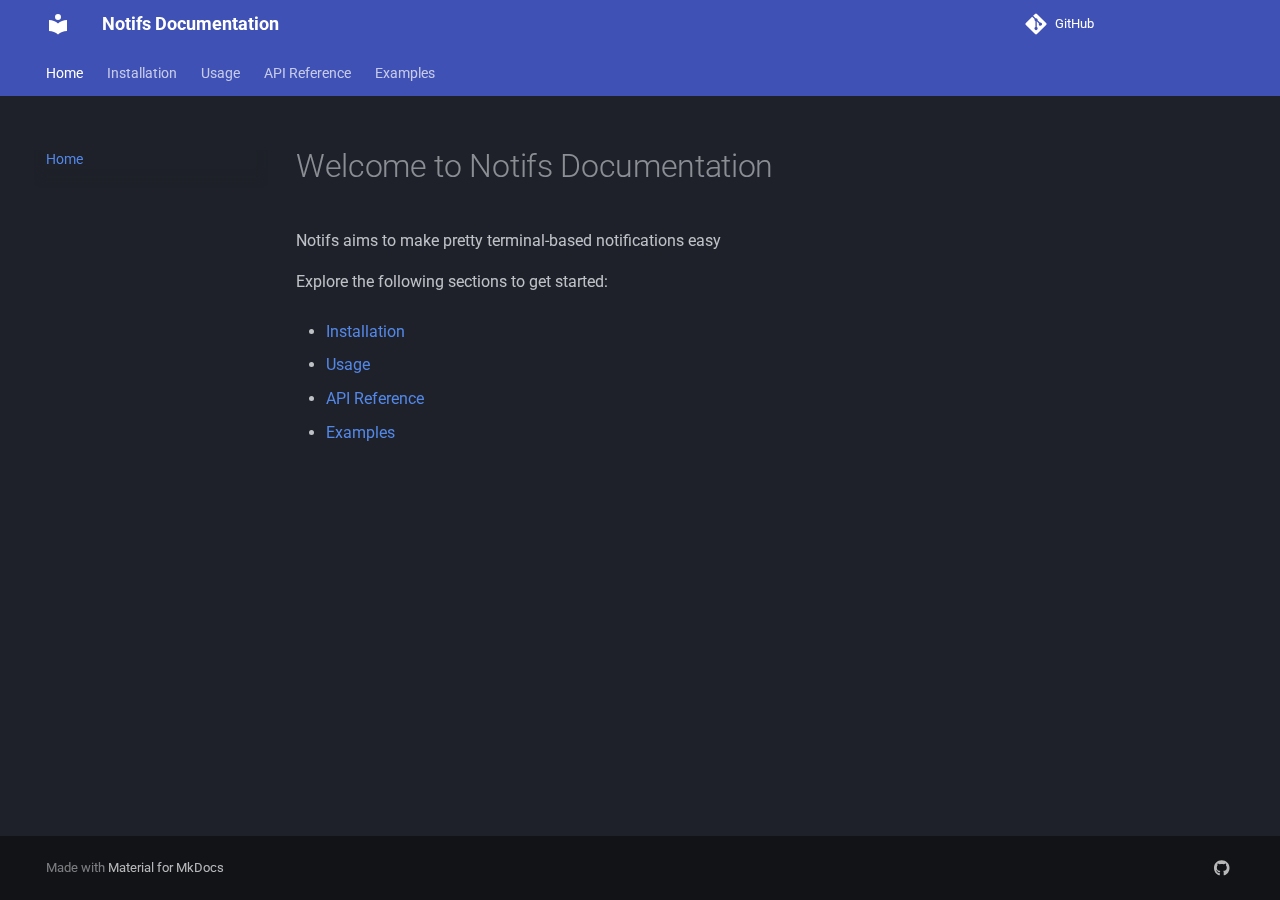
<file: index.html>
<!doctype html>
<html lang="en" class="no-js">
  <head>
    
      <meta charset="utf-8">
      <meta name="viewport" content="width=device-width,initial-scale=1">
      
        <meta name="description" content="A library for easy terminal notifications.">
      
      
      
        <link rel="canonical" href="https://dootss.github.io/notifs/">
      
      
      
        <link rel="next" href="installation/">
      
      
      <link rel="icon" href="assets/images/favicon.png">
      <meta name="generator" content="mkdocs-1.5.3, mkdocs-material-9.5.3">
    
    
      
        <title>Notifs Documentation</title>
      
    
    
      <link rel="stylesheet" href="assets/stylesheets/main.50c56a3b.min.css">
      
        
        <link rel="stylesheet" href="assets/stylesheets/palette.06af60db.min.css">
      
      


    
    
      
    
    
      
        
        
        <link rel="preconnect" href="https://fonts.gstatic.com" crossorigin>
        <link rel="stylesheet" href="https://fonts.googleapis.com/css?family=Roboto:300,300i,400,400i,700,700i%7CRoboto+Mono:400,400i,700,700i&display=fallback">
        <style>:root{--md-text-font:"Roboto";--md-code-font:"Roboto Mono"}</style>
      
    
    
      <link rel="stylesheet" href="assets/css/custom.css">
    
    <script>__md_scope=new URL(".",location),__md_hash=e=>[...e].reduce((e,_)=>(e<<5)-e+_.charCodeAt(0),0),__md_get=(e,_=localStorage,t=__md_scope)=>JSON.parse(_.getItem(t.pathname+"."+e)),__md_set=(e,_,t=localStorage,a=__md_scope)=>{try{t.setItem(a.pathname+"."+e,JSON.stringify(_))}catch(e){}}</script>
    
      

    
    
    
  </head>
  
  
    
    
    
    
    
    <body dir="ltr" data-md-color-scheme="slate" data-md-color-primary="indigo" data-md-color-accent="indigo">
  
    
    <input class="md-toggle" data-md-toggle="drawer" type="checkbox" id="__drawer" autocomplete="off">
    <input class="md-toggle" data-md-toggle="search" type="checkbox" id="__search" autocomplete="off">
    <label class="md-overlay" for="__drawer"></label>
    <div data-md-component="skip">
      
        
        <a href="#welcome-to-notifs-documentation" class="md-skip">
          Skip to content
        </a>
      
    </div>
    <div data-md-component="announce">
      
    </div>
    
    
      

<header class="md-header" data-md-component="header">
  <nav class="md-header__inner md-grid" aria-label="Header">
    <a href="." title="Notifs Documentation" class="md-header__button md-logo" aria-label="Notifs Documentation" data-md-component="logo">
      
  
  <svg xmlns="http://www.w3.org/2000/svg" viewBox="0 0 24 24"><path d="M12 8a3 3 0 0 0 3-3 3 3 0 0 0-3-3 3 3 0 0 0-3 3 3 3 0 0 0 3 3m0 3.54C9.64 9.35 6.5 8 3 8v11c3.5 0 6.64 1.35 9 3.54 2.36-2.19 5.5-3.54 9-3.54V8c-3.5 0-6.64 1.35-9 3.54Z"/></svg>

    </a>
    <label class="md-header__button md-icon" for="__drawer">
      
      <svg xmlns="http://www.w3.org/2000/svg" viewBox="0 0 24 24"><path d="M3 6h18v2H3V6m0 5h18v2H3v-2m0 5h18v2H3v-2Z"/></svg>
    </label>
    <div class="md-header__title" data-md-component="header-title">
      <div class="md-header__ellipsis">
        <div class="md-header__topic">
          <span class="md-ellipsis">
            Notifs Documentation
          </span>
        </div>
        <div class="md-header__topic" data-md-component="header-topic">
          <span class="md-ellipsis">
            
              Home
            
          </span>
        </div>
      </div>
    </div>
    
      
    
    
    
    
    
      <div class="md-header__source">
        <a href="https://github.com/dootss/notifs" title="Go to repository" class="md-source" data-md-component="source">
  <div class="md-source__icon md-icon">
    
    <svg xmlns="http://www.w3.org/2000/svg" viewBox="0 0 448 512"><!--! Font Awesome Free 6.5.1 by @fontawesome - https://fontawesome.com License - https://fontawesome.com/license/free (Icons: CC BY 4.0, Fonts: SIL OFL 1.1, Code: MIT License) Copyright 2023 Fonticons, Inc.--><path d="M439.55 236.05 244 40.45a28.87 28.87 0 0 0-40.81 0l-40.66 40.63 51.52 51.52c27.06-9.14 52.68 16.77 43.39 43.68l49.66 49.66c34.23-11.8 61.18 31 35.47 56.69-26.49 26.49-70.21-2.87-56-37.34L240.22 199v121.85c25.3 12.54 22.26 41.85 9.08 55a34.34 34.34 0 0 1-48.55 0c-17.57-17.6-11.07-46.91 11.25-56v-123c-20.8-8.51-24.6-30.74-18.64-45L142.57 101 8.45 235.14a28.86 28.86 0 0 0 0 40.81l195.61 195.6a28.86 28.86 0 0 0 40.8 0l194.69-194.69a28.86 28.86 0 0 0 0-40.81z"/></svg>
  </div>
  <div class="md-source__repository">
    GitHub
  </div>
</a>
      </div>
    
  </nav>
  
</header>
    
    <div class="md-container" data-md-component="container">
      
      
        
          
            
<nav class="md-tabs" aria-label="Tabs" data-md-component="tabs">
  <div class="md-grid">
    <ul class="md-tabs__list">
      
        
  
  
    
  
  
    <li class="md-tabs__item md-tabs__item--active">
      <a href="." class="md-tabs__link">
        
  
    
  
  Home

      </a>
    </li>
  

      
        
  
  
  
    <li class="md-tabs__item">
      <a href="installation/" class="md-tabs__link">
        
  
    
  
  Installation

      </a>
    </li>
  

      
        
  
  
  
    <li class="md-tabs__item">
      <a href="usage/" class="md-tabs__link">
        
  
    
  
  Usage

      </a>
    </li>
  

      
        
  
  
  
    <li class="md-tabs__item">
      <a href="api_reference/" class="md-tabs__link">
        
  
    
  
  API Reference

      </a>
    </li>
  

      
        
  
  
  
    <li class="md-tabs__item">
      <a href="examples/" class="md-tabs__link">
        
  
    
  
  Examples

      </a>
    </li>
  

      
    </ul>
  </div>
</nav>
          
        
      
      <main class="md-main" data-md-component="main">
        <div class="md-main__inner md-grid">
          
            
              
              <div class="md-sidebar md-sidebar--primary" data-md-component="sidebar" data-md-type="navigation" >
                <div class="md-sidebar__scrollwrap">
                  <div class="md-sidebar__inner">
                    


  


<nav class="md-nav md-nav--primary md-nav--lifted" aria-label="Navigation" data-md-level="0">
  <label class="md-nav__title" for="__drawer">
    <a href="." title="Notifs Documentation" class="md-nav__button md-logo" aria-label="Notifs Documentation" data-md-component="logo">
      
  
  <svg xmlns="http://www.w3.org/2000/svg" viewBox="0 0 24 24"><path d="M12 8a3 3 0 0 0 3-3 3 3 0 0 0-3-3 3 3 0 0 0-3 3 3 3 0 0 0 3 3m0 3.54C9.64 9.35 6.5 8 3 8v11c3.5 0 6.64 1.35 9 3.54 2.36-2.19 5.5-3.54 9-3.54V8c-3.5 0-6.64 1.35-9 3.54Z"/></svg>

    </a>
    Notifs Documentation
  </label>
  
    <div class="md-nav__source">
      <a href="https://github.com/dootss/notifs" title="Go to repository" class="md-source" data-md-component="source">
  <div class="md-source__icon md-icon">
    
    <svg xmlns="http://www.w3.org/2000/svg" viewBox="0 0 448 512"><!--! Font Awesome Free 6.5.1 by @fontawesome - https://fontawesome.com License - https://fontawesome.com/license/free (Icons: CC BY 4.0, Fonts: SIL OFL 1.1, Code: MIT License) Copyright 2023 Fonticons, Inc.--><path d="M439.55 236.05 244 40.45a28.87 28.87 0 0 0-40.81 0l-40.66 40.63 51.52 51.52c27.06-9.14 52.68 16.77 43.39 43.68l49.66 49.66c34.23-11.8 61.18 31 35.47 56.69-26.49 26.49-70.21-2.87-56-37.34L240.22 199v121.85c25.3 12.54 22.26 41.85 9.08 55a34.34 34.34 0 0 1-48.55 0c-17.57-17.6-11.07-46.91 11.25-56v-123c-20.8-8.51-24.6-30.74-18.64-45L142.57 101 8.45 235.14a28.86 28.86 0 0 0 0 40.81l195.61 195.6a28.86 28.86 0 0 0 40.8 0l194.69-194.69a28.86 28.86 0 0 0 0-40.81z"/></svg>
  </div>
  <div class="md-source__repository">
    GitHub
  </div>
</a>
    </div>
  
  <ul class="md-nav__list" data-md-scrollfix>
    
      
      
  
  
    
  
  
  
    <li class="md-nav__item md-nav__item--active">
      
      <input class="md-nav__toggle md-toggle" type="checkbox" id="__toc">
      
      
        
      
      
      <a href="." class="md-nav__link md-nav__link--active">
        
  
  <span class="md-ellipsis">
    Home
  </span>
  

      </a>
      
    </li>
  

    
      
      
  
  
  
  
    <li class="md-nav__item">
      <a href="installation/" class="md-nav__link">
        
  
  <span class="md-ellipsis">
    Installation
  </span>
  

      </a>
    </li>
  

    
      
      
  
  
  
  
    <li class="md-nav__item">
      <a href="usage/" class="md-nav__link">
        
  
  <span class="md-ellipsis">
    Usage
  </span>
  

      </a>
    </li>
  

    
      
      
  
  
  
  
    <li class="md-nav__item">
      <a href="api_reference/" class="md-nav__link">
        
  
  <span class="md-ellipsis">
    API Reference
  </span>
  

      </a>
    </li>
  

    
      
      
  
  
  
  
    <li class="md-nav__item">
      <a href="examples/" class="md-nav__link">
        
  
  <span class="md-ellipsis">
    Examples
  </span>
  

      </a>
    </li>
  

    
  </ul>
</nav>
                  </div>
                </div>
              </div>
            
            
              
              <div class="md-sidebar md-sidebar--secondary" data-md-component="sidebar" data-md-type="toc" >
                <div class="md-sidebar__scrollwrap">
                  <div class="md-sidebar__inner">
                    

<nav class="md-nav md-nav--secondary" aria-label="Table of contents">
  
  
  
    
  
  
</nav>
                  </div>
                </div>
              </div>
            
          
          
            <div class="md-content" data-md-component="content">
              <article class="md-content__inner md-typeset">
                
                  

  
  


<h1 id="welcome-to-notifs-documentation">Welcome to Notifs Documentation</h1>
<p>Notifs aims to make pretty terminal-based notifications easy</p>
<p>Explore the following sections to get started:</p>
<ul>
<li>
<p><a href="installation">Installation</a></p>
</li>
<li>
<p><a href="usage">Usage</a></p>
</li>
<li>
<p><a href="api_reference">API Reference</a></p>
</li>
<li>
<p><a href="examples">Examples</a></p>
</li>
</ul>












                
              </article>
            </div>
          
          
<script>var target=document.getElementById(location.hash.slice(1));target&&target.name&&(target.checked=target.name.startsWith("__tabbed_"))</script>
        </div>
        
      </main>
      
        <footer class="md-footer">
  
  <div class="md-footer-meta md-typeset">
    <div class="md-footer-meta__inner md-grid">
      <div class="md-copyright">
  
  
    Made with
    <a href="https://squidfunk.github.io/mkdocs-material/" target="_blank" rel="noopener">
      Material for MkDocs
    </a>
  
</div>
      
        <div class="md-social">
  
    
    
    
    
      
      
    
    <a href="https://github.com/dootss" target="_blank" rel="noopener" title="github.com" class="md-social__link">
      <svg xmlns="http://www.w3.org/2000/svg" viewBox="0 0 496 512"><!--! Font Awesome Free 6.5.1 by @fontawesome - https://fontawesome.com License - https://fontawesome.com/license/free (Icons: CC BY 4.0, Fonts: SIL OFL 1.1, Code: MIT License) Copyright 2023 Fonticons, Inc.--><path d="M165.9 397.4c0 2-2.3 3.6-5.2 3.6-3.3.3-5.6-1.3-5.6-3.6 0-2 2.3-3.6 5.2-3.6 3-.3 5.6 1.3 5.6 3.6zm-31.1-4.5c-.7 2 1.3 4.3 4.3 4.9 2.6 1 5.6 0 6.2-2s-1.3-4.3-4.3-5.2c-2.6-.7-5.5.3-6.2 2.3zm44.2-1.7c-2.9.7-4.9 2.6-4.6 4.9.3 2 2.9 3.3 5.9 2.6 2.9-.7 4.9-2.6 4.6-4.6-.3-1.9-3-3.2-5.9-2.9zM244.8 8C106.1 8 0 113.3 0 252c0 110.9 69.8 205.8 169.5 239.2 12.8 2.3 17.3-5.6 17.3-12.1 0-6.2-.3-40.4-.3-61.4 0 0-70 15-84.7-29.8 0 0-11.4-29.1-27.8-36.6 0 0-22.9-15.7 1.6-15.4 0 0 24.9 2 38.6 25.8 21.9 38.6 58.6 27.5 72.9 20.9 2.3-16 8.8-27.1 16-33.7-55.9-6.2-112.3-14.3-112.3-110.5 0-27.5 7.6-41.3 23.6-58.9-2.6-6.5-11.1-33.3 2.6-67.9 20.9-6.5 69 27 69 27 20-5.6 41.5-8.5 62.8-8.5s42.8 2.9 62.8 8.5c0 0 48.1-33.6 69-27 13.7 34.7 5.2 61.4 2.6 67.9 16 17.7 25.8 31.5 25.8 58.9 0 96.5-58.9 104.2-114.8 110.5 9.2 7.9 17 22.9 17 46.4 0 33.7-.3 75.4-.3 83.6 0 6.5 4.6 14.4 17.3 12.1C428.2 457.8 496 362.9 496 252 496 113.3 383.5 8 244.8 8zM97.2 352.9c-1.3 1-1 3.3.7 5.2 1.6 1.6 3.9 2.3 5.2 1 1.3-1 1-3.3-.7-5.2-1.6-1.6-3.9-2.3-5.2-1zm-10.8-8.1c-.7 1.3.3 2.9 2.3 3.9 1.6 1 3.6.7 4.3-.7.7-1.3-.3-2.9-2.3-3.9-2-.6-3.6-.3-4.3.7zm32.4 35.6c-1.6 1.3-1 4.3 1.3 6.2 2.3 2.3 5.2 2.6 6.5 1 1.3-1.3.7-4.3-1.3-6.2-2.2-2.3-5.2-2.6-6.5-1zm-11.4-14.7c-1.6 1-1.6 3.6 0 5.9 1.6 2.3 4.3 3.3 5.6 2.3 1.6-1.3 1.6-3.9 0-6.2-1.4-2.3-4-3.3-5.6-2z"/></svg>
    </a>
  
</div>
      
    </div>
  </div>
</footer>
      
    </div>
    <div class="md-dialog" data-md-component="dialog">
      <div class="md-dialog__inner md-typeset"></div>
    </div>
    
    
    <script id="__config" type="application/json">{"base": ".", "features": ["navigation.tabs", "navigation.instant"], "search": "assets/javascripts/workers/search.f886a092.min.js", "translations": {"clipboard.copied": "Copied to clipboard", "clipboard.copy": "Copy to clipboard", "search.result.more.one": "1 more on this page", "search.result.more.other": "# more on this page", "search.result.none": "No matching documents", "search.result.one": "1 matching document", "search.result.other": "# matching documents", "search.result.placeholder": "Type to start searching", "search.result.term.missing": "Missing", "select.version": "Select version"}}</script>
    
    
      <script src="assets/javascripts/bundle.d7c377c4.min.js"></script>
      
    
  </body>
</html>
</file>
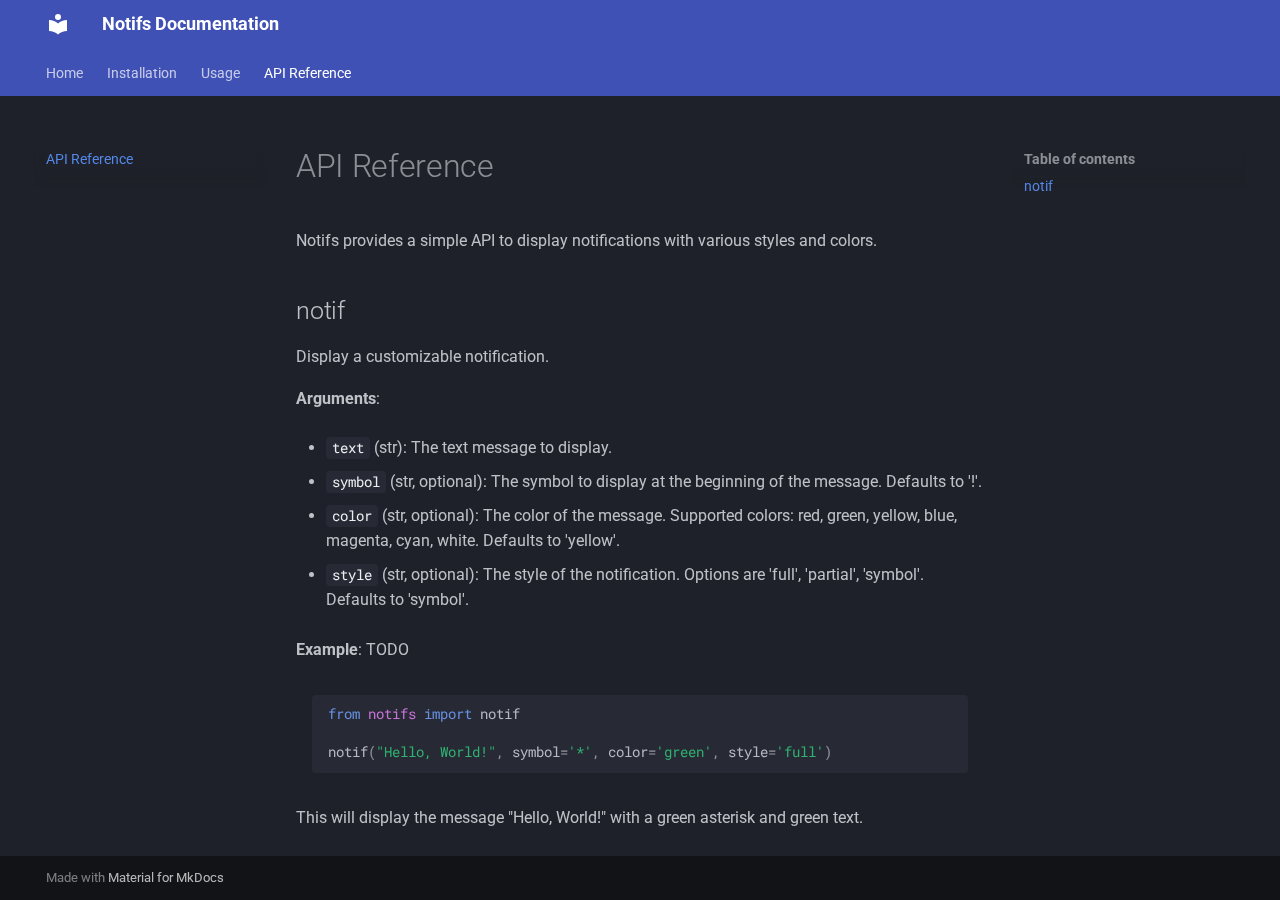
<file: api_reference/index.html>
<!doctype html>
<html lang="en" class="no-js">
  <head>
    
      <meta charset="utf-8">
      <meta name="viewport" content="width=device-width,initial-scale=1">
      
      
      
      
        <link rel="prev" href="../usage/">
      
      
      
      <link rel="icon" href="../assets/images/favicon.png">
      <meta name="generator" content="mkdocs-1.5.3, mkdocs-material-9.5.3">
    
    
      
        <title>API Reference - Notifs Documentation</title>
      
    
    
      <link rel="stylesheet" href="../assets/stylesheets/main.50c56a3b.min.css">
      
        
        <link rel="stylesheet" href="../assets/stylesheets/palette.06af60db.min.css">
      
      


    
    
      
    
    
      
        
        
        <link rel="preconnect" href="https://fonts.gstatic.com" crossorigin>
        <link rel="stylesheet" href="https://fonts.googleapis.com/css?family=Roboto:300,300i,400,400i,700,700i%7CRoboto+Mono:400,400i,700,700i&display=fallback">
        <style>:root{--md-text-font:"Roboto";--md-code-font:"Roboto Mono"}</style>
      
    
    
      <link rel="stylesheet" href="../assets/css/custom.css">
    
    <script>__md_scope=new URL("..",location),__md_hash=e=>[...e].reduce((e,_)=>(e<<5)-e+_.charCodeAt(0),0),__md_get=(e,_=localStorage,t=__md_scope)=>JSON.parse(_.getItem(t.pathname+"."+e)),__md_set=(e,_,t=localStorage,a=__md_scope)=>{try{t.setItem(a.pathname+"."+e,JSON.stringify(_))}catch(e){}}</script>
    
      

    
    
    
  </head>
  
  
    
    
    
    
    
    <body dir="ltr" data-md-color-scheme="slate" data-md-color-primary="indigo" data-md-color-accent="indigo">
  
    
    <input class="md-toggle" data-md-toggle="drawer" type="checkbox" id="__drawer" autocomplete="off">
    <input class="md-toggle" data-md-toggle="search" type="checkbox" id="__search" autocomplete="off">
    <label class="md-overlay" for="__drawer"></label>
    <div data-md-component="skip">
      
        
        <a href="#api-reference" class="md-skip">
          Skip to content
        </a>
      
    </div>
    <div data-md-component="announce">
      
    </div>
    
    
      

<header class="md-header" data-md-component="header">
  <nav class="md-header__inner md-grid" aria-label="Header">
    <a href=".." title="Notifs Documentation" class="md-header__button md-logo" aria-label="Notifs Documentation" data-md-component="logo">
      
  
  <svg xmlns="http://www.w3.org/2000/svg" viewBox="0 0 24 24"><path d="M12 8a3 3 0 0 0 3-3 3 3 0 0 0-3-3 3 3 0 0 0-3 3 3 3 0 0 0 3 3m0 3.54C9.64 9.35 6.5 8 3 8v11c3.5 0 6.64 1.35 9 3.54 2.36-2.19 5.5-3.54 9-3.54V8c-3.5 0-6.64 1.35-9 3.54Z"/></svg>

    </a>
    <label class="md-header__button md-icon" for="__drawer">
      
      <svg xmlns="http://www.w3.org/2000/svg" viewBox="0 0 24 24"><path d="M3 6h18v2H3V6m0 5h18v2H3v-2m0 5h18v2H3v-2Z"/></svg>
    </label>
    <div class="md-header__title" data-md-component="header-title">
      <div class="md-header__ellipsis">
        <div class="md-header__topic">
          <span class="md-ellipsis">
            Notifs Documentation
          </span>
        </div>
        <div class="md-header__topic" data-md-component="header-topic">
          <span class="md-ellipsis">
            
              API Reference
            
          </span>
        </div>
      </div>
    </div>
    
      
    
    
    
    
    
  </nav>
  
</header>
    
    <div class="md-container" data-md-component="container">
      
      
        
          
            
<nav class="md-tabs" aria-label="Tabs" data-md-component="tabs">
  <div class="md-grid">
    <ul class="md-tabs__list">
      
        
  
  
  
    <li class="md-tabs__item">
      <a href=".." class="md-tabs__link">
        
  
    
  
  Home

      </a>
    </li>
  

      
        
  
  
  
    <li class="md-tabs__item">
      <a href="../installation/" class="md-tabs__link">
        
  
    
  
  Installation

      </a>
    </li>
  

      
        
  
  
  
    <li class="md-tabs__item">
      <a href="../usage/" class="md-tabs__link">
        
  
    
  
  Usage

      </a>
    </li>
  

      
        
  
  
    
  
  
    <li class="md-tabs__item md-tabs__item--active">
      <a href="./" class="md-tabs__link">
        
  
    
  
  API Reference

      </a>
    </li>
  

      
    </ul>
  </div>
</nav>
          
        
      
      <main class="md-main" data-md-component="main">
        <div class="md-main__inner md-grid">
          
            
              
              <div class="md-sidebar md-sidebar--primary" data-md-component="sidebar" data-md-type="navigation" >
                <div class="md-sidebar__scrollwrap">
                  <div class="md-sidebar__inner">
                    


  


<nav class="md-nav md-nav--primary md-nav--lifted" aria-label="Navigation" data-md-level="0">
  <label class="md-nav__title" for="__drawer">
    <a href=".." title="Notifs Documentation" class="md-nav__button md-logo" aria-label="Notifs Documentation" data-md-component="logo">
      
  
  <svg xmlns="http://www.w3.org/2000/svg" viewBox="0 0 24 24"><path d="M12 8a3 3 0 0 0 3-3 3 3 0 0 0-3-3 3 3 0 0 0-3 3 3 3 0 0 0 3 3m0 3.54C9.64 9.35 6.5 8 3 8v11c3.5 0 6.64 1.35 9 3.54 2.36-2.19 5.5-3.54 9-3.54V8c-3.5 0-6.64 1.35-9 3.54Z"/></svg>

    </a>
    Notifs Documentation
  </label>
  
  <ul class="md-nav__list" data-md-scrollfix>
    
      
      
  
  
  
  
    <li class="md-nav__item">
      <a href=".." class="md-nav__link">
        
  
  <span class="md-ellipsis">
    Home
  </span>
  

      </a>
    </li>
  

    
      
      
  
  
  
  
    <li class="md-nav__item">
      <a href="../installation/" class="md-nav__link">
        
  
  <span class="md-ellipsis">
    Installation
  </span>
  

      </a>
    </li>
  

    
      
      
  
  
  
  
    <li class="md-nav__item">
      <a href="../usage/" class="md-nav__link">
        
  
  <span class="md-ellipsis">
    Usage
  </span>
  

      </a>
    </li>
  

    
      
      
  
  
    
  
  
  
    <li class="md-nav__item md-nav__item--active">
      
      <input class="md-nav__toggle md-toggle" type="checkbox" id="__toc">
      
      
        
      
      
        <label class="md-nav__link md-nav__link--active" for="__toc">
          
  
  <span class="md-ellipsis">
    API Reference
  </span>
  

          <span class="md-nav__icon md-icon"></span>
        </label>
      
      <a href="./" class="md-nav__link md-nav__link--active">
        
  
  <span class="md-ellipsis">
    API Reference
  </span>
  

      </a>
      
        

<nav class="md-nav md-nav--secondary" aria-label="Table of contents">
  
  
  
    
  
  
    <label class="md-nav__title" for="__toc">
      <span class="md-nav__icon md-icon"></span>
      Table of contents
    </label>
    <ul class="md-nav__list" data-md-component="toc" data-md-scrollfix>
      
        <li class="md-nav__item">
  <a href="#notif" class="md-nav__link">
    <span class="md-ellipsis">
      notif
    </span>
  </a>
  
</li>
      
    </ul>
  
</nav>
      
    </li>
  

    
  </ul>
</nav>
                  </div>
                </div>
              </div>
            
            
              
              <div class="md-sidebar md-sidebar--secondary" data-md-component="sidebar" data-md-type="toc" >
                <div class="md-sidebar__scrollwrap">
                  <div class="md-sidebar__inner">
                    

<nav class="md-nav md-nav--secondary" aria-label="Table of contents">
  
  
  
    
  
  
    <label class="md-nav__title" for="__toc">
      <span class="md-nav__icon md-icon"></span>
      Table of contents
    </label>
    <ul class="md-nav__list" data-md-component="toc" data-md-scrollfix>
      
        <li class="md-nav__item">
  <a href="#notif" class="md-nav__link">
    <span class="md-ellipsis">
      notif
    </span>
  </a>
  
</li>
      
    </ul>
  
</nav>
                  </div>
                </div>
              </div>
            
          
          
            <div class="md-content" data-md-component="content">
              <article class="md-content__inner md-typeset">
                
                  


<h1 id="api-reference">API Reference</h1>
<p>Notifs provides a simple API to display notifications with various styles and colors.</p>
<h2 id="notif">notif</h2>
<p>Display a customizable notification.</p>
<p><strong>Arguments</strong>:</p>
<ul>
<li>
<p><code>text</code> (str): The text message to display.</p>
</li>
<li>
<p><code>symbol</code> (str, optional): The symbol to display at the beginning of the message. Defaults to '!'.</p>
</li>
<li>
<p><code>color</code> (str, optional): The color of the message. Supported colors: red, green, yellow, blue, magenta, cyan, white. Defaults to 'yellow'.</p>
</li>
<li>
<p><code>style</code> (str, optional): The style of the notification. Options are 'full', 'partial', 'symbol'. Defaults to 'symbol'.</p>
</li>
</ul>
<p><strong>Example</strong>:
TODO
<div class="language-py highlight"><pre><span></span><code><span id="__span-0-1"><a id="__codelineno-0-1" name="__codelineno-0-1" href="#__codelineno-0-1"></a><span class="kn">from</span> <span class="nn">notifs</span> <span class="kn">import</span> <span class="n">notif</span>
</span><span id="__span-0-2"><a id="__codelineno-0-2" name="__codelineno-0-2" href="#__codelineno-0-2"></a>
</span><span id="__span-0-3"><a id="__codelineno-0-3" name="__codelineno-0-3" href="#__codelineno-0-3"></a><span class="n">notif</span><span class="p">(</span><span class="s2">&quot;Hello, World!&quot;</span><span class="p">,</span> <span class="n">symbol</span><span class="o">=</span><span class="s1">&#39;*&#39;</span><span class="p">,</span> <span class="n">color</span><span class="o">=</span><span class="s1">&#39;green&#39;</span><span class="p">,</span> <span class="n">style</span><span class="o">=</span><span class="s1">&#39;full&#39;</span><span class="p">)</span>
</span></code></pre></div></p>
<p>This will display the message "Hello, World!" with a green asterisk and green text.</p>












                
              </article>
            </div>
          
          
<script>var target=document.getElementById(location.hash.slice(1));target&&target.name&&(target.checked=target.name.startsWith("__tabbed_"))</script>
        </div>
        
      </main>
      
        <footer class="md-footer">
  
  <div class="md-footer-meta md-typeset">
    <div class="md-footer-meta__inner md-grid">
      <div class="md-copyright">
  
  
    Made with
    <a href="https://squidfunk.github.io/mkdocs-material/" target="_blank" rel="noopener">
      Material for MkDocs
    </a>
  
</div>
      
    </div>
  </div>
</footer>
      
    </div>
    <div class="md-dialog" data-md-component="dialog">
      <div class="md-dialog__inner md-typeset"></div>
    </div>
    
    
    <script id="__config" type="application/json">{"base": "..", "features": ["navigation.tabs", "navigation.instant"], "search": "../assets/javascripts/workers/search.f886a092.min.js", "translations": {"clipboard.copied": "Copied to clipboard", "clipboard.copy": "Copy to clipboard", "search.result.more.one": "1 more on this page", "search.result.more.other": "# more on this page", "search.result.none": "No matching documents", "search.result.one": "1 matching document", "search.result.other": "# matching documents", "search.result.placeholder": "Type to start searching", "search.result.term.missing": "Missing", "select.version": "Select version"}}</script>
    
    
      <script src="../assets/javascripts/bundle.d7c377c4.min.js"></script>
      
    
  </body>
</html>
</file>
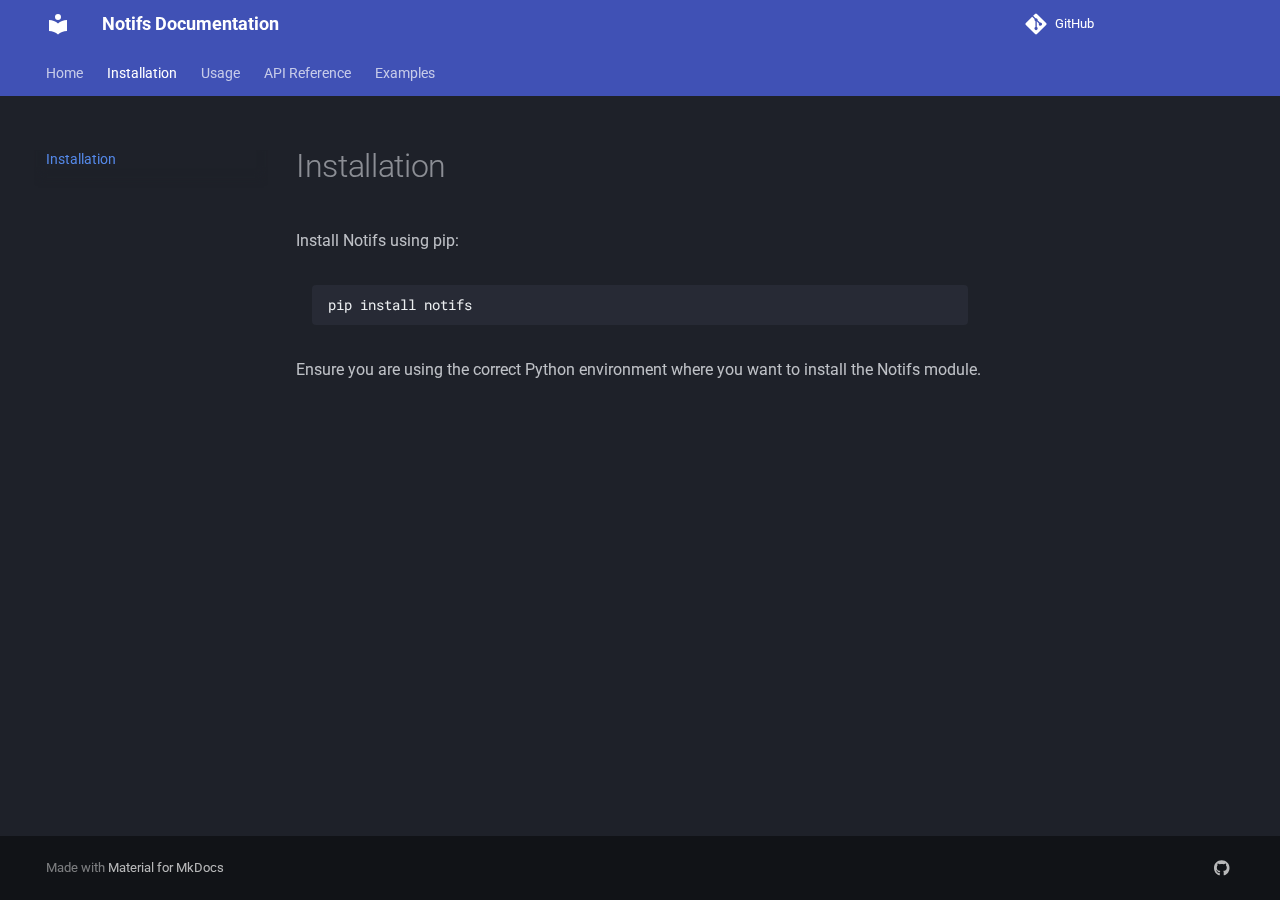
<file: installation/index.html>
<!doctype html>
<html lang="en" class="no-js">
  <head>
    
      <meta charset="utf-8">
      <meta name="viewport" content="width=device-width,initial-scale=1">
      
        <meta name="description" content="A library for easy terminal notifications.">
      
      
      
        <link rel="canonical" href="https://dootss.github.io/notifs/installation/">
      
      
        <link rel="prev" href="..">
      
      
        <link rel="next" href="../usage/">
      
      
      <link rel="icon" href="../assets/images/favicon.png">
      <meta name="generator" content="mkdocs-1.5.3, mkdocs-material-9.5.3">
    
    
      
        <title>Installation - Notifs Documentation</title>
      
    
    
      <link rel="stylesheet" href="../assets/stylesheets/main.50c56a3b.min.css">
      
        
        <link rel="stylesheet" href="../assets/stylesheets/palette.06af60db.min.css">
      
      


    
    
      
    
    
      
        
        
        <link rel="preconnect" href="https://fonts.gstatic.com" crossorigin>
        <link rel="stylesheet" href="https://fonts.googleapis.com/css?family=Roboto:300,300i,400,400i,700,700i%7CRoboto+Mono:400,400i,700,700i&display=fallback">
        <style>:root{--md-text-font:"Roboto";--md-code-font:"Roboto Mono"}</style>
      
    
    
      <link rel="stylesheet" href="../assets/css/custom.css">
    
    <script>__md_scope=new URL("..",location),__md_hash=e=>[...e].reduce((e,_)=>(e<<5)-e+_.charCodeAt(0),0),__md_get=(e,_=localStorage,t=__md_scope)=>JSON.parse(_.getItem(t.pathname+"."+e)),__md_set=(e,_,t=localStorage,a=__md_scope)=>{try{t.setItem(a.pathname+"."+e,JSON.stringify(_))}catch(e){}}</script>
    
      

    
    
    
  </head>
  
  
    
    
    
    
    
    <body dir="ltr" data-md-color-scheme="slate" data-md-color-primary="indigo" data-md-color-accent="indigo">
  
    
    <input class="md-toggle" data-md-toggle="drawer" type="checkbox" id="__drawer" autocomplete="off">
    <input class="md-toggle" data-md-toggle="search" type="checkbox" id="__search" autocomplete="off">
    <label class="md-overlay" for="__drawer"></label>
    <div data-md-component="skip">
      
        
        <a href="#installation" class="md-skip">
          Skip to content
        </a>
      
    </div>
    <div data-md-component="announce">
      
    </div>
    
    
      

<header class="md-header" data-md-component="header">
  <nav class="md-header__inner md-grid" aria-label="Header">
    <a href=".." title="Notifs Documentation" class="md-header__button md-logo" aria-label="Notifs Documentation" data-md-component="logo">
      
  
  <svg xmlns="http://www.w3.org/2000/svg" viewBox="0 0 24 24"><path d="M12 8a3 3 0 0 0 3-3 3 3 0 0 0-3-3 3 3 0 0 0-3 3 3 3 0 0 0 3 3m0 3.54C9.64 9.35 6.5 8 3 8v11c3.5 0 6.64 1.35 9 3.54 2.36-2.19 5.5-3.54 9-3.54V8c-3.5 0-6.64 1.35-9 3.54Z"/></svg>

    </a>
    <label class="md-header__button md-icon" for="__drawer">
      
      <svg xmlns="http://www.w3.org/2000/svg" viewBox="0 0 24 24"><path d="M3 6h18v2H3V6m0 5h18v2H3v-2m0 5h18v2H3v-2Z"/></svg>
    </label>
    <div class="md-header__title" data-md-component="header-title">
      <div class="md-header__ellipsis">
        <div class="md-header__topic">
          <span class="md-ellipsis">
            Notifs Documentation
          </span>
        </div>
        <div class="md-header__topic" data-md-component="header-topic">
          <span class="md-ellipsis">
            
              Installation
            
          </span>
        </div>
      </div>
    </div>
    
      
    
    
    
    
    
      <div class="md-header__source">
        <a href="https://github.com/dootss/notifs" title="Go to repository" class="md-source" data-md-component="source">
  <div class="md-source__icon md-icon">
    
    <svg xmlns="http://www.w3.org/2000/svg" viewBox="0 0 448 512"><!--! Font Awesome Free 6.5.1 by @fontawesome - https://fontawesome.com License - https://fontawesome.com/license/free (Icons: CC BY 4.0, Fonts: SIL OFL 1.1, Code: MIT License) Copyright 2023 Fonticons, Inc.--><path d="M439.55 236.05 244 40.45a28.87 28.87 0 0 0-40.81 0l-40.66 40.63 51.52 51.52c27.06-9.14 52.68 16.77 43.39 43.68l49.66 49.66c34.23-11.8 61.18 31 35.47 56.69-26.49 26.49-70.21-2.87-56-37.34L240.22 199v121.85c25.3 12.54 22.26 41.85 9.08 55a34.34 34.34 0 0 1-48.55 0c-17.57-17.6-11.07-46.91 11.25-56v-123c-20.8-8.51-24.6-30.74-18.64-45L142.57 101 8.45 235.14a28.86 28.86 0 0 0 0 40.81l195.61 195.6a28.86 28.86 0 0 0 40.8 0l194.69-194.69a28.86 28.86 0 0 0 0-40.81z"/></svg>
  </div>
  <div class="md-source__repository">
    GitHub
  </div>
</a>
      </div>
    
  </nav>
  
</header>
    
    <div class="md-container" data-md-component="container">
      
      
        
          
            
<nav class="md-tabs" aria-label="Tabs" data-md-component="tabs">
  <div class="md-grid">
    <ul class="md-tabs__list">
      
        
  
  
  
    <li class="md-tabs__item">
      <a href=".." class="md-tabs__link">
        
  
    
  
  Home

      </a>
    </li>
  

      
        
  
  
    
  
  
    <li class="md-tabs__item md-tabs__item--active">
      <a href="./" class="md-tabs__link">
        
  
    
  
  Installation

      </a>
    </li>
  

      
        
  
  
  
    <li class="md-tabs__item">
      <a href="../usage/" class="md-tabs__link">
        
  
    
  
  Usage

      </a>
    </li>
  

      
        
  
  
  
    <li class="md-tabs__item">
      <a href="../api_reference/" class="md-tabs__link">
        
  
    
  
  API Reference

      </a>
    </li>
  

      
        
  
  
  
    <li class="md-tabs__item">
      <a href="../examples/" class="md-tabs__link">
        
  
    
  
  Examples

      </a>
    </li>
  

      
    </ul>
  </div>
</nav>
          
        
      
      <main class="md-main" data-md-component="main">
        <div class="md-main__inner md-grid">
          
            
              
              <div class="md-sidebar md-sidebar--primary" data-md-component="sidebar" data-md-type="navigation" >
                <div class="md-sidebar__scrollwrap">
                  <div class="md-sidebar__inner">
                    


  


<nav class="md-nav md-nav--primary md-nav--lifted" aria-label="Navigation" data-md-level="0">
  <label class="md-nav__title" for="__drawer">
    <a href=".." title="Notifs Documentation" class="md-nav__button md-logo" aria-label="Notifs Documentation" data-md-component="logo">
      
  
  <svg xmlns="http://www.w3.org/2000/svg" viewBox="0 0 24 24"><path d="M12 8a3 3 0 0 0 3-3 3 3 0 0 0-3-3 3 3 0 0 0-3 3 3 3 0 0 0 3 3m0 3.54C9.64 9.35 6.5 8 3 8v11c3.5 0 6.64 1.35 9 3.54 2.36-2.19 5.5-3.54 9-3.54V8c-3.5 0-6.64 1.35-9 3.54Z"/></svg>

    </a>
    Notifs Documentation
  </label>
  
    <div class="md-nav__source">
      <a href="https://github.com/dootss/notifs" title="Go to repository" class="md-source" data-md-component="source">
  <div class="md-source__icon md-icon">
    
    <svg xmlns="http://www.w3.org/2000/svg" viewBox="0 0 448 512"><!--! Font Awesome Free 6.5.1 by @fontawesome - https://fontawesome.com License - https://fontawesome.com/license/free (Icons: CC BY 4.0, Fonts: SIL OFL 1.1, Code: MIT License) Copyright 2023 Fonticons, Inc.--><path d="M439.55 236.05 244 40.45a28.87 28.87 0 0 0-40.81 0l-40.66 40.63 51.52 51.52c27.06-9.14 52.68 16.77 43.39 43.68l49.66 49.66c34.23-11.8 61.18 31 35.47 56.69-26.49 26.49-70.21-2.87-56-37.34L240.22 199v121.85c25.3 12.54 22.26 41.85 9.08 55a34.34 34.34 0 0 1-48.55 0c-17.57-17.6-11.07-46.91 11.25-56v-123c-20.8-8.51-24.6-30.74-18.64-45L142.57 101 8.45 235.14a28.86 28.86 0 0 0 0 40.81l195.61 195.6a28.86 28.86 0 0 0 40.8 0l194.69-194.69a28.86 28.86 0 0 0 0-40.81z"/></svg>
  </div>
  <div class="md-source__repository">
    GitHub
  </div>
</a>
    </div>
  
  <ul class="md-nav__list" data-md-scrollfix>
    
      
      
  
  
  
  
    <li class="md-nav__item">
      <a href=".." class="md-nav__link">
        
  
  <span class="md-ellipsis">
    Home
  </span>
  

      </a>
    </li>
  

    
      
      
  
  
    
  
  
  
    <li class="md-nav__item md-nav__item--active">
      
      <input class="md-nav__toggle md-toggle" type="checkbox" id="__toc">
      
      
        
      
      
      <a href="./" class="md-nav__link md-nav__link--active">
        
  
  <span class="md-ellipsis">
    Installation
  </span>
  

      </a>
      
    </li>
  

    
      
      
  
  
  
  
    <li class="md-nav__item">
      <a href="../usage/" class="md-nav__link">
        
  
  <span class="md-ellipsis">
    Usage
  </span>
  

      </a>
    </li>
  

    
      
      
  
  
  
  
    <li class="md-nav__item">
      <a href="../api_reference/" class="md-nav__link">
        
  
  <span class="md-ellipsis">
    API Reference
  </span>
  

      </a>
    </li>
  

    
      
      
  
  
  
  
    <li class="md-nav__item">
      <a href="../examples/" class="md-nav__link">
        
  
  <span class="md-ellipsis">
    Examples
  </span>
  

      </a>
    </li>
  

    
  </ul>
</nav>
                  </div>
                </div>
              </div>
            
            
              
              <div class="md-sidebar md-sidebar--secondary" data-md-component="sidebar" data-md-type="toc" >
                <div class="md-sidebar__scrollwrap">
                  <div class="md-sidebar__inner">
                    

<nav class="md-nav md-nav--secondary" aria-label="Table of contents">
  
  
  
    
  
  
</nav>
                  </div>
                </div>
              </div>
            
          
          
            <div class="md-content" data-md-component="content">
              <article class="md-content__inner md-typeset">
                
                  

  
  


<h1 id="installation">Installation</h1>
<p>Install Notifs using pip:</p>
<div class="language-bash highlight"><pre><span></span><code><span id="__span-0-1"><a id="__codelineno-0-1" name="__codelineno-0-1" href="#__codelineno-0-1"></a>pip<span class="w"> </span>install<span class="w"> </span>notifs
</span></code></pre></div>
<p>Ensure you are using the correct Python environment where you want to install the Notifs module.</p>












                
              </article>
            </div>
          
          
<script>var target=document.getElementById(location.hash.slice(1));target&&target.name&&(target.checked=target.name.startsWith("__tabbed_"))</script>
        </div>
        
      </main>
      
        <footer class="md-footer">
  
  <div class="md-footer-meta md-typeset">
    <div class="md-footer-meta__inner md-grid">
      <div class="md-copyright">
  
  
    Made with
    <a href="https://squidfunk.github.io/mkdocs-material/" target="_blank" rel="noopener">
      Material for MkDocs
    </a>
  
</div>
      
        <div class="md-social">
  
    
    
    
    
      
      
    
    <a href="https://github.com/dootss" target="_blank" rel="noopener" title="github.com" class="md-social__link">
      <svg xmlns="http://www.w3.org/2000/svg" viewBox="0 0 496 512"><!--! Font Awesome Free 6.5.1 by @fontawesome - https://fontawesome.com License - https://fontawesome.com/license/free (Icons: CC BY 4.0, Fonts: SIL OFL 1.1, Code: MIT License) Copyright 2023 Fonticons, Inc.--><path d="M165.9 397.4c0 2-2.3 3.6-5.2 3.6-3.3.3-5.6-1.3-5.6-3.6 0-2 2.3-3.6 5.2-3.6 3-.3 5.6 1.3 5.6 3.6zm-31.1-4.5c-.7 2 1.3 4.3 4.3 4.9 2.6 1 5.6 0 6.2-2s-1.3-4.3-4.3-5.2c-2.6-.7-5.5.3-6.2 2.3zm44.2-1.7c-2.9.7-4.9 2.6-4.6 4.9.3 2 2.9 3.3 5.9 2.6 2.9-.7 4.9-2.6 4.6-4.6-.3-1.9-3-3.2-5.9-2.9zM244.8 8C106.1 8 0 113.3 0 252c0 110.9 69.8 205.8 169.5 239.2 12.8 2.3 17.3-5.6 17.3-12.1 0-6.2-.3-40.4-.3-61.4 0 0-70 15-84.7-29.8 0 0-11.4-29.1-27.8-36.6 0 0-22.9-15.7 1.6-15.4 0 0 24.9 2 38.6 25.8 21.9 38.6 58.6 27.5 72.9 20.9 2.3-16 8.8-27.1 16-33.7-55.9-6.2-112.3-14.3-112.3-110.5 0-27.5 7.6-41.3 23.6-58.9-2.6-6.5-11.1-33.3 2.6-67.9 20.9-6.5 69 27 69 27 20-5.6 41.5-8.5 62.8-8.5s42.8 2.9 62.8 8.5c0 0 48.1-33.6 69-27 13.7 34.7 5.2 61.4 2.6 67.9 16 17.7 25.8 31.5 25.8 58.9 0 96.5-58.9 104.2-114.8 110.5 9.2 7.9 17 22.9 17 46.4 0 33.7-.3 75.4-.3 83.6 0 6.5 4.6 14.4 17.3 12.1C428.2 457.8 496 362.9 496 252 496 113.3 383.5 8 244.8 8zM97.2 352.9c-1.3 1-1 3.3.7 5.2 1.6 1.6 3.9 2.3 5.2 1 1.3-1 1-3.3-.7-5.2-1.6-1.6-3.9-2.3-5.2-1zm-10.8-8.1c-.7 1.3.3 2.9 2.3 3.9 1.6 1 3.6.7 4.3-.7.7-1.3-.3-2.9-2.3-3.9-2-.6-3.6-.3-4.3.7zm32.4 35.6c-1.6 1.3-1 4.3 1.3 6.2 2.3 2.3 5.2 2.6 6.5 1 1.3-1.3.7-4.3-1.3-6.2-2.2-2.3-5.2-2.6-6.5-1zm-11.4-14.7c-1.6 1-1.6 3.6 0 5.9 1.6 2.3 4.3 3.3 5.6 2.3 1.6-1.3 1.6-3.9 0-6.2-1.4-2.3-4-3.3-5.6-2z"/></svg>
    </a>
  
</div>
      
    </div>
  </div>
</footer>
      
    </div>
    <div class="md-dialog" data-md-component="dialog">
      <div class="md-dialog__inner md-typeset"></div>
    </div>
    
    
    <script id="__config" type="application/json">{"base": "..", "features": ["navigation.tabs", "navigation.instant"], "search": "../assets/javascripts/workers/search.f886a092.min.js", "translations": {"clipboard.copied": "Copied to clipboard", "clipboard.copy": "Copy to clipboard", "search.result.more.one": "1 more on this page", "search.result.more.other": "# more on this page", "search.result.none": "No matching documents", "search.result.one": "1 matching document", "search.result.other": "# matching documents", "search.result.placeholder": "Type to start searching", "search.result.term.missing": "Missing", "select.version": "Select version"}}</script>
    
    
      <script src="../assets/javascripts/bundle.d7c377c4.min.js"></script>
      
    
  </body>
</html>
</file>
<file: assets/css/custom.css>
/* Jupyter Notebook Output Cells */
.jp-OutputArea {
  background-color: #263238; /* Slightly darker to distinguish from main content */
  color: #ECEFF1; /* Light text for readability */
  border-radius: 4px;
  padding: 8px 16px;
  margin-bottom: 16px; /* Space below output cells */
  border-left: 4px solid #2196F3; /* Accent color to indicate output cells */
}

/* Jupyter Notebook Code Cells */
.jp-InputArea {
  border-radius: 4px;
  padding: 8px 16px;
  margin-bottom: 4px; /* Space between code cells and output */
}

/* Style for code blocks */
.md-typeset pre {
  border-radius: 4px;
  padding: 16px; /* Padding inside code blocks */
  overflow-x: auto;
}

/* Style for inline code */
.md-typeset code {
  color: #ECEFF1;
  border-radius: 4px;
  padding: 2px 6px;
}
</file>
<file: assets/stylesheets/main.50c56a3b.min.css>
@charset "UTF-8";html{-webkit-text-size-adjust:none;-moz-text-size-adjust:none;text-size-adjust:none;box-sizing:border-box}*,:after,:before{box-sizing:inherit}@media (prefers-reduced-motion){*,:after,:before{transition:none!important}}body{margin:0}a,button,input,label{-webkit-tap-highlight-color:transparent}a{color:inherit;text-decoration:none}hr{border:0;box-sizing:initial;display:block;height:.05rem;overflow:visible;padding:0}small{font-size:80%}sub,sup{line-height:1em}img{border-style:none}table{border-collapse:initial;border-spacing:0}td,th{font-weight:400;vertical-align:top}button{background:#0000;border:0;font-family:inherit;font-size:inherit;margin:0;padding:0}input{border:0;outline:none}:root{--md-primary-fg-color:#4051b5;--md-primary-fg-color--light:#5d6cc0;--md-primary-fg-color--dark:#303fa1;--md-primary-bg-color:#fff;--md-primary-bg-color--light:#ffffffb3;--md-accent-fg-color:#526cfe;--md-accent-fg-color--transparent:#526cfe1a;--md-accent-bg-color:#fff;--md-accent-bg-color--light:#ffffffb3}[data-md-color-scheme=default]{color-scheme:light}[data-md-color-scheme=default] img[src$="#gh-dark-mode-only"],[data-md-color-scheme=default] img[src$="#only-dark"]{display:none}:root,[data-md-color-scheme=default]{--md-hue:225deg;--md-default-fg-color:#000000de;--md-default-fg-color--light:#0000008a;--md-default-fg-color--lighter:#00000052;--md-default-fg-color--lightest:#00000012;--md-default-bg-color:#fff;--md-default-bg-color--light:#ffffffb3;--md-default-bg-color--lighter:#ffffff4d;--md-default-bg-color--lightest:#ffffff1f;--md-code-fg-color:#36464e;--md-code-bg-color:#f5f5f5;--md-code-hl-color:#4287ff;--md-code-hl-color--light:#4287ff1a;--md-code-hl-number-color:#d52a2a;--md-code-hl-special-color:#db1457;--md-code-hl-function-color:#a846b9;--md-code-hl-constant-color:#6e59d9;--md-code-hl-keyword-color:#3f6ec6;--md-code-hl-string-color:#1c7d4d;--md-code-hl-name-color:var(--md-code-fg-color);--md-code-hl-operator-color:var(--md-default-fg-color--light);--md-code-hl-punctuation-color:var(--md-default-fg-color--light);--md-code-hl-comment-color:var(--md-default-fg-color--light);--md-code-hl-generic-color:var(--md-default-fg-color--light);--md-code-hl-variable-color:var(--md-default-fg-color--light);--md-typeset-color:var(--md-default-fg-color);--md-typeset-a-color:var(--md-primary-fg-color);--md-typeset-del-color:#f5503d26;--md-typeset-ins-color:#0bd57026;--md-typeset-kbd-color:#fafafa;--md-typeset-kbd-accent-color:#fff;--md-typeset-kbd-border-color:#b8b8b8;--md-typeset-mark-color:#ffff0080;--md-typeset-table-color:#0000001f;--md-typeset-table-color--light:rgba(0,0,0,.035);--md-admonition-fg-color:var(--md-default-fg-color);--md-admonition-bg-color:var(--md-default-bg-color);--md-warning-fg-color:#000000de;--md-warning-bg-color:#ff9;--md-footer-fg-color:#fff;--md-footer-fg-color--light:#ffffffb3;--md-footer-fg-color--lighter:#ffffff73;--md-footer-bg-color:#000000de;--md-footer-bg-color--dark:#00000052;--md-shadow-z1:0 0.2rem 0.5rem #0000000d,0 0 0.05rem #0000001a;--md-shadow-z2:0 0.2rem 0.5rem #0000001a,0 0 0.05rem #00000040;--md-shadow-z3:0 0.2rem 0.5rem #0003,0 0 0.05rem #00000059}.md-icon svg{fill:currentcolor;display:block;height:1.2rem;width:1.2rem}body{-webkit-font-smoothing:antialiased;-moz-osx-font-smoothing:grayscale;--md-text-font-family:var(--md-text-font,_),-apple-system,BlinkMacSystemFont,Helvetica,Arial,sans-serif;--md-code-font-family:var(--md-code-font,_),SFMono-Regular,Consolas,Menlo,monospace}aside,body,input{font-feature-settings:"kern","liga";color:var(--md-typeset-color);font-family:var(--md-text-font-family)}code,kbd,pre{font-feature-settings:"kern";font-family:var(--md-code-font-family)}:root{--md-typeset-table-sort-icon:url('data:image/svg+xml;charset=utf-8,<svg xmlns="http://www.w3.org/2000/svg" viewBox="0 0 24 24"><path d="m18 21-4-4h3V7h-3l4-4 4 4h-3v10h3M2 19v-2h10v2M2 13v-2h7v2M2 7V5h4v2H2Z"/></svg>');--md-typeset-table-sort-icon--asc:url('data:image/svg+xml;charset=utf-8,<svg xmlns="http://www.w3.org/2000/svg" viewBox="0 0 24 24"><path d="M19 17h3l-4 4-4-4h3V3h2M2 17h10v2H2M6 5v2H2V5m0 6h7v2H2v-2Z"/></svg>');--md-typeset-table-sort-icon--desc:url('data:image/svg+xml;charset=utf-8,<svg xmlns="http://www.w3.org/2000/svg" viewBox="0 0 24 24"><path d="M19 7h3l-4-4-4 4h3v14h2M2 17h10v2H2M6 5v2H2V5m0 6h7v2H2v-2Z"/></svg>')}.md-typeset{-webkit-print-color-adjust:exact;color-adjust:exact;font-size:.8rem;line-height:1.6}@media print{.md-typeset{font-size:.68rem}}.md-typeset blockquote,.md-typeset dl,.md-typeset figure,.md-typeset ol,.md-typeset pre,.md-typeset ul{margin-bottom:1em;margin-top:1em}.md-typeset h1{color:var(--md-default-fg-color--light);font-size:2em;line-height:1.3;margin:0 0 1.25em}.md-typeset h1,.md-typeset h2{font-weight:300;letter-spacing:-.01em}.md-typeset h2{font-size:1.5625em;line-height:1.4;margin:1.6em 0 .64em}.md-typeset h3{font-size:1.25em;font-weight:400;letter-spacing:-.01em;line-height:1.5;margin:1.6em 0 .8em}.md-typeset h2+h3{margin-top:.8em}.md-typeset h4{font-weight:700;letter-spacing:-.01em;margin:1em 0}.md-typeset h5,.md-typeset h6{color:var(--md-default-fg-color--light);font-size:.8em;font-weight:700;letter-spacing:-.01em;margin:1.25em 0}.md-typeset h5{text-transform:uppercase}.md-typeset hr{border-bottom:.05rem solid var(--md-default-fg-color--lightest);display:flow-root;margin:1.5em 0}.md-typeset a{color:var(--md-typeset-a-color);word-break:break-word}.md-typeset a,.md-typeset a:before{transition:color 125ms}.md-typeset a:focus,.md-typeset a:hover{color:var(--md-accent-fg-color)}.md-typeset a:focus code,.md-typeset a:hover code{background-color:var(--md-accent-fg-color--transparent)}.md-typeset a code{color:currentcolor;transition:background-color 125ms}.md-typeset a.focus-visible{outline-color:var(--md-accent-fg-color);outline-offset:.2rem}.md-typeset code,.md-typeset kbd,.md-typeset pre{color:var(--md-code-fg-color);direction:ltr;font-variant-ligatures:none}@media print{.md-typeset code,.md-typeset kbd,.md-typeset pre{white-space:pre-wrap}}.md-typeset code{background-color:var(--md-code-bg-color);border-radius:.1rem;-webkit-box-decoration-break:clone;box-decoration-break:clone;font-size:.85em;padding:0 .2941176471em;word-break:break-word}.md-typeset code:not(.focus-visible){-webkit-tap-highlight-color:transparent;outline:none}.md-typeset pre{display:flow-root;line-height:1.4;position:relative}.md-typeset pre>code{-webkit-box-decoration-break:slice;box-decoration-break:slice;box-shadow:none;display:block;margin:0;outline-color:var(--md-accent-fg-color);overflow:auto;padding:.7720588235em 1.1764705882em;scrollbar-color:var(--md-default-fg-color--lighter) #0000;scrollbar-width:thin;touch-action:auto;word-break:normal}.md-typeset pre>code:hover{scrollbar-color:var(--md-accent-fg-color) #0000}.md-typeset pre>code::-webkit-scrollbar{height:.2rem;width:.2rem}.md-typeset pre>code::-webkit-scrollbar-thumb{background-color:var(--md-default-fg-color--lighter)}.md-typeset pre>code::-webkit-scrollbar-thumb:hover{background-color:var(--md-accent-fg-color)}.md-typeset kbd{background-color:var(--md-typeset-kbd-color);border-radius:.1rem;box-shadow:0 .1rem 0 .05rem var(--md-typeset-kbd-border-color),0 .1rem 0 var(--md-typeset-kbd-border-color),0 -.1rem .2rem var(--md-typeset-kbd-accent-color) inset;color:var(--md-default-fg-color);display:inline-block;font-size:.75em;padding:0 .6666666667em;vertical-align:text-top;word-break:break-word}.md-typeset mark{background-color:var(--md-typeset-mark-color);-webkit-box-decoration-break:clone;box-decoration-break:clone;color:inherit;word-break:break-word}.md-typeset abbr{border-bottom:.05rem dotted var(--md-default-fg-color--light);cursor:help;text-decoration:none}.md-typeset small{opacity:.75}[dir=ltr] .md-typeset sub,[dir=ltr] .md-typeset sup{margin-left:.078125em}[dir=rtl] .md-typeset sub,[dir=rtl] .md-typeset sup{margin-right:.078125em}[dir=ltr] .md-typeset blockquote{padding-left:.6rem}[dir=rtl] .md-typeset blockquote{padding-right:.6rem}[dir=ltr] .md-typeset blockquote{border-left:.2rem solid var(--md-default-fg-color--lighter)}[dir=rtl] .md-typeset blockquote{border-right:.2rem solid var(--md-default-fg-color--lighter)}.md-typeset blockquote{color:var(--md-default-fg-color--light);margin-left:0;margin-right:0}.md-typeset ul{list-style-type:disc}[dir=ltr] .md-typeset ol,[dir=ltr] .md-typeset ul{margin-left:.625em}[dir=rtl] .md-typeset ol,[dir=rtl] .md-typeset ul{margin-right:.625em}.md-typeset ol,.md-typeset ul{padding:0}.md-typeset ol:not([hidden]),.md-typeset ul:not([hidden]){display:flow-root}.md-typeset ol ol,.md-typeset ul ol{list-style-type:lower-alpha}.md-typeset ol ol ol,.md-typeset ul ol ol{list-style-type:lower-roman}[dir=ltr] .md-typeset ol li,[dir=ltr] .md-typeset ul li{margin-left:1.25em}[dir=rtl] .md-typeset ol li,[dir=rtl] .md-typeset ul li{margin-right:1.25em}.md-typeset ol li,.md-typeset ul li{margin-bottom:.5em}.md-typeset ol li blockquote,.md-typeset ol li p,.md-typeset ul li blockquote,.md-typeset ul li p{margin:.5em 0}.md-typeset ol li:last-child,.md-typeset ul li:last-child{margin-bottom:0}[dir=ltr] .md-typeset ol li ol,[dir=ltr] .md-typeset ol li ul,[dir=ltr] .md-typeset ul li ol,[dir=ltr] .md-typeset ul li ul{margin-left:.625em}[dir=rtl] .md-typeset ol li ol,[dir=rtl] .md-typeset ol li ul,[dir=rtl] .md-typeset ul li ol,[dir=rtl] .md-typeset ul li ul{margin-right:.625em}.md-typeset ol li ol,.md-typeset ol li ul,.md-typeset ul li ol,.md-typeset ul li ul{margin-bottom:.5em;margin-top:.5em}[dir=ltr] .md-typeset dd{margin-left:1.875em}[dir=rtl] .md-typeset dd{margin-right:1.875em}.md-typeset dd{margin-bottom:1.5em;margin-top:1em}.md-typeset img,.md-typeset svg,.md-typeset video{height:auto;max-width:100%}.md-typeset img[align=left]{margin:1em 1em 1em 0}.md-typeset img[align=right]{margin:1em 0 1em 1em}.md-typeset img[align]:only-child{margin-top:0}.md-typeset figure{display:flow-root;margin:1em auto;max-width:100%;text-align:center;width:-webkit-fit-content;width:-moz-fit-content;width:fit-content}.md-typeset figure img{display:block}.md-typeset figcaption{font-style:italic;margin:1em auto;max-width:24rem}.md-typeset iframe{max-width:100%}.md-typeset table:not([class]){background-color:var(--md-default-bg-color);border:.05rem solid var(--md-typeset-table-color);border-radius:.1rem;display:inline-block;font-size:.64rem;max-width:100%;overflow:auto;touch-action:auto}@media print{.md-typeset table:not([class]){display:table}}.md-typeset table:not([class])+*{margin-top:1.5em}.md-typeset table:not([class]) td>:first-child,.md-typeset table:not([class]) th>:first-child{margin-top:0}.md-typeset table:not([class]) td>:last-child,.md-typeset table:not([class]) th>:last-child{margin-bottom:0}.md-typeset table:not([class]) td:not([align]),.md-typeset table:not([class]) th:not([align]){text-align:left}[dir=rtl] .md-typeset table:not([class]) td:not([align]),[dir=rtl] .md-typeset table:not([class]) th:not([align]){text-align:right}.md-typeset table:not([class]) th{font-weight:700;min-width:5rem;padding:.9375em 1.25em;vertical-align:top}.md-typeset table:not([class]) td{border-top:.05rem solid var(--md-typeset-table-color);padding:.9375em 1.25em;vertical-align:top}.md-typeset table:not([class]) tbody tr{transition:background-color 125ms}.md-typeset table:not([class]) tbody tr:hover{background-color:var(--md-typeset-table-color--light);box-shadow:0 .05rem 0 var(--md-default-bg-color) inset}.md-typeset table:not([class]) a{word-break:normal}.md-typeset table th[role=columnheader]{cursor:pointer}[dir=ltr] .md-typeset table th[role=columnheader]:after{margin-left:.5em}[dir=rtl] .md-typeset table th[role=columnheader]:after{margin-right:.5em}.md-typeset table th[role=columnheader]:after{content:"";display:inline-block;height:1.2em;-webkit-mask-image:var(--md-typeset-table-sort-icon);mask-image:var(--md-typeset-table-sort-icon);-webkit-mask-repeat:no-repeat;mask-repeat:no-repeat;-webkit-mask-size:contain;mask-size:contain;transition:background-color 125ms;vertical-align:text-bottom;width:1.2em}.md-typeset table th[role=columnheader]:hover:after{background-color:var(--md-default-fg-color--lighter)}.md-typeset table th[role=columnheader][aria-sort=ascending]:after{background-color:var(--md-default-fg-color--light);-webkit-mask-image:var(--md-typeset-table-sort-icon--asc);mask-image:var(--md-typeset-table-sort-icon--asc)}.md-typeset table th[role=columnheader][aria-sort=descending]:after{background-color:var(--md-default-fg-color--light);-webkit-mask-image:var(--md-typeset-table-sort-icon--desc);mask-image:var(--md-typeset-table-sort-icon--desc)}.md-typeset__scrollwrap{margin:1em -.8rem;overflow-x:auto;touch-action:auto}.md-typeset__table{display:inline-block;margin-bottom:.5em;padding:0 .8rem}@media print{.md-typeset__table{display:block}}html .md-typeset__table table{display:table;margin:0;overflow:hidden;width:100%}@media screen and (max-width:44.984375em){.md-content__inner>pre{margin:1em -.8rem}.md-content__inner>pre code{border-radius:0}}.md-typeset .md-author{border-radius:100%;display:block;flex-shrink:0;height:1.6rem;overflow:hidden;position:relative;transition:color 125ms,transform 125ms;width:1.6rem}.md-typeset .md-author img{display:block}.md-typeset .md-author--more{background:var(--md-default-fg-color--lightest);color:var(--md-default-fg-color--lighter);font-size:.6rem;font-weight:700;line-height:1.6rem;text-align:center}.md-typeset .md-author--long{height:2.4rem;width:2.4rem}.md-typeset a.md-author{transform:scale(1)}.md-typeset a.md-author img{filter:grayscale(100%) opacity(75%);transition:filter 125ms}.md-typeset a.md-author:focus,.md-typeset a.md-author:hover{transform:scale(1.1);z-index:1}.md-typeset a.md-author:focus img,.md-typeset a.md-author:hover img{filter:grayscale(0)}.md-banner{background-color:var(--md-footer-bg-color);color:var(--md-footer-fg-color);overflow:auto}@media print{.md-banner{display:none}}.md-banner--warning{background-color:var(--md-warning-bg-color);color:var(--md-warning-fg-color)}.md-banner__inner{font-size:.7rem;margin:.6rem auto;padding:0 .8rem}[dir=ltr] .md-banner__button{float:right}[dir=rtl] .md-banner__button{float:left}.md-banner__button{color:inherit;cursor:pointer;transition:opacity .25s}.no-js .md-banner__button{display:none}.md-banner__button:hover{opacity:.7}html{font-size:125%;height:100%;overflow-x:hidden}@media screen and (min-width:100em){html{font-size:137.5%}}@media screen and (min-width:125em){html{font-size:150%}}body{background-color:var(--md-default-bg-color);display:flex;flex-direction:column;font-size:.5rem;min-height:100%;position:relative;width:100%}@media print{body{display:block}}@media screen and (max-width:59.984375em){body[data-md-scrolllock]{position:fixed}}.md-grid{margin-left:auto;margin-right:auto;max-width:61rem}.md-container{display:flex;flex-direction:column;flex-grow:1}@media print{.md-container{display:block}}.md-main{flex-grow:1}.md-main__inner{display:flex;height:100%;margin-top:1.5rem}.md-ellipsis{overflow:hidden;text-overflow:ellipsis}.md-toggle{display:none}.md-option{height:0;opacity:0;position:absolute;width:0}.md-option:checked+label:not([hidden]){display:block}.md-option.focus-visible+label{outline-color:var(--md-accent-fg-color);outline-style:auto}.md-skip{background-color:var(--md-default-fg-color);border-radius:.1rem;color:var(--md-default-bg-color);font-size:.64rem;margin:.5rem;opacity:0;outline-color:var(--md-accent-fg-color);padding:.3rem .5rem;position:fixed;transform:translateY(.4rem);z-index:-1}.md-skip:focus{opacity:1;transform:translateY(0);transition:transform .25s cubic-bezier(.4,0,.2,1),opacity 175ms 75ms;z-index:10}@page{margin:25mm}:root{--md-clipboard-icon:url('data:image/svg+xml;charset=utf-8,<svg xmlns="http://www.w3.org/2000/svg" viewBox="0 0 24 24"><path d="M19 21H8V7h11m0-2H8a2 2 0 0 0-2 2v14a2 2 0 0 0 2 2h11a2 2 0 0 0 2-2V7a2 2 0 0 0-2-2m-3-4H4a2 2 0 0 0-2 2v14h2V3h12V1Z"/></svg>')}.md-clipboard{border-radius:.1rem;color:var(--md-default-fg-color--lightest);cursor:pointer;height:1.5em;outline-color:var(--md-accent-fg-color);outline-offset:.1rem;position:absolute;right:.5em;top:.5em;transition:color .25s;width:1.5em;z-index:1}@media print{.md-clipboard{display:none}}.md-clipboard:not(.focus-visible){-webkit-tap-highlight-color:transparent;outline:none}:hover>.md-clipboard{color:var(--md-default-fg-color--light)}.md-clipboard:focus,.md-clipboard:hover{color:var(--md-accent-fg-color)}.md-clipboard:after{background-color:currentcolor;content:"";display:block;height:1.125em;margin:0 auto;-webkit-mask-image:var(--md-clipboard-icon);mask-image:var(--md-clipboard-icon);-webkit-mask-position:center;mask-position:center;-webkit-mask-repeat:no-repeat;mask-repeat:no-repeat;-webkit-mask-size:contain;mask-size:contain;width:1.125em}.md-clipboard--inline{cursor:pointer}.md-clipboard--inline code{transition:color .25s,background-color .25s}.md-clipboard--inline:focus code,.md-clipboard--inline:hover code{background-color:var(--md-accent-fg-color--transparent);color:var(--md-accent-fg-color)}@keyframes consent{0%{opacity:0;transform:translateY(100%)}to{opacity:1;transform:translateY(0)}}@keyframes overlay{0%{opacity:0}to{opacity:1}}.md-consent__overlay{animation:overlay .25s both;-webkit-backdrop-filter:blur(.1rem);backdrop-filter:blur(.1rem);background-color:#0000008a;height:100%;opacity:1;position:fixed;top:0;width:100%;z-index:5}.md-consent__inner{animation:consent .5s cubic-bezier(.1,.7,.1,1) both;background-color:var(--md-default-bg-color);border:0;border-radius:.1rem;bottom:0;box-shadow:0 0 .2rem #0000001a,0 .2rem .4rem #0003;max-height:100%;overflow:auto;padding:0;position:fixed;width:100%;z-index:5}.md-consent__form{padding:.8rem}.md-consent__settings{display:none;margin:1em 0}input:checked+.md-consent__settings{display:block}.md-consent__controls{margin-bottom:.8rem}.md-typeset .md-consent__controls .md-button{display:inline}@media screen and (max-width:44.984375em){.md-typeset .md-consent__controls .md-button{display:block;margin-top:.4rem;text-align:center;width:100%}}.md-consent label{cursor:pointer}.md-content{flex-grow:1;min-width:0}.md-content__inner{margin:0 .8rem 1.2rem;padding-top:.6rem}@media screen and (min-width:76.25em){[dir=ltr] .md-sidebar--primary:not([hidden])~.md-content>.md-content__inner{margin-left:1.2rem}[dir=ltr] .md-sidebar--secondary:not([hidden])~.md-content>.md-content__inner,[dir=rtl] .md-sidebar--primary:not([hidden])~.md-content>.md-content__inner{margin-right:1.2rem}[dir=rtl] .md-sidebar--secondary:not([hidden])~.md-content>.md-content__inner{margin-left:1.2rem}}.md-content__inner:before{content:"";display:block;height:.4rem}.md-content__inner>:last-child{margin-bottom:0}[dir=ltr] .md-content__button{float:right}[dir=rtl] .md-content__button{float:left}[dir=ltr] .md-content__button{margin-left:.4rem}[dir=rtl] .md-content__button{margin-right:.4rem}.md-content__button{margin:.4rem 0;padding:0}@media print{.md-content__button{display:none}}.md-typeset .md-content__button{color:var(--md-default-fg-color--lighter)}.md-content__button svg{display:inline;vertical-align:top}[dir=rtl] .md-content__button svg{transform:scaleX(-1)}[dir=ltr] .md-dialog{right:.8rem}[dir=rtl] .md-dialog{left:.8rem}.md-dialog{background-color:var(--md-default-fg-color);border-radius:.1rem;bottom:.8rem;box-shadow:var(--md-shadow-z3);min-width:11.1rem;opacity:0;padding:.4rem .6rem;pointer-events:none;position:fixed;transform:translateY(100%);transition:transform 0ms .4s,opacity .4s;z-index:4}@media print{.md-dialog{display:none}}.md-dialog--active{opacity:1;pointer-events:auto;transform:translateY(0);transition:transform .4s cubic-bezier(.075,.85,.175,1),opacity .4s}.md-dialog__inner{color:var(--md-default-bg-color);font-size:.7rem}.md-feedback{margin:2em 0 1em;text-align:center}.md-feedback fieldset{border:none;margin:0;padding:0}.md-feedback__title{font-weight:700;margin:1em auto}.md-feedback__inner{position:relative}.md-feedback__list{display:flex;flex-wrap:wrap;place-content:baseline center;position:relative}.md-feedback__list:hover .md-icon:not(:disabled){color:var(--md-default-fg-color--lighter)}:disabled .md-feedback__list{min-height:1.8rem}.md-feedback__icon{color:var(--md-default-fg-color--light);cursor:pointer;flex-shrink:0;margin:0 .1rem;transition:color 125ms}.md-feedback__icon:not(:disabled).md-icon:hover{color:var(--md-accent-fg-color)}.md-feedback__icon:disabled{color:var(--md-default-fg-color--lightest);pointer-events:none}.md-feedback__note{opacity:0;position:relative;transform:translateY(.4rem);transition:transform .4s cubic-bezier(.1,.7,.1,1),opacity .15s}.md-feedback__note>*{margin:0 auto;max-width:16rem}:disabled .md-feedback__note{opacity:1;transform:translateY(0)}.md-footer{background-color:var(--md-footer-bg-color);color:var(--md-footer-fg-color)}@media print{.md-footer{display:none}}.md-footer__inner{justify-content:space-between;overflow:auto;padding:.2rem}.md-footer__inner:not([hidden]){display:flex}.md-footer__link{align-items:end;display:flex;flex-grow:0.01;margin-bottom:.4rem;margin-top:1rem;max-width:100%;outline-color:var(--md-accent-fg-color);overflow:hidden;transition:opacity .25s}.md-footer__link:focus,.md-footer__link:hover{opacity:.7}[dir=rtl] .md-footer__link svg{transform:scaleX(-1)}@media screen and (max-width:44.984375em){.md-footer__link--prev{flex-shrink:0}.md-footer__link--prev .md-footer__title{display:none}}[dir=ltr] .md-footer__link--next{margin-left:auto}[dir=rtl] .md-footer__link--next{margin-right:auto}.md-footer__link--next{text-align:right}[dir=rtl] .md-footer__link--next{text-align:left}.md-footer__title{flex-grow:1;font-size:.9rem;margin-bottom:.7rem;max-width:calc(100% - 2.4rem);padding:0 1rem;white-space:nowrap}.md-footer__button{margin:.2rem;padding:.4rem}.md-footer__direction{font-size:.64rem;opacity:.7}.md-footer-meta{background-color:var(--md-footer-bg-color--dark)}.md-footer-meta__inner{display:flex;flex-wrap:wrap;justify-content:space-between;padding:.2rem}html .md-footer-meta.md-typeset a{color:var(--md-footer-fg-color--light)}html .md-footer-meta.md-typeset a:focus,html .md-footer-meta.md-typeset a:hover{color:var(--md-footer-fg-color)}.md-copyright{color:var(--md-footer-fg-color--lighter);font-size:.64rem;margin:auto .6rem;padding:.4rem 0;width:100%}@media screen and (min-width:45em){.md-copyright{width:auto}}.md-copyright__highlight{color:var(--md-footer-fg-color--light)}.md-social{display:inline-flex;gap:.2rem;margin:0 .4rem;padding:.2rem 0 .6rem}@media screen and (min-width:45em){.md-social{padding:.6rem 0}}.md-social__link{display:inline-block;height:1.6rem;text-align:center;width:1.6rem}.md-social__link:before{line-height:1.9}.md-social__link svg{fill:currentcolor;max-height:.8rem;vertical-align:-25%}.md-typeset .md-button{border:.1rem solid;border-radius:.1rem;color:var(--md-primary-fg-color);cursor:pointer;display:inline-block;font-weight:700;padding:.625em 2em;transition:color 125ms,background-color 125ms,border-color 125ms}.md-typeset .md-button--primary{background-color:var(--md-primary-fg-color);border-color:var(--md-primary-fg-color);color:var(--md-primary-bg-color)}.md-typeset .md-button:focus,.md-typeset .md-button:hover{background-color:var(--md-accent-fg-color);border-color:var(--md-accent-fg-color);color:var(--md-accent-bg-color)}[dir=ltr] .md-typeset .md-input{border-top-left-radius:.1rem}[dir=ltr] .md-typeset .md-input,[dir=rtl] .md-typeset .md-input{border-top-right-radius:.1rem}[dir=rtl] .md-typeset .md-input{border-top-left-radius:.1rem}.md-typeset .md-input{border-bottom:.1rem solid var(--md-default-fg-color--lighter);box-shadow:var(--md-shadow-z1);font-size:.8rem;height:1.8rem;padding:0 .6rem;transition:border .25s,box-shadow .25s}.md-typeset .md-input:focus,.md-typeset .md-input:hover{border-bottom-color:var(--md-accent-fg-color);box-shadow:var(--md-shadow-z2)}.md-typeset .md-input--stretch{width:100%}.md-header{background-color:var(--md-primary-fg-color);box-shadow:0 0 .2rem #0000,0 .2rem .4rem #0000;color:var(--md-primary-bg-color);display:block;left:0;position:sticky;right:0;top:0;z-index:4}@media print{.md-header{display:none}}.md-header[hidden]{transform:translateY(-100%);transition:transform .25s cubic-bezier(.8,0,.6,1),box-shadow .25s}.md-header--shadow{box-shadow:0 0 .2rem #0000001a,0 .2rem .4rem #0003;transition:transform .25s cubic-bezier(.1,.7,.1,1),box-shadow .25s}.md-header__inner{align-items:center;display:flex;padding:0 .2rem}.md-header__button{color:currentcolor;cursor:pointer;margin:.2rem;outline-color:var(--md-accent-fg-color);padding:.4rem;position:relative;transition:opacity .25s;vertical-align:middle;z-index:1}.md-header__button:hover{opacity:.7}.md-header__button:not([hidden]){display:inline-block}.md-header__button:not(.focus-visible){-webkit-tap-highlight-color:transparent;outline:none}.md-header__button.md-logo{margin:.2rem;padding:.4rem}@media screen and (max-width:76.234375em){.md-header__button.md-logo{display:none}}.md-header__button.md-logo img,.md-header__button.md-logo svg{fill:currentcolor;display:block;height:1.2rem;width:auto}@media screen and (min-width:60em){.md-header__button[for=__search]{display:none}}.no-js .md-header__button[for=__search]{display:none}[dir=rtl] .md-header__button[for=__search] svg{transform:scaleX(-1)}@media screen and (min-width:76.25em){.md-header__button[for=__drawer]{display:none}}.md-header__topic{display:flex;max-width:100%;position:absolute;transition:transform .4s cubic-bezier(.1,.7,.1,1),opacity .15s;white-space:nowrap}.md-header__topic+.md-header__topic{opacity:0;pointer-events:none;transform:translateX(1.25rem);transition:transform .4s cubic-bezier(1,.7,.1,.1),opacity .15s;z-index:-1}[dir=rtl] .md-header__topic+.md-header__topic{transform:translateX(-1.25rem)}.md-header__topic:first-child{font-weight:700}[dir=ltr] .md-header__title{margin-left:1rem;margin-right:.4rem}[dir=rtl] .md-header__title{margin-left:.4rem;margin-right:1rem}.md-header__title{flex-grow:1;font-size:.9rem;height:2.4rem;line-height:2.4rem}.md-header__title--active .md-header__topic{opacity:0;pointer-events:none;transform:translateX(-1.25rem);transition:transform .4s cubic-bezier(1,.7,.1,.1),opacity .15s;z-index:-1}[dir=rtl] .md-header__title--active .md-header__topic{transform:translateX(1.25rem)}.md-header__title--active .md-header__topic+.md-header__topic{opacity:1;pointer-events:auto;transform:translateX(0);transition:transform .4s cubic-bezier(.1,.7,.1,1),opacity .15s;z-index:0}.md-header__title>.md-header__ellipsis{height:100%;position:relative;width:100%}.md-header__option{display:flex;flex-shrink:0;max-width:100%;transition:max-width 0ms .25s,opacity .25s .25s;white-space:nowrap}[data-md-toggle=search]:checked~.md-header .md-header__option{max-width:0;opacity:0;transition:max-width 0ms,opacity 0ms}.md-header__option>input{bottom:0}.md-header__source{display:none}@media screen and (min-width:60em){[dir=ltr] .md-header__source{margin-left:1rem}[dir=rtl] .md-header__source{margin-right:1rem}.md-header__source{display:block;max-width:11.7rem;width:11.7rem}}@media screen and (min-width:76.25em){[dir=ltr] .md-header__source{margin-left:1.4rem}[dir=rtl] .md-header__source{margin-right:1.4rem}}.md-meta{color:var(--md-default-fg-color--light);font-size:.7rem;line-height:1.3}.md-meta__list{display:inline-flex;flex-wrap:wrap;list-style:none;margin:0;padding:0}.md-meta__item:not(:last-child):after{content:"·";margin-left:.2rem;margin-right:.2rem}.md-meta__link{color:var(--md-typeset-a-color)}.md-meta__link:focus,.md-meta__link:hover{color:var(--md-accent-fg-color)}.md-draft{background-color:#ff1744;border-radius:.125em;color:#fff;display:inline-block;font-weight:700;padding-left:.5714285714em;padding-right:.5714285714em}:root{--md-nav-icon--prev:url('data:image/svg+xml;charset=utf-8,<svg xmlns="http://www.w3.org/2000/svg" viewBox="0 0 24 24"><path d="M20 11v2H8l5.5 5.5-1.42 1.42L4.16 12l7.92-7.92L13.5 5.5 8 11h12Z"/></svg>');--md-nav-icon--next:url('data:image/svg+xml;charset=utf-8,<svg xmlns="http://www.w3.org/2000/svg" viewBox="0 0 24 24"><path d="M8.59 16.58 13.17 12 8.59 7.41 10 6l6 6-6 6-1.41-1.42Z"/></svg>');--md-toc-icon:url('data:image/svg+xml;charset=utf-8,<svg xmlns="http://www.w3.org/2000/svg" viewBox="0 0 24 24"><path d="M3 9h14V7H3v2m0 4h14v-2H3v2m0 4h14v-2H3v2m16 0h2v-2h-2v2m0-10v2h2V7h-2m0 6h2v-2h-2v2Z"/></svg>')}.md-nav{font-size:.7rem;line-height:1.3}.md-nav__title{color:var(--md-default-fg-color--light);display:block;font-weight:700;overflow:hidden;padding:0 .6rem;text-overflow:ellipsis}.md-nav__title .md-nav__button{display:none}.md-nav__title .md-nav__button img{height:100%;width:auto}.md-nav__title .md-nav__button.md-logo img,.md-nav__title .md-nav__button.md-logo svg{fill:currentcolor;display:block;height:2.4rem;max-width:100%;object-fit:contain;width:auto}.md-nav__list{list-style:none;margin:0;padding:0}.md-nav__link{align-items:flex-start;display:flex;gap:.4rem;margin-top:.625em;scroll-snap-align:start;transition:color 125ms}.md-nav__link--passed{color:var(--md-default-fg-color--light)}.md-nav__item .md-nav__link--active,.md-nav__item .md-nav__link--active code{color:var(--md-typeset-a-color)}.md-nav__link .md-ellipsis{position:relative}[dir=ltr] .md-nav__link .md-icon:last-child{margin-left:auto}[dir=rtl] .md-nav__link .md-icon:last-child{margin-right:auto}.md-nav__link svg{fill:currentcolor;flex-shrink:0;height:1.3em}.md-nav__link[for]:focus,.md-nav__link[for]:hover,.md-nav__link[href]:focus,.md-nav__link[href]:hover{color:var(--md-accent-fg-color);cursor:pointer}.md-nav__link.focus-visible{outline-color:var(--md-accent-fg-color);outline-offset:.2rem}.md-nav--primary .md-nav__link[for=__toc]{display:none}.md-nav--primary .md-nav__link[for=__toc] .md-icon:after{background-color:currentcolor;display:block;height:100%;-webkit-mask-image:var(--md-toc-icon);mask-image:var(--md-toc-icon);width:100%}.md-nav--primary .md-nav__link[for=__toc]~.md-nav{display:none}.md-nav__container>.md-nav__link{margin-top:0}.md-nav__container>.md-nav__link:first-child{flex-grow:1;min-width:0}.md-nav__icon{flex-shrink:0}.md-nav__source{display:none}@media screen and (max-width:76.234375em){.md-nav--primary,.md-nav--primary .md-nav{background-color:var(--md-default-bg-color);display:flex;flex-direction:column;height:100%;left:0;position:absolute;right:0;top:0;z-index:1}.md-nav--primary .md-nav__item,.md-nav--primary .md-nav__title{font-size:.8rem;line-height:1.5}.md-nav--primary .md-nav__title{background-color:var(--md-default-fg-color--lightest);color:var(--md-default-fg-color--light);cursor:pointer;height:5.6rem;line-height:2.4rem;padding:3rem .8rem .2rem;position:relative;white-space:nowrap}[dir=ltr] .md-nav--primary .md-nav__title .md-nav__icon{left:.4rem}[dir=rtl] .md-nav--primary .md-nav__title .md-nav__icon{right:.4rem}.md-nav--primary .md-nav__title .md-nav__icon{display:block;height:1.2rem;margin:.2rem;position:absolute;top:.4rem;width:1.2rem}.md-nav--primary .md-nav__title .md-nav__icon:after{background-color:currentcolor;content:"";display:block;height:100%;-webkit-mask-image:var(--md-nav-icon--prev);mask-image:var(--md-nav-icon--prev);-webkit-mask-position:center;mask-position:center;-webkit-mask-repeat:no-repeat;mask-repeat:no-repeat;-webkit-mask-size:contain;mask-size:contain;width:100%}.md-nav--primary .md-nav__title~.md-nav__list{background-color:var(--md-default-bg-color);box-shadow:0 .05rem 0 var(--md-default-fg-color--lightest) inset;overflow-y:auto;scroll-snap-type:y mandatory;touch-action:pan-y}.md-nav--primary .md-nav__title~.md-nav__list>:first-child{border-top:0}.md-nav--primary .md-nav__title[for=__drawer]{background-color:var(--md-primary-fg-color);color:var(--md-primary-bg-color);font-weight:700}.md-nav--primary .md-nav__title .md-logo{display:block;left:.2rem;margin:.2rem;padding:.4rem;position:absolute;right:.2rem;top:.2rem}.md-nav--primary .md-nav__list{flex:1}.md-nav--primary .md-nav__item{border-top:.05rem solid var(--md-default-fg-color--lightest)}.md-nav--primary .md-nav__item--active>.md-nav__link{color:var(--md-typeset-a-color)}.md-nav--primary .md-nav__item--active>.md-nav__link:focus,.md-nav--primary .md-nav__item--active>.md-nav__link:hover{color:var(--md-accent-fg-color)}.md-nav--primary .md-nav__link{margin-top:0;padding:.6rem .8rem}.md-nav--primary .md-nav__link svg{margin-top:.1em}.md-nav--primary .md-nav__link>.md-nav__link{padding:0}[dir=ltr] .md-nav--primary .md-nav__link .md-nav__icon{margin-right:-.2rem}[dir=rtl] .md-nav--primary .md-nav__link .md-nav__icon{margin-left:-.2rem}.md-nav--primary .md-nav__link .md-nav__icon{font-size:1.2rem;height:1.2rem;width:1.2rem}.md-nav--primary .md-nav__link .md-nav__icon:after{background-color:currentcolor;content:"";display:block;height:100%;-webkit-mask-image:var(--md-nav-icon--next);mask-image:var(--md-nav-icon--next);-webkit-mask-position:center;mask-position:center;-webkit-mask-repeat:no-repeat;mask-repeat:no-repeat;-webkit-mask-size:contain;mask-size:contain;width:100%}[dir=rtl] .md-nav--primary .md-nav__icon:after{transform:scale(-1)}.md-nav--primary .md-nav--secondary .md-nav{background-color:initial;position:static}[dir=ltr] .md-nav--primary .md-nav--secondary .md-nav .md-nav__link{padding-left:1.4rem}[dir=rtl] .md-nav--primary .md-nav--secondary .md-nav .md-nav__link{padding-right:1.4rem}[dir=ltr] .md-nav--primary .md-nav--secondary .md-nav .md-nav .md-nav__link{padding-left:2rem}[dir=rtl] .md-nav--primary .md-nav--secondary .md-nav .md-nav .md-nav__link{padding-right:2rem}[dir=ltr] .md-nav--primary .md-nav--secondary .md-nav .md-nav .md-nav .md-nav__link{padding-left:2.6rem}[dir=rtl] .md-nav--primary .md-nav--secondary .md-nav .md-nav .md-nav .md-nav__link{padding-right:2.6rem}[dir=ltr] .md-nav--primary .md-nav--secondary .md-nav .md-nav .md-nav .md-nav .md-nav__link{padding-left:3.2rem}[dir=rtl] .md-nav--primary .md-nav--secondary .md-nav .md-nav .md-nav .md-nav .md-nav__link{padding-right:3.2rem}.md-nav--secondary{background-color:initial}.md-nav__toggle~.md-nav{display:flex;opacity:0;transform:translateX(100%);transition:transform .25s cubic-bezier(.8,0,.6,1),opacity 125ms 50ms}[dir=rtl] .md-nav__toggle~.md-nav{transform:translateX(-100%)}.md-nav__toggle:checked~.md-nav{opacity:1;transform:translateX(0);transition:transform .25s cubic-bezier(.4,0,.2,1),opacity 125ms 125ms}.md-nav__toggle:checked~.md-nav>.md-nav__list{-webkit-backface-visibility:hidden;backface-visibility:hidden}}@media screen and (max-width:59.984375em){.md-nav--primary .md-nav__link[for=__toc]{display:flex}.md-nav--primary .md-nav__link[for=__toc] .md-icon:after{content:""}.md-nav--primary .md-nav__link[for=__toc]+.md-nav__link{display:none}.md-nav--primary .md-nav__link[for=__toc]~.md-nav{display:flex}.md-nav__source{background-color:var(--md-primary-fg-color--dark);color:var(--md-primary-bg-color);display:block;padding:0 .2rem}}@media screen and (min-width:60em) and (max-width:76.234375em){.md-nav--integrated .md-nav__link[for=__toc]{display:flex}.md-nav--integrated .md-nav__link[for=__toc] .md-icon:after{content:""}.md-nav--integrated .md-nav__link[for=__toc]+.md-nav__link{display:none}.md-nav--integrated .md-nav__link[for=__toc]~.md-nav{display:flex}}@media screen and (min-width:60em){.md-nav{margin-bottom:-.4rem}.md-nav--secondary .md-nav__title{background:var(--md-default-bg-color);box-shadow:0 0 .4rem .4rem var(--md-default-bg-color);position:sticky;top:0;z-index:1}.md-nav--secondary .md-nav__title[for=__toc]{scroll-snap-align:start}.md-nav--secondary .md-nav__title .md-nav__icon{display:none}[dir=ltr] .md-nav--secondary .md-nav__list{padding-left:.6rem}[dir=rtl] .md-nav--secondary .md-nav__list{padding-right:.6rem}.md-nav--secondary .md-nav__list{padding-bottom:.4rem}[dir=ltr] .md-nav--secondary .md-nav__item>.md-nav__link{margin-right:.4rem}[dir=rtl] .md-nav--secondary .md-nav__item>.md-nav__link{margin-left:.4rem}}@media screen and (min-width:76.25em){.md-nav{margin-bottom:-.4rem;transition:max-height .25s cubic-bezier(.86,0,.07,1)}.md-nav--primary .md-nav__title{background:var(--md-default-bg-color);box-shadow:0 0 .4rem .4rem var(--md-default-bg-color);position:sticky;top:0;z-index:1}.md-nav--primary .md-nav__title[for=__drawer]{scroll-snap-align:start}.md-nav--primary .md-nav__title .md-nav__icon{display:none}[dir=ltr] .md-nav--primary .md-nav__list{padding-left:.6rem}[dir=rtl] .md-nav--primary .md-nav__list{padding-right:.6rem}.md-nav--primary .md-nav__list{padding-bottom:.4rem}[dir=ltr] .md-nav--primary .md-nav__item>.md-nav__link{margin-right:.4rem}[dir=rtl] .md-nav--primary .md-nav__item>.md-nav__link{margin-left:.4rem}.md-nav__toggle~.md-nav{display:grid;grid-template-rows:0fr;opacity:0;transition:grid-template-rows .25s cubic-bezier(.86,0,.07,1),opacity .25s,visibility 0ms .25s;visibility:collapse}.md-nav__toggle~.md-nav>.md-nav__list{overflow:hidden}.md-nav__toggle.md-toggle--indeterminate~.md-nav,.md-nav__toggle:checked~.md-nav{grid-template-rows:1fr;opacity:1;transition:grid-template-rows .25s cubic-bezier(.86,0,.07,1),opacity .15s .1s,visibility 0ms;visibility:visible}.md-nav__toggle.md-toggle--indeterminate~.md-nav{transition:none}.md-nav__item--nested>.md-nav>.md-nav__title{display:none}.md-nav__item--section{display:block;margin:1.25em 0}.md-nav__item--section:last-child{margin-bottom:0}.md-nav__item--section>.md-nav__link{font-weight:700}.md-nav__item--section>.md-nav__link[for]{color:var(--md-default-fg-color--light)}.md-nav__item--section>.md-nav__link:not(.md-nav__container){pointer-events:none}.md-nav__item--section>.md-nav__link .md-icon,.md-nav__item--section>.md-nav__link>[for]{display:none}[dir=ltr] .md-nav__item--section>.md-nav{margin-left:-.6rem}[dir=rtl] .md-nav__item--section>.md-nav{margin-right:-.6rem}.md-nav__item--section>.md-nav{display:block;opacity:1;visibility:visible}.md-nav__item--section>.md-nav>.md-nav__list>.md-nav__item{padding:0}.md-nav__icon{border-radius:100%;height:.9rem;transition:background-color .25s;width:.9rem}.md-nav__icon:hover{background-color:var(--md-accent-fg-color--transparent)}.md-nav__icon:after{background-color:currentcolor;border-radius:100%;content:"";display:inline-block;height:100%;-webkit-mask-image:var(--md-nav-icon--next);mask-image:var(--md-nav-icon--next);-webkit-mask-position:center;mask-position:center;-webkit-mask-repeat:no-repeat;mask-repeat:no-repeat;-webkit-mask-size:contain;mask-size:contain;transition:transform .25s;vertical-align:-.1rem;width:100%}[dir=rtl] .md-nav__icon:after{transform:rotate(180deg)}.md-nav__item--nested .md-nav__toggle:checked~.md-nav__link .md-nav__icon:after,.md-nav__item--nested .md-toggle--indeterminate~.md-nav__link .md-nav__icon:after{transform:rotate(90deg)}.md-nav--lifted>.md-nav__list>.md-nav__item,.md-nav--lifted>.md-nav__title{display:none}.md-nav--lifted>.md-nav__list>.md-nav__item--active{display:block}.md-nav--lifted>.md-nav__list>.md-nav__item--active>.md-nav__link{background:var(--md-default-bg-color);box-shadow:0 0 .4rem .4rem var(--md-default-bg-color);margin-top:0;position:sticky;top:0;z-index:1}.md-nav--lifted>.md-nav__list>.md-nav__item--active>.md-nav__link:not(.md-nav__container){pointer-events:none}.md-nav--lifted>.md-nav__list>.md-nav__item--active.md-nav__item--section{margin:0}[dir=ltr] .md-nav--lifted>.md-nav__list>.md-nav__item>.md-nav{margin-left:-.6rem}[dir=rtl] .md-nav--lifted>.md-nav__list>.md-nav__item>.md-nav{margin-right:-.6rem}.md-nav--lifted>.md-nav__list>.md-nav__item>[for]{color:var(--md-default-fg-color--light)}.md-nav--lifted .md-nav[data-md-level="1"]{grid-template-rows:1fr;opacity:1;visibility:visible}.md-nav--integrated>.md-nav__list>.md-nav__item--active:not(.md-nav__item--nested){padding:0 .6rem}.md-nav--integrated>.md-nav__list>.md-nav__item--active:not(.md-nav__item--nested)>.md-nav__link{padding:0}[dir=ltr] .md-nav--integrated>.md-nav__list>.md-nav__item--active .md-nav--secondary{border-left:.05rem solid var(--md-primary-fg-color)}[dir=rtl] .md-nav--integrated>.md-nav__list>.md-nav__item--active .md-nav--secondary{border-right:.05rem solid var(--md-primary-fg-color)}.md-nav--integrated>.md-nav__list>.md-nav__item--active .md-nav--secondary{display:block;margin-bottom:1.25em;opacity:1;visibility:visible}.md-nav--integrated>.md-nav__list>.md-nav__item--active .md-nav--secondary>.md-nav__list{overflow:visible;padding-bottom:0}.md-nav--integrated>.md-nav__list>.md-nav__item--active .md-nav--secondary>.md-nav__title{display:none}}.md-pagination{font-size:.8rem;font-weight:700;gap:.4rem}.md-pagination,.md-pagination>*{align-items:center;display:flex;justify-content:center}.md-pagination>*{border-radius:.2rem;height:1.8rem;min-width:1.8rem;text-align:center}.md-pagination__current{background-color:var(--md-default-fg-color--lightest);color:var(--md-default-fg-color--light)}.md-pagination__link{transition:color 125ms,background-color 125ms}.md-pagination__link:focus,.md-pagination__link:hover{background-color:var(--md-accent-fg-color--transparent);color:var(--md-accent-fg-color)}.md-pagination__link:focus svg,.md-pagination__link:hover svg{color:var(--md-accent-fg-color)}.md-pagination__link.focus-visible{outline-color:var(--md-accent-fg-color);outline-offset:.2rem}.md-pagination__link svg{fill:currentcolor;color:var(--md-default-fg-color--lighter);display:block;max-height:100%;width:1.2rem}.md-post__back{border-bottom:.05rem solid var(--md-default-fg-color--lightest);margin-bottom:1.2rem;padding-bottom:1.2rem}@media screen and (max-width:76.234375em){.md-post__back{display:none}}[dir=rtl] .md-post__back svg{transform:scaleX(-1)}.md-post__authors{display:flex;flex-direction:column;gap:.6rem;margin:0 .6rem 1.2rem}.md-post .md-post__meta a{transition:color 125ms}.md-post .md-post__meta a:focus,.md-post .md-post__meta a:hover{color:var(--md-accent-fg-color)}.md-post__title{color:var(--md-default-fg-color--light);font-weight:700}.md-post--excerpt{margin-bottom:3.2rem}.md-post--excerpt .md-post__header{align-items:center;display:flex;gap:.6rem;min-height:1.6rem}.md-post--excerpt .md-post__authors{align-items:center;display:inline-flex;flex-direction:row;gap:.2rem;margin:0;min-height:2.4rem}[dir=ltr] .md-post--excerpt .md-post__meta .md-meta__list{margin-right:.4rem}[dir=rtl] .md-post--excerpt .md-post__meta .md-meta__list{margin-left:.4rem}.md-post--excerpt .md-post__content>:first-child{--md-scroll-margin:6rem;margin-top:0}.md-post>.md-nav--secondary{margin:1em 0}.md-profile{align-items:center;display:flex;font-size:.7rem;gap:.6rem;line-height:1.4;width:100%}.md-profile__description{flex-grow:1}.md-content--post{display:flex}@media screen and (max-width:76.234375em){.md-content--post{flex-flow:column-reverse}}.md-content--post>.md-content__inner{min-width:0}@media screen and (min-width:76.25em){[dir=ltr] .md-content--post>.md-content__inner{margin-left:1.2rem}[dir=rtl] .md-content--post>.md-content__inner{margin-right:1.2rem}}@media screen and (max-width:76.234375em){.md-sidebar.md-sidebar--post{padding:0;position:static;width:100%}.md-sidebar.md-sidebar--post .md-sidebar__scrollwrap{overflow:visible}.md-sidebar.md-sidebar--post .md-sidebar__inner{padding:0}.md-sidebar.md-sidebar--post .md-post__meta{margin-left:.6rem;margin-right:.6rem}.md-sidebar.md-sidebar--post .md-nav__item{border:none;display:inline}.md-sidebar.md-sidebar--post .md-nav__list{display:inline-flex;flex-wrap:wrap;gap:.6rem;padding-bottom:.6rem;padding-top:.6rem}.md-sidebar.md-sidebar--post .md-nav__link{padding:0}.md-sidebar.md-sidebar--post .md-nav{height:auto;margin-bottom:0;position:static}}:root{--md-progress-value:0;--md-progress-delay:400ms}.md-progress{background:var(--md-primary-bg-color);height:.075rem;opacity:min(clamp(0,var(--md-progress-value),1),clamp(0,100 - var(--md-progress-value),1));position:fixed;top:0;transform:scaleX(calc(var(--md-progress-value)*1%));transform-origin:left;transition:transform .5s cubic-bezier(.19,1,.22,1),opacity .25s var(--md-progress-delay);width:100%;z-index:4}:root{--md-search-result-icon:url('data:image/svg+xml;charset=utf-8,<svg xmlns="http://www.w3.org/2000/svg" viewBox="0 0 24 24"><path d="M14 2H6a2 2 0 0 0-2 2v16a2 2 0 0 0 2 2h7c-.41-.25-.8-.56-1.14-.9-.33-.33-.61-.7-.86-1.1H6V4h7v5h5v1.18c.71.16 1.39.43 2 .82V8l-6-6m6.31 16.9c1.33-2.11.69-4.9-1.4-6.22-2.11-1.33-4.91-.68-6.22 1.4-1.34 2.11-.69 4.89 1.4 6.22 1.46.93 3.32.93 4.79.02L22 23.39 23.39 22l-3.08-3.1m-3.81.1a2.5 2.5 0 0 1-2.5-2.5 2.5 2.5 0 0 1 2.5-2.5 2.5 2.5 0 0 1 2.5 2.5 2.5 2.5 0 0 1-2.5 2.5Z"/></svg>')}.md-search{position:relative}@media screen and (min-width:60em){.md-search{padding:.2rem 0}}.no-js .md-search{display:none}.md-search__overlay{opacity:0;z-index:1}@media screen and (max-width:59.984375em){[dir=ltr] .md-search__overlay{left:-2.2rem}[dir=rtl] .md-search__overlay{right:-2.2rem}.md-search__overlay{background-color:var(--md-default-bg-color);border-radius:1rem;height:2rem;overflow:hidden;pointer-events:none;position:absolute;top:-1rem;transform-origin:center;transition:transform .3s .1s,opacity .2s .2s;width:2rem}[data-md-toggle=search]:checked~.md-header .md-search__overlay{opacity:1;transition:transform .4s,opacity .1s}}@media screen and (min-width:60em){[dir=ltr] .md-search__overlay{left:0}[dir=rtl] .md-search__overlay{right:0}.md-search__overlay{background-color:#0000008a;cursor:pointer;height:0;position:fixed;top:0;transition:width 0ms .25s,height 0ms .25s,opacity .25s;width:0}[data-md-toggle=search]:checked~.md-header .md-search__overlay{height:200vh;opacity:1;transition:width 0ms,height 0ms,opacity .25s;width:100%}}@media screen and (max-width:29.984375em){[data-md-toggle=search]:checked~.md-header .md-search__overlay{transform:scale(45)}}@media screen and (min-width:30em) and (max-width:44.984375em){[data-md-toggle=search]:checked~.md-header .md-search__overlay{transform:scale(60)}}@media screen and (min-width:45em) and (max-width:59.984375em){[data-md-toggle=search]:checked~.md-header .md-search__overlay{transform:scale(75)}}.md-search__inner{-webkit-backface-visibility:hidden;backface-visibility:hidden}@media screen and (max-width:59.984375em){[dir=ltr] .md-search__inner{left:0}[dir=rtl] .md-search__inner{right:0}.md-search__inner{height:0;opacity:0;overflow:hidden;position:fixed;top:0;transform:translateX(5%);transition:width 0ms .3s,height 0ms .3s,transform .15s cubic-bezier(.4,0,.2,1) .15s,opacity .15s .15s;width:0;z-index:2}[dir=rtl] .md-search__inner{transform:translateX(-5%)}[data-md-toggle=search]:checked~.md-header .md-search__inner{height:100%;opacity:1;transform:translateX(0);transition:width 0ms 0ms,height 0ms 0ms,transform .15s cubic-bezier(.1,.7,.1,1) .15s,opacity .15s .15s;width:100%}}@media screen and (min-width:60em){[dir=ltr] .md-search__inner{float:right}[dir=rtl] .md-search__inner{float:left}.md-search__inner{padding:.1rem 0;position:relative;transition:width .25s cubic-bezier(.1,.7,.1,1);width:11.7rem}}@media screen and (min-width:60em) and (max-width:76.234375em){[data-md-toggle=search]:checked~.md-header .md-search__inner{width:23.4rem}}@media screen and (min-width:76.25em){[data-md-toggle=search]:checked~.md-header .md-search__inner{width:34.4rem}}.md-search__form{background-color:var(--md-default-bg-color);box-shadow:0 0 .6rem #0000;height:2.4rem;position:relative;transition:color .25s,background-color .25s;z-index:2}@media screen and (min-width:60em){.md-search__form{background-color:#00000042;border-radius:.1rem;height:1.8rem}.md-search__form:hover{background-color:#ffffff1f}}[data-md-toggle=search]:checked~.md-header .md-search__form{background-color:var(--md-default-bg-color);border-radius:.1rem .1rem 0 0;box-shadow:0 0 .6rem #00000012;color:var(--md-default-fg-color)}[dir=ltr] .md-search__input{padding-left:3.6rem;padding-right:2.2rem}[dir=rtl] .md-search__input{padding-left:2.2rem;padding-right:3.6rem}.md-search__input{background:#0000;font-size:.9rem;height:100%;position:relative;text-overflow:ellipsis;width:100%;z-index:2}.md-search__input::placeholder{transition:color .25s}.md-search__input::placeholder,.md-search__input~.md-search__icon{color:var(--md-default-fg-color--light)}.md-search__input::-ms-clear{display:none}@media screen and (max-width:59.984375em){.md-search__input{font-size:.9rem;height:2.4rem;width:100%}}@media screen and (min-width:60em){[dir=ltr] .md-search__input{padding-left:2.2rem}[dir=rtl] .md-search__input{padding-right:2.2rem}.md-search__input{color:inherit;font-size:.8rem}.md-search__input::placeholder{color:var(--md-primary-bg-color--light)}.md-search__input+.md-search__icon{color:var(--md-primary-bg-color)}[data-md-toggle=search]:checked~.md-header .md-search__input{text-overflow:clip}[data-md-toggle=search]:checked~.md-header .md-search__input+.md-search__icon{color:var(--md-default-fg-color--light)}[data-md-toggle=search]:checked~.md-header .md-search__input::placeholder{color:#0000}}.md-search__icon{cursor:pointer;display:inline-block;height:1.2rem;transition:color .25s,opacity .25s;width:1.2rem}.md-search__icon:hover{opacity:.7}[dir=ltr] .md-search__icon[for=__search]{left:.5rem}[dir=rtl] .md-search__icon[for=__search]{right:.5rem}.md-search__icon[for=__search]{position:absolute;top:.3rem;z-index:2}[dir=rtl] .md-search__icon[for=__search] svg{transform:scaleX(-1)}@media screen and (max-width:59.984375em){[dir=ltr] .md-search__icon[for=__search]{left:.8rem}[dir=rtl] .md-search__icon[for=__search]{right:.8rem}.md-search__icon[for=__search]{top:.6rem}.md-search__icon[for=__search] svg:first-child{display:none}}@media screen and (min-width:60em){.md-search__icon[for=__search]{pointer-events:none}.md-search__icon[for=__search] svg:last-child{display:none}}[dir=ltr] .md-search__options{right:.5rem}[dir=rtl] .md-search__options{left:.5rem}.md-search__options{pointer-events:none;position:absolute;top:.3rem;z-index:2}@media screen and (max-width:59.984375em){[dir=ltr] .md-search__options{right:.8rem}[dir=rtl] .md-search__options{left:.8rem}.md-search__options{top:.6rem}}[dir=ltr] .md-search__options>.md-icon{margin-left:.2rem}[dir=rtl] .md-search__options>.md-icon{margin-right:.2rem}.md-search__options>.md-icon{color:var(--md-default-fg-color--light);opacity:0;transform:scale(.75);transition:transform .15s cubic-bezier(.1,.7,.1,1),opacity .15s}.md-search__options>.md-icon:not(.focus-visible){-webkit-tap-highlight-color:transparent;outline:none}[data-md-toggle=search]:checked~.md-header .md-search__input:valid~.md-search__options>.md-icon{opacity:1;pointer-events:auto;transform:scale(1)}[data-md-toggle=search]:checked~.md-header .md-search__input:valid~.md-search__options>.md-icon:hover{opacity:.7}[dir=ltr] .md-search__suggest{padding-left:3.6rem;padding-right:2.2rem}[dir=rtl] .md-search__suggest{padding-left:2.2rem;padding-right:3.6rem}.md-search__suggest{align-items:center;color:var(--md-default-fg-color--lighter);display:flex;font-size:.9rem;height:100%;opacity:0;position:absolute;top:0;transition:opacity 50ms;white-space:nowrap;width:100%}@media screen and (min-width:60em){[dir=ltr] .md-search__suggest{padding-left:2.2rem}[dir=rtl] .md-search__suggest{padding-right:2.2rem}.md-search__suggest{font-size:.8rem}}[data-md-toggle=search]:checked~.md-header .md-search__suggest{opacity:1;transition:opacity .3s .1s}[dir=ltr] .md-search__output{border-bottom-left-radius:.1rem}[dir=ltr] .md-search__output,[dir=rtl] .md-search__output{border-bottom-right-radius:.1rem}[dir=rtl] .md-search__output{border-bottom-left-radius:.1rem}.md-search__output{overflow:hidden;position:absolute;width:100%;z-index:1}@media screen and (max-width:59.984375em){.md-search__output{bottom:0;top:2.4rem}}@media screen and (min-width:60em){.md-search__output{opacity:0;top:1.9rem;transition:opacity .4s}[data-md-toggle=search]:checked~.md-header .md-search__output{box-shadow:var(--md-shadow-z3);opacity:1}}.md-search__scrollwrap{-webkit-backface-visibility:hidden;backface-visibility:hidden;background-color:var(--md-default-bg-color);height:100%;overflow-y:auto;touch-action:pan-y}@media (-webkit-max-device-pixel-ratio:1),(max-resolution:1dppx){.md-search__scrollwrap{transform:translateZ(0)}}@media screen and (min-width:60em) and (max-width:76.234375em){.md-search__scrollwrap{width:23.4rem}}@media screen and (min-width:76.25em){.md-search__scrollwrap{width:34.4rem}}@media screen and (min-width:60em){.md-search__scrollwrap{max-height:0;scrollbar-color:var(--md-default-fg-color--lighter) #0000;scrollbar-width:thin}[data-md-toggle=search]:checked~.md-header .md-search__scrollwrap{max-height:75vh}.md-search__scrollwrap:hover{scrollbar-color:var(--md-accent-fg-color) #0000}.md-search__scrollwrap::-webkit-scrollbar{height:.2rem;width:.2rem}.md-search__scrollwrap::-webkit-scrollbar-thumb{background-color:var(--md-default-fg-color--lighter)}.md-search__scrollwrap::-webkit-scrollbar-thumb:hover{background-color:var(--md-accent-fg-color)}}.md-search-result{color:var(--md-default-fg-color);word-break:break-word}.md-search-result__meta{background-color:var(--md-default-fg-color--lightest);color:var(--md-default-fg-color--light);font-size:.64rem;line-height:1.8rem;padding:0 .8rem;scroll-snap-align:start}@media screen and (min-width:60em){[dir=ltr] .md-search-result__meta{padding-left:2.2rem}[dir=rtl] .md-search-result__meta{padding-right:2.2rem}}.md-search-result__list{list-style:none;margin:0;padding:0;-webkit-user-select:none;user-select:none}.md-search-result__item{box-shadow:0 -.05rem var(--md-default-fg-color--lightest)}.md-search-result__item:first-child{box-shadow:none}.md-search-result__link{display:block;outline:none;scroll-snap-align:start;transition:background-color .25s}.md-search-result__link:focus,.md-search-result__link:hover{background-color:var(--md-accent-fg-color--transparent)}.md-search-result__link:last-child p:last-child{margin-bottom:.6rem}.md-search-result__more>summary{cursor:pointer;display:block;outline:none;position:sticky;scroll-snap-align:start;top:0;z-index:1}.md-search-result__more>summary::marker{display:none}.md-search-result__more>summary::-webkit-details-marker{display:none}.md-search-result__more>summary>div{color:var(--md-typeset-a-color);font-size:.64rem;padding:.75em .8rem;transition:color .25s,background-color .25s}@media screen and (min-width:60em){[dir=ltr] .md-search-result__more>summary>div{padding-left:2.2rem}[dir=rtl] .md-search-result__more>summary>div{padding-right:2.2rem}}.md-search-result__more>summary:focus>div,.md-search-result__more>summary:hover>div{background-color:var(--md-accent-fg-color--transparent);color:var(--md-accent-fg-color)}.md-search-result__more[open]>summary{background-color:var(--md-default-bg-color)}.md-search-result__article{overflow:hidden;padding:0 .8rem;position:relative}@media screen and (min-width:60em){[dir=ltr] .md-search-result__article{padding-left:2.2rem}[dir=rtl] .md-search-result__article{padding-right:2.2rem}}[dir=ltr] .md-search-result__icon{left:0}[dir=rtl] .md-search-result__icon{right:0}.md-search-result__icon{color:var(--md-default-fg-color--light);height:1.2rem;margin:.5rem;position:absolute;width:1.2rem}@media screen and (max-width:59.984375em){.md-search-result__icon{display:none}}.md-search-result__icon:after{background-color:currentcolor;content:"";display:inline-block;height:100%;-webkit-mask-image:var(--md-search-result-icon);mask-image:var(--md-search-result-icon);-webkit-mask-position:center;mask-position:center;-webkit-mask-repeat:no-repeat;mask-repeat:no-repeat;-webkit-mask-size:contain;mask-size:contain;width:100%}[dir=rtl] .md-search-result__icon:after{transform:scaleX(-1)}.md-search-result .md-typeset{color:var(--md-default-fg-color--light);font-size:.64rem;line-height:1.6}.md-search-result .md-typeset h1{color:var(--md-default-fg-color);font-size:.8rem;font-weight:400;line-height:1.4;margin:.55rem 0}.md-search-result .md-typeset h1 mark{text-decoration:none}.md-search-result .md-typeset h2{color:var(--md-default-fg-color);font-size:.64rem;font-weight:700;line-height:1.6;margin:.5em 0}.md-search-result .md-typeset h2 mark{text-decoration:none}.md-search-result__terms{color:var(--md-default-fg-color);display:block;font-size:.64rem;font-style:italic;margin:.5em 0}.md-search-result mark{background-color:initial;color:var(--md-accent-fg-color);text-decoration:underline}.md-select{position:relative;z-index:1}.md-select__inner{background-color:var(--md-default-bg-color);border-radius:.1rem;box-shadow:var(--md-shadow-z2);color:var(--md-default-fg-color);left:50%;margin-top:.2rem;max-height:0;opacity:0;position:absolute;top:calc(100% - .2rem);transform:translate3d(-50%,.3rem,0);transition:transform .25s 375ms,opacity .25s .25s,max-height 0ms .5s}.md-select:focus-within .md-select__inner,.md-select:hover .md-select__inner{max-height:10rem;opacity:1;transform:translate3d(-50%,0,0);transition:transform .25s cubic-bezier(.1,.7,.1,1),opacity .25s,max-height 0ms}.md-select__inner:after{border-bottom:.2rem solid #0000;border-bottom-color:var(--md-default-bg-color);border-left:.2rem solid #0000;border-right:.2rem solid #0000;border-top:0;content:"";height:0;left:50%;margin-left:-.2rem;margin-top:-.2rem;position:absolute;top:0;width:0}.md-select__list{border-radius:.1rem;font-size:.8rem;list-style-type:none;margin:0;max-height:inherit;overflow:auto;padding:0}.md-select__item{line-height:1.8rem}[dir=ltr] .md-select__link{padding-left:.6rem;padding-right:1.2rem}[dir=rtl] .md-select__link{padding-left:1.2rem;padding-right:.6rem}.md-select__link{cursor:pointer;display:block;outline:none;scroll-snap-align:start;transition:background-color .25s,color .25s;width:100%}.md-select__link:focus,.md-select__link:hover{color:var(--md-accent-fg-color)}.md-select__link:focus{background-color:var(--md-default-fg-color--lightest)}.md-sidebar{align-self:flex-start;flex-shrink:0;padding:1.2rem 0;position:sticky;top:2.4rem;width:12.1rem}@media print{.md-sidebar{display:none}}@media screen and (max-width:76.234375em){[dir=ltr] .md-sidebar--primary{left:-12.1rem}[dir=rtl] .md-sidebar--primary{right:-12.1rem}.md-sidebar--primary{background-color:var(--md-default-bg-color);display:block;height:100%;position:fixed;top:0;transform:translateX(0);transition:transform .25s cubic-bezier(.4,0,.2,1),box-shadow .25s;width:12.1rem;z-index:5}[data-md-toggle=drawer]:checked~.md-container .md-sidebar--primary{box-shadow:var(--md-shadow-z3);transform:translateX(12.1rem)}[dir=rtl] [data-md-toggle=drawer]:checked~.md-container .md-sidebar--primary{transform:translateX(-12.1rem)}.md-sidebar--primary .md-sidebar__scrollwrap{bottom:0;left:0;margin:0;overflow:hidden;position:absolute;right:0;scroll-snap-type:none;top:0}}@media screen and (min-width:76.25em){.md-sidebar{height:0}.no-js .md-sidebar{height:auto}.md-header--lifted~.md-container .md-sidebar{top:4.8rem}}.md-sidebar--secondary{display:none;order:2}@media screen and (min-width:60em){.md-sidebar--secondary{height:0}.no-js .md-sidebar--secondary{height:auto}.md-sidebar--secondary:not([hidden]){display:block}.md-sidebar--secondary .md-sidebar__scrollwrap{touch-action:pan-y}}.md-sidebar__scrollwrap{scrollbar-gutter:stable;-webkit-backface-visibility:hidden;backface-visibility:hidden;margin:0 .2rem;overflow-y:auto;scrollbar-color:var(--md-default-fg-color--lighter) #0000;scrollbar-width:thin}.md-sidebar__scrollwrap::-webkit-scrollbar{height:.2rem;width:.2rem}.md-sidebar__scrollwrap:focus-within,.md-sidebar__scrollwrap:hover{scrollbar-color:var(--md-accent-fg-color) #0000}.md-sidebar__scrollwrap:focus-within::-webkit-scrollbar-thumb,.md-sidebar__scrollwrap:hover::-webkit-scrollbar-thumb{background-color:var(--md-default-fg-color--lighter)}.md-sidebar__scrollwrap:focus-within::-webkit-scrollbar-thumb:hover,.md-sidebar__scrollwrap:hover::-webkit-scrollbar-thumb:hover{background-color:var(--md-accent-fg-color)}@supports selector(::-webkit-scrollbar){.md-sidebar__scrollwrap{scrollbar-gutter:auto}[dir=ltr] .md-sidebar__inner{padding-right:calc(100% - 11.5rem)}[dir=rtl] .md-sidebar__inner{padding-left:calc(100% - 11.5rem)}}@media screen and (max-width:76.234375em){.md-overlay{background-color:#0000008a;height:0;opacity:0;position:fixed;top:0;transition:width 0ms .25s,height 0ms .25s,opacity .25s;width:0;z-index:5}[data-md-toggle=drawer]:checked~.md-overlay{height:100%;opacity:1;transition:width 0ms,height 0ms,opacity .25s;width:100%}}@keyframes facts{0%{height:0}to{height:.65rem}}@keyframes fact{0%{opacity:0;transform:translateY(100%)}50%{opacity:0}to{opacity:1;transform:translateY(0)}}:root{--md-source-forks-icon:url('data:image/svg+xml;charset=utf-8,<svg xmlns="http://www.w3.org/2000/svg" viewBox="0 0 16 16"><path d="M5 5.372v.878c0 .414.336.75.75.75h4.5a.75.75 0 0 0 .75-.75v-.878a2.25 2.25 0 1 1 1.5 0v.878a2.25 2.25 0 0 1-2.25 2.25h-1.5v2.128a2.251 2.251 0 1 1-1.5 0V8.5h-1.5A2.25 2.25 0 0 1 3.5 6.25v-.878a2.25 2.25 0 1 1 1.5 0ZM5 3.25a.75.75 0 1 0-1.5 0 .75.75 0 0 0 1.5 0Zm6.75.75a.75.75 0 1 0 0-1.5.75.75 0 0 0 0 1.5Zm-3 8.75a.75.75 0 1 0-1.5 0 .75.75 0 0 0 1.5 0Z"/></svg>');--md-source-repositories-icon:url('data:image/svg+xml;charset=utf-8,<svg xmlns="http://www.w3.org/2000/svg" viewBox="0 0 16 16"><path d="M2 2.5A2.5 2.5 0 0 1 4.5 0h8.75a.75.75 0 0 1 .75.75v12.5a.75.75 0 0 1-.75.75h-2.5a.75.75 0 0 1 0-1.5h1.75v-2h-8a1 1 0 0 0-.714 1.7.75.75 0 1 1-1.072 1.05A2.495 2.495 0 0 1 2 11.5Zm10.5-1h-8a1 1 0 0 0-1 1v6.708A2.486 2.486 0 0 1 4.5 9h8ZM5 12.25a.25.25 0 0 1 .25-.25h3.5a.25.25 0 0 1 .25.25v3.25a.25.25 0 0 1-.4.2l-1.45-1.087a.249.249 0 0 0-.3 0L5.4 15.7a.25.25 0 0 1-.4-.2Z"/></svg>');--md-source-stars-icon:url('data:image/svg+xml;charset=utf-8,<svg xmlns="http://www.w3.org/2000/svg" viewBox="0 0 16 16"><path d="M8 .25a.75.75 0 0 1 .673.418l1.882 3.815 4.21.612a.75.75 0 0 1 .416 1.279l-3.046 2.97.719 4.192a.751.751 0 0 1-1.088.791L8 12.347l-3.766 1.98a.75.75 0 0 1-1.088-.79l.72-4.194L.818 6.374a.75.75 0 0 1 .416-1.28l4.21-.611L7.327.668A.75.75 0 0 1 8 .25Zm0 2.445L6.615 5.5a.75.75 0 0 1-.564.41l-3.097.45 2.24 2.184a.75.75 0 0 1 .216.664l-.528 3.084 2.769-1.456a.75.75 0 0 1 .698 0l2.77 1.456-.53-3.084a.75.75 0 0 1 .216-.664l2.24-2.183-3.096-.45a.75.75 0 0 1-.564-.41L8 2.694Z"/></svg>');--md-source-version-icon:url('data:image/svg+xml;charset=utf-8,<svg xmlns="http://www.w3.org/2000/svg" viewBox="0 0 16 16"><path d="M1 7.775V2.75C1 1.784 1.784 1 2.75 1h5.025c.464 0 .91.184 1.238.513l6.25 6.25a1.75 1.75 0 0 1 0 2.474l-5.026 5.026a1.75 1.75 0 0 1-2.474 0l-6.25-6.25A1.752 1.752 0 0 1 1 7.775Zm1.5 0c0 .066.026.13.073.177l6.25 6.25a.25.25 0 0 0 .354 0l5.025-5.025a.25.25 0 0 0 0-.354l-6.25-6.25a.25.25 0 0 0-.177-.073H2.75a.25.25 0 0 0-.25.25ZM6 5a1 1 0 1 1 0 2 1 1 0 0 1 0-2Z"/></svg>')}.md-source{-webkit-backface-visibility:hidden;backface-visibility:hidden;display:block;font-size:.65rem;line-height:1.2;outline-color:var(--md-accent-fg-color);transition:opacity .25s;white-space:nowrap}.md-source:hover{opacity:.7}.md-source__icon{display:inline-block;height:2.4rem;vertical-align:middle;width:2rem}[dir=ltr] .md-source__icon svg{margin-left:.6rem}[dir=rtl] .md-source__icon svg{margin-right:.6rem}.md-source__icon svg{margin-top:.6rem}[dir=ltr] .md-source__icon+.md-source__repository{padding-left:2rem}[dir=rtl] .md-source__icon+.md-source__repository{padding-right:2rem}[dir=ltr] .md-source__icon+.md-source__repository{margin-left:-2rem}[dir=rtl] .md-source__icon+.md-source__repository{margin-right:-2rem}[dir=ltr] .md-source__repository{margin-left:.6rem}[dir=rtl] .md-source__repository{margin-right:.6rem}.md-source__repository{display:inline-block;max-width:calc(100% - 1.2rem);overflow:hidden;text-overflow:ellipsis;vertical-align:middle}.md-source__facts{display:flex;font-size:.55rem;gap:.4rem;list-style-type:none;margin:.1rem 0 0;opacity:.75;overflow:hidden;padding:0;width:100%}.md-source__repository--active .md-source__facts{animation:facts .25s ease-in}.md-source__fact{overflow:hidden;text-overflow:ellipsis}.md-source__repository--active .md-source__fact{animation:fact .4s ease-out}[dir=ltr] .md-source__fact:before{margin-right:.1rem}[dir=rtl] .md-source__fact:before{margin-left:.1rem}.md-source__fact:before{background-color:currentcolor;content:"";display:inline-block;height:.6rem;-webkit-mask-position:center;mask-position:center;-webkit-mask-repeat:no-repeat;mask-repeat:no-repeat;-webkit-mask-size:contain;mask-size:contain;vertical-align:text-top;width:.6rem}.md-source__fact:nth-child(1n+2){flex-shrink:0}.md-source__fact--version:before{-webkit-mask-image:var(--md-source-version-icon);mask-image:var(--md-source-version-icon)}.md-source__fact--stars:before{-webkit-mask-image:var(--md-source-stars-icon);mask-image:var(--md-source-stars-icon)}.md-source__fact--forks:before{-webkit-mask-image:var(--md-source-forks-icon);mask-image:var(--md-source-forks-icon)}.md-source__fact--repositories:before{-webkit-mask-image:var(--md-source-repositories-icon);mask-image:var(--md-source-repositories-icon)}.md-source-file{margin:1em 0}[dir=ltr] .md-source-file__fact{margin-right:.6rem}[dir=rtl] .md-source-file__fact{margin-left:.6rem}.md-source-file__fact{align-items:center;color:var(--md-default-fg-color--light);display:inline-flex;font-size:.68rem;gap:.3rem}.md-source-file__fact .md-icon{flex-shrink:0;margin-bottom:.05rem}[dir=ltr] .md-source-file__fact .md-author{float:left}[dir=rtl] .md-source-file__fact .md-author{float:right}.md-source-file__fact .md-author{margin-right:.2rem}.md-source-file__fact svg{width:.9rem}:root{--md-status:url('data:image/svg+xml;charset=utf-8,<svg xmlns="http://www.w3.org/2000/svg" viewBox="0 0 24 24"><path d="M11 9h2V7h-2m1 13c-4.41 0-8-3.59-8-8s3.59-8 8-8 8 3.59 8 8-3.59 8-8 8m0-18A10 10 0 0 0 2 12a10 10 0 0 0 10 10 10 10 0 0 0 10-10A10 10 0 0 0 12 2m-1 15h2v-6h-2v6Z"/></svg>');--md-status--new:url('data:image/svg+xml;charset=utf-8,<svg xmlns="http://www.w3.org/2000/svg" viewBox="0 0 24 24"><path d="m23 12-2.44-2.78.34-3.68-3.61-.82-1.89-3.18L12 3 8.6 1.54 6.71 4.72l-3.61.81.34 3.68L1 12l2.44 2.78-.34 3.69 3.61.82 1.89 3.18L12 21l3.4 1.46 1.89-3.18 3.61-.82-.34-3.68L23 12m-10 5h-2v-2h2v2m0-4h-2V7h2v6Z"/></svg>');--md-status--deprecated:url('data:image/svg+xml;charset=utf-8,<svg xmlns="http://www.w3.org/2000/svg" viewBox="0 0 24 24"><path d="M9 3v1H4v2h1v13a2 2 0 0 0 2 2h10a2 2 0 0 0 2-2V6h1V4h-5V3H9m0 5h2v9H9V8m4 0h2v9h-2V8Z"/></svg>');--md-status--encrypted:url('data:image/svg+xml;charset=utf-8,<svg xmlns="http://www.w3.org/2000/svg" viewBox="0 0 24 24"><path d="M12 1 3 5v6c0 5.55 3.84 10.74 9 12 5.16-1.26 9-6.45 9-12V5l-9-4m0 6c1.4 0 2.8 1.1 2.8 2.5V11c.6 0 1.2.6 1.2 1.3v3.5c0 .6-.6 1.2-1.3 1.2H9.2c-.6 0-1.2-.6-1.2-1.3v-3.5c0-.6.6-1.2 1.2-1.2V9.5C9.2 8.1 10.6 7 12 7m0 1.2c-.8 0-1.5.5-1.5 1.3V11h3V9.5c0-.8-.7-1.3-1.5-1.3Z"/></svg>')}.md-status:after{background-color:var(--md-default-fg-color--light);content:"";display:inline-block;height:1.125em;-webkit-mask-image:var(--md-status);mask-image:var(--md-status);-webkit-mask-position:center;mask-position:center;-webkit-mask-repeat:no-repeat;mask-repeat:no-repeat;-webkit-mask-size:contain;mask-size:contain;vertical-align:text-bottom;width:1.125em}.md-status:hover:after{background-color:currentcolor}.md-status--new:after{-webkit-mask-image:var(--md-status--new);mask-image:var(--md-status--new)}.md-status--deprecated:after{-webkit-mask-image:var(--md-status--deprecated);mask-image:var(--md-status--deprecated)}.md-status--encrypted:after{-webkit-mask-image:var(--md-status--encrypted);mask-image:var(--md-status--encrypted)}.md-tabs{background-color:var(--md-primary-fg-color);color:var(--md-primary-bg-color);display:block;line-height:1.3;overflow:auto;width:100%;z-index:3}@media print{.md-tabs{display:none}}@media screen and (max-width:76.234375em){.md-tabs{display:none}}.md-tabs[hidden]{pointer-events:none}[dir=ltr] .md-tabs__list{margin-left:.2rem}[dir=rtl] .md-tabs__list{margin-right:.2rem}.md-tabs__list{contain:content;display:flex;list-style:none;margin:0;overflow:auto;padding:0;scrollbar-width:none;white-space:nowrap}.md-tabs__list::-webkit-scrollbar{display:none}.md-tabs__item{height:2.4rem;padding-left:.6rem;padding-right:.6rem}.md-tabs__item--active .md-tabs__link{color:inherit;opacity:1}.md-tabs__link{-webkit-backface-visibility:hidden;backface-visibility:hidden;display:flex;font-size:.7rem;margin-top:.8rem;opacity:.7;outline-color:var(--md-accent-fg-color);outline-offset:.2rem;transition:transform .4s cubic-bezier(.1,.7,.1,1),opacity .25s}.md-tabs__link:focus,.md-tabs__link:hover{color:inherit;opacity:1}[dir=ltr] .md-tabs__link svg{margin-right:.4rem}[dir=rtl] .md-tabs__link svg{margin-left:.4rem}.md-tabs__link svg{fill:currentcolor;height:1.3em}.md-tabs__item:nth-child(2) .md-tabs__link{transition-delay:20ms}.md-tabs__item:nth-child(3) .md-tabs__link{transition-delay:40ms}.md-tabs__item:nth-child(4) .md-tabs__link{transition-delay:60ms}.md-tabs__item:nth-child(5) .md-tabs__link{transition-delay:80ms}.md-tabs__item:nth-child(6) .md-tabs__link{transition-delay:.1s}.md-tabs__item:nth-child(7) .md-tabs__link{transition-delay:.12s}.md-tabs__item:nth-child(8) .md-tabs__link{transition-delay:.14s}.md-tabs__item:nth-child(9) .md-tabs__link{transition-delay:.16s}.md-tabs__item:nth-child(10) .md-tabs__link{transition-delay:.18s}.md-tabs__item:nth-child(11) .md-tabs__link{transition-delay:.2s}.md-tabs__item:nth-child(12) .md-tabs__link{transition-delay:.22s}.md-tabs__item:nth-child(13) .md-tabs__link{transition-delay:.24s}.md-tabs__item:nth-child(14) .md-tabs__link{transition-delay:.26s}.md-tabs__item:nth-child(15) .md-tabs__link{transition-delay:.28s}.md-tabs__item:nth-child(16) .md-tabs__link{transition-delay:.3s}.md-tabs[hidden] .md-tabs__link{opacity:0;transform:translateY(50%);transition:transform 0ms .1s,opacity .1s}:root{--md-tag-icon:url('data:image/svg+xml;charset=utf-8,<svg xmlns="http://www.w3.org/2000/svg" viewBox="0 0 24 24"><path d="m5.41 21 .71-4h-4l.35-2h4l1.06-6h-4l.35-2h4l.71-4h2l-.71 4h6l.71-4h2l-.71 4h4l-.35 2h-4l-1.06 6h4l-.35 2h-4l-.71 4h-2l.71-4h-6l-.71 4h-2M9.53 9l-1.06 6h6l1.06-6h-6Z"/></svg>')}.md-typeset .md-tags:not([hidden]){display:inline-flex;flex-wrap:wrap;gap:.5em;margin-bottom:.75em;margin-top:-.125em}.md-typeset .md-tag{align-items:center;background:var(--md-default-fg-color--lightest);border-radius:2.4rem;display:inline-flex;font-size:.64rem;font-size:min(.8em,.64rem);font-weight:700;gap:.5em;letter-spacing:normal;line-height:1.6;padding:.3125em .78125em}.md-typeset .md-tag[href]{-webkit-tap-highlight-color:transparent;color:inherit;outline:none;transition:color 125ms,background-color 125ms}.md-typeset .md-tag[href]:focus,.md-typeset .md-tag[href]:hover{background-color:var(--md-accent-fg-color);color:var(--md-accent-bg-color)}[id]>.md-typeset .md-tag{vertical-align:text-top}.md-typeset .md-tag-icon:before{background-color:var(--md-default-fg-color--lighter);content:"";display:inline-block;height:1.2em;-webkit-mask-image:var(--md-tag-icon);mask-image:var(--md-tag-icon);-webkit-mask-position:center;mask-position:center;-webkit-mask-repeat:no-repeat;mask-repeat:no-repeat;-webkit-mask-size:contain;mask-size:contain;transition:background-color 125ms;vertical-align:text-bottom;width:1.2em}.md-typeset .md-tag-icon[href]:focus:before,.md-typeset .md-tag-icon[href]:hover:before{background-color:var(--md-accent-bg-color)}@keyframes pulse{0%{transform:scale(.95)}75%{transform:scale(1)}to{transform:scale(.95)}}:root{--md-annotation-bg-icon:url('data:image/svg+xml;charset=utf-8,<svg xmlns="http://www.w3.org/2000/svg" viewBox="0 0 24 24"><path d="M12 2A10 10 0 0 0 2 12a10 10 0 0 0 10 10 10 10 0 0 0 10-10A10 10 0 0 0 12 2Z"/></svg>');--md-annotation-icon:url('data:image/svg+xml;charset=utf-8,<svg xmlns="http://www.w3.org/2000/svg" viewBox="0 0 24 24"><path d="M17 13h-4v4h-2v-4H7v-2h4V7h2v4h4m-5-9A10 10 0 0 0 2 12a10 10 0 0 0 10 10 10 10 0 0 0 10-10A10 10 0 0 0 12 2Z"/></svg>');--md-tooltip-width:20rem}.md-tooltip{-webkit-backface-visibility:hidden;backface-visibility:hidden;background-color:var(--md-default-bg-color);border-radius:.1rem;box-shadow:var(--md-shadow-z2);color:var(--md-default-fg-color);font-family:var(--md-text-font-family);left:clamp(var(--md-tooltip-0,0rem) + .8rem,var(--md-tooltip-x),100vw + var(--md-tooltip-0,0rem) + .8rem - var(--md-tooltip-width) - 2 * .8rem);max-width:calc(100vw - 1.6rem);opacity:0;position:absolute;top:var(--md-tooltip-y);transform:translateY(-.4rem);transition:transform 0ms .25s,opacity .25s,z-index .25s;width:var(--md-tooltip-width);z-index:0}.md-tooltip--active{opacity:1;transform:translateY(0);transition:transform .25s cubic-bezier(.1,.7,.1,1),opacity .25s,z-index 0ms;z-index:2}.md-tooltip--inline{font-weight:700;-webkit-user-select:none;user-select:none;width:auto}.md-tooltip--inline:not(.md-tooltip--active){transform:translateY(.2rem) scale(.9)}.md-tooltip--inline .md-tooltip__inner{font-size:.5rem;padding:.2rem .4rem}[hidden]+.md-tooltip--inline{display:none}.focus-visible>.md-tooltip,.md-tooltip:target{outline:var(--md-accent-fg-color) auto}.md-tooltip__inner{font-size:.64rem;padding:.8rem}.md-tooltip__inner.md-typeset>:first-child{margin-top:0}.md-tooltip__inner.md-typeset>:last-child{margin-bottom:0}.md-annotation{font-weight:400;outline:none;vertical-align:text-bottom;white-space:normal}[dir=rtl] .md-annotation{direction:rtl}code .md-annotation{font-family:var(--md-code-font-family);font-size:inherit}.md-annotation:not([hidden]){display:inline-block;line-height:1.25}.md-annotation__index{border-radius:.01px;cursor:pointer;display:inline-block;margin-left:.4ch;margin-right:.4ch;outline:none;overflow:hidden;position:relative;-webkit-user-select:none;user-select:none;vertical-align:text-top;z-index:0}.md-annotation .md-annotation__index{transition:z-index .25s}@media screen{.md-annotation__index{width:2.2ch}[data-md-visible]>.md-annotation__index{animation:pulse 2s infinite}.md-annotation__index:before{background:var(--md-default-bg-color);-webkit-mask-image:var(--md-annotation-bg-icon);mask-image:var(--md-annotation-bg-icon)}.md-annotation__index:after,.md-annotation__index:before{content:"";height:2.2ch;-webkit-mask-position:center;mask-position:center;-webkit-mask-repeat:no-repeat;mask-repeat:no-repeat;-webkit-mask-size:contain;mask-size:contain;position:absolute;top:-.1ch;width:2.2ch;z-index:-1}.md-annotation__index:after{background-color:var(--md-default-fg-color--lighter);-webkit-mask-image:var(--md-annotation-icon);mask-image:var(--md-annotation-icon);transform:scale(1.0001);transition:background-color .25s,transform .25s}.md-tooltip--active+.md-annotation__index:after{transform:rotate(45deg)}.md-tooltip--active+.md-annotation__index:after,:hover>.md-annotation__index:after{background-color:var(--md-accent-fg-color)}}.md-tooltip--active+.md-annotation__index{animation-play-state:paused;transition-duration:0ms;z-index:2}.md-annotation__index [data-md-annotation-id]{display:inline-block}@media print{.md-annotation__index [data-md-annotation-id]{background:var(--md-default-fg-color--lighter);border-radius:2ch;color:var(--md-default-bg-color);font-weight:700;padding:0 .6ch;white-space:nowrap}.md-annotation__index [data-md-annotation-id]:after{content:attr(data-md-annotation-id)}}.md-typeset .md-annotation-list{counter-reset:xxx;list-style:none}.md-typeset .md-annotation-list li{position:relative}[dir=ltr] .md-typeset .md-annotation-list li:before{left:-2.125em}[dir=rtl] .md-typeset .md-annotation-list li:before{right:-2.125em}.md-typeset .md-annotation-list li:before{background:var(--md-default-fg-color--lighter);border-radius:2ch;color:var(--md-default-bg-color);content:counter(xxx);counter-increment:xxx;font-size:.8875em;font-weight:700;height:2ch;line-height:1.25;min-width:2ch;padding:0 .6ch;position:absolute;text-align:center;top:.25em}[dir=ltr] .md-top{margin-left:50%}[dir=rtl] .md-top{margin-right:50%}.md-top{background-color:var(--md-default-bg-color);border-radius:1.6rem;box-shadow:var(--md-shadow-z2);color:var(--md-default-fg-color--light);cursor:pointer;display:block;font-size:.7rem;outline:none;padding:.4rem .8rem;position:fixed;top:3.2rem;transform:translate(-50%);transition:color 125ms,background-color 125ms,transform 125ms cubic-bezier(.4,0,.2,1),opacity 125ms;z-index:2}@media print{.md-top{display:none}}[dir=rtl] .md-top{transform:translate(50%)}.md-top[hidden]{opacity:0;pointer-events:none;transform:translate(-50%,.2rem);transition-duration:0ms}[dir=rtl] .md-top[hidden]{transform:translate(50%,.2rem)}.md-top:focus,.md-top:hover{background-color:var(--md-accent-fg-color);color:var(--md-accent-bg-color)}.md-top svg{display:inline-block;vertical-align:-.5em}@keyframes hoverfix{0%{pointer-events:none}}:root{--md-version-icon:url('data:image/svg+xml;charset=utf-8,<svg xmlns="http://www.w3.org/2000/svg" viewBox="0 0 320 512"><!--! Font Awesome Free 6.5.1 by @fontawesome - https://fontawesome.com License - https://fontawesome.com/license/free (Icons: CC BY 4.0, Fonts: SIL OFL 1.1, Code: MIT License) Copyright 2023 Fonticons, Inc.--><path d="M137.4 374.6c12.5 12.5 32.8 12.5 45.3 0l128-128c9.2-9.2 11.9-22.9 6.9-34.9S301 191.9 288 191.9L32 192c-12.9 0-24.6 7.8-29.6 19.8s-2.2 25.7 6.9 34.9l128 128z"/></svg>')}.md-version{flex-shrink:0;font-size:.8rem;height:2.4rem}[dir=ltr] .md-version__current{margin-left:1.4rem;margin-right:.4rem}[dir=rtl] .md-version__current{margin-left:.4rem;margin-right:1.4rem}.md-version__current{color:inherit;cursor:pointer;outline:none;position:relative;top:.05rem}[dir=ltr] .md-version__current:after{margin-left:.4rem}[dir=rtl] .md-version__current:after{margin-right:.4rem}.md-version__current:after{background-color:currentcolor;content:"";display:inline-block;height:.6rem;-webkit-mask-image:var(--md-version-icon);mask-image:var(--md-version-icon);-webkit-mask-position:center;mask-position:center;-webkit-mask-repeat:no-repeat;mask-repeat:no-repeat;-webkit-mask-size:contain;mask-size:contain;width:.4rem}.md-version__list{background-color:var(--md-default-bg-color);border-radius:.1rem;box-shadow:var(--md-shadow-z2);color:var(--md-default-fg-color);list-style-type:none;margin:.2rem .8rem;max-height:0;opacity:0;overflow:auto;padding:0;position:absolute;scroll-snap-type:y mandatory;top:.15rem;transition:max-height 0ms .5s,opacity .25s .25s;z-index:3}.md-version:focus-within .md-version__list,.md-version:hover .md-version__list{max-height:10rem;opacity:1;transition:max-height 0ms,opacity .25s}@media (hover:none),(pointer:coarse){.md-version:hover .md-version__list{animation:hoverfix .25s forwards}.md-version:focus-within .md-version__list{animation:none}}.md-version__item{line-height:1.8rem}[dir=ltr] .md-version__link{padding-left:.6rem;padding-right:1.2rem}[dir=rtl] .md-version__link{padding-left:1.2rem;padding-right:.6rem}.md-version__link{cursor:pointer;display:block;outline:none;scroll-snap-align:start;transition:color .25s,background-color .25s;white-space:nowrap;width:100%}.md-version__link:focus,.md-version__link:hover{color:var(--md-accent-fg-color)}.md-version__link:focus{background-color:var(--md-default-fg-color--lightest)}:root{--md-admonition-icon--note:url('data:image/svg+xml;charset=utf-8,<svg xmlns="http://www.w3.org/2000/svg" viewBox="0 0 24 24"><path d="M12 2C6.47 2 2 6.47 2 12s4.47 10 10 10 10-4.47 10-10S17.53 2 12 2m3.1 5.07c.14 0 .28.05.4.16l1.27 1.27c.23.22.23.57 0 .78l-1 1-2.05-2.05 1-1c.1-.11.24-.16.38-.16m-1.97 1.74 2.06 2.06-6.06 6.06H7.07v-2.06l6.06-6.06Z"/></svg>');--md-admonition-icon--abstract:url('data:image/svg+xml;charset=utf-8,<svg xmlns="http://www.w3.org/2000/svg" viewBox="0 0 24 24"><path d="M17 9H7V7h10m0 6H7v-2h10m-3 6H7v-2h7M12 3a1 1 0 0 1 1 1 1 1 0 0 1-1 1 1 1 0 0 1-1-1 1 1 0 0 1 1-1m7 0h-4.18C14.4 1.84 13.3 1 12 1c-1.3 0-2.4.84-2.82 2H5a2 2 0 0 0-2 2v14a2 2 0 0 0 2 2h14a2 2 0 0 0 2-2V5a2 2 0 0 0-2-2Z"/></svg>');--md-admonition-icon--info:url('data:image/svg+xml;charset=utf-8,<svg xmlns="http://www.w3.org/2000/svg" viewBox="0 0 24 24"><path d="M13 9h-2V7h2m0 10h-2v-6h2m-1-9A10 10 0 0 0 2 12a10 10 0 0 0 10 10 10 10 0 0 0 10-10A10 10 0 0 0 12 2Z"/></svg>');--md-admonition-icon--tip:url('data:image/svg+xml;charset=utf-8,<svg xmlns="http://www.w3.org/2000/svg" viewBox="0 0 24 24"><path d="M17.66 11.2c-.23-.3-.51-.56-.77-.82-.67-.6-1.43-1.03-2.07-1.66C13.33 7.26 13 4.85 13.95 3c-.95.23-1.78.75-2.49 1.32-2.59 2.08-3.61 5.75-2.39 8.9.04.1.08.2.08.33 0 .22-.15.42-.35.5-.23.1-.47.04-.66-.12a.58.58 0 0 1-.14-.17c-1.13-1.43-1.31-3.48-.55-5.12C5.78 10 4.87 12.3 5 14.47c.06.5.12 1 .29 1.5.14.6.41 1.2.71 1.73 1.08 1.73 2.95 2.97 4.96 3.22 2.14.27 4.43-.12 6.07-1.6 1.83-1.66 2.47-4.32 1.53-6.6l-.13-.26c-.21-.46-.77-1.26-.77-1.26m-3.16 6.3c-.28.24-.74.5-1.1.6-1.12.4-2.24-.16-2.9-.82 1.19-.28 1.9-1.16 2.11-2.05.17-.8-.15-1.46-.28-2.23-.12-.74-.1-1.37.17-2.06.19.38.39.76.63 1.06.77 1 1.98 1.44 2.24 2.8.04.14.06.28.06.43.03.82-.33 1.72-.93 2.27Z"/></svg>');--md-admonition-icon--success:url('data:image/svg+xml;charset=utf-8,<svg xmlns="http://www.w3.org/2000/svg" viewBox="0 0 24 24"><path d="M21 7 9 19l-5.5-5.5 1.41-1.41L9 16.17 19.59 5.59 21 7Z"/></svg>');--md-admonition-icon--question:url('data:image/svg+xml;charset=utf-8,<svg xmlns="http://www.w3.org/2000/svg" viewBox="0 0 24 24"><path d="m15.07 11.25-.9.92C13.45 12.89 13 13.5 13 15h-2v-.5c0-1.11.45-2.11 1.17-2.83l1.24-1.26c.37-.36.59-.86.59-1.41a2 2 0 0 0-2-2 2 2 0 0 0-2 2H8a4 4 0 0 1 4-4 4 4 0 0 1 4 4 3.2 3.2 0 0 1-.93 2.25M13 19h-2v-2h2M12 2A10 10 0 0 0 2 12a10 10 0 0 0 10 10 10 10 0 0 0 10-10c0-5.53-4.5-10-10-10Z"/></svg>');--md-admonition-icon--warning:url('data:image/svg+xml;charset=utf-8,<svg xmlns="http://www.w3.org/2000/svg" viewBox="0 0 24 24"><path d="M13 14h-2V9h2m0 9h-2v-2h2M1 21h22L12 2 1 21Z"/></svg>');--md-admonition-icon--failure:url('data:image/svg+xml;charset=utf-8,<svg xmlns="http://www.w3.org/2000/svg" viewBox="0 0 24 24"><path d="M19 6.41 17.59 5 12 10.59 6.41 5 5 6.41 10.59 12 5 17.59 6.41 19 12 13.41 17.59 19 19 17.59 13.41 12 19 6.41Z"/></svg>');--md-admonition-icon--danger:url('data:image/svg+xml;charset=utf-8,<svg xmlns="http://www.w3.org/2000/svg" viewBox="0 0 24 24"><path d="m11.5 20 4.86-9.73H13V4l-5 9.73h3.5V20M12 2c2.75 0 5.1 1 7.05 2.95C21 6.9 22 9.25 22 12s-1 5.1-2.95 7.05C17.1 21 14.75 22 12 22s-5.1-1-7.05-2.95C3 17.1 2 14.75 2 12s1-5.1 2.95-7.05C6.9 3 9.25 2 12 2Z"/></svg>');--md-admonition-icon--bug:url('data:image/svg+xml;charset=utf-8,<svg xmlns="http://www.w3.org/2000/svg" viewBox="0 0 24 24"><path d="M11 13h2v1h-2v-1m10-8v6c0 5.5-3.8 10.7-9 12-5.2-1.3-9-6.5-9-12V5l9-4 9 4m-4 5h-2.2c-.2-.6-.6-1.1-1.1-1.5l1.2-1.2-.7-.7L12.8 8H12c-.2 0-.5 0-.7.1L9.9 6.6l-.8.8 1.2 1.2c-.5.3-.9.8-1.1 1.4H7v1h2v1H7v1h2v1H7v1h2.2c.4 1.2 1.5 2 2.8 2s2.4-.8 2.8-2H17v-1h-2v-1h2v-1h-2v-1h2v-1m-6 2h2v-1h-2v1Z"/></svg>');--md-admonition-icon--example:url('data:image/svg+xml;charset=utf-8,<svg xmlns="http://www.w3.org/2000/svg" viewBox="0 0 24 24"><path d="M7 2v2h1v14a4 4 0 0 0 4 4 4 4 0 0 0 4-4V4h1V2H7m4 14c-.6 0-1-.4-1-1s.4-1 1-1 1 .4 1 1-.4 1-1 1m2-4c-.6 0-1-.4-1-1s.4-1 1-1 1 .4 1 1-.4 1-1 1m1-5h-4V4h4v3Z"/></svg>');--md-admonition-icon--quote:url('data:image/svg+xml;charset=utf-8,<svg xmlns="http://www.w3.org/2000/svg" viewBox="0 0 24 24"><path d="M14 17h3l2-4V7h-6v6h3M6 17h3l2-4V7H5v6h3l-2 4Z"/></svg>')}.md-typeset .admonition,.md-typeset details{background-color:var(--md-admonition-bg-color);border:.075rem solid #448aff;border-radius:.2rem;box-shadow:var(--md-shadow-z1);color:var(--md-admonition-fg-color);display:flow-root;font-size:.64rem;margin:1.5625em 0;padding:0 .6rem;page-break-inside:avoid;transition:box-shadow 125ms}@media print{.md-typeset .admonition,.md-typeset details{box-shadow:none}}.md-typeset .admonition:focus-within,.md-typeset details:focus-within{box-shadow:0 0 0 .2rem #448aff1a}.md-typeset .admonition>*,.md-typeset details>*{box-sizing:border-box}.md-typeset .admonition .admonition,.md-typeset .admonition details,.md-typeset details .admonition,.md-typeset details details{margin-bottom:1em;margin-top:1em}.md-typeset .admonition .md-typeset__scrollwrap,.md-typeset details .md-typeset__scrollwrap{margin:1em -.6rem}.md-typeset .admonition .md-typeset__table,.md-typeset details .md-typeset__table{padding:0 .6rem}.md-typeset .admonition>.tabbed-set:only-child,.md-typeset details>.tabbed-set:only-child{margin-top:0}html .md-typeset .admonition>:last-child,html .md-typeset details>:last-child{margin-bottom:.6rem}[dir=ltr] .md-typeset .admonition-title,[dir=ltr] .md-typeset summary{padding-left:2rem;padding-right:.6rem}[dir=rtl] .md-typeset .admonition-title,[dir=rtl] .md-typeset summary{padding-left:.6rem;padding-right:2rem}[dir=ltr] .md-typeset .admonition-title,[dir=ltr] .md-typeset summary{border-left-width:.2rem}[dir=rtl] .md-typeset .admonition-title,[dir=rtl] .md-typeset summary{border-right-width:.2rem}[dir=ltr] .md-typeset .admonition-title,[dir=ltr] .md-typeset summary{border-top-left-radius:.1rem}[dir=ltr] .md-typeset .admonition-title,[dir=ltr] .md-typeset summary,[dir=rtl] .md-typeset .admonition-title,[dir=rtl] .md-typeset summary{border-top-right-radius:.1rem}[dir=rtl] .md-typeset .admonition-title,[dir=rtl] .md-typeset summary{border-top-left-radius:.1rem}.md-typeset .admonition-title,.md-typeset summary{background-color:#448aff1a;border:none;font-weight:700;margin:0 -.6rem;padding-bottom:.4rem;padding-top:.4rem;position:relative}html .md-typeset .admonition-title:last-child,html .md-typeset summary:last-child{margin-bottom:0}[dir=ltr] .md-typeset .admonition-title:before,[dir=ltr] .md-typeset summary:before{left:.6rem}[dir=rtl] .md-typeset .admonition-title:before,[dir=rtl] .md-typeset summary:before{right:.6rem}.md-typeset .admonition-title:before,.md-typeset summary:before{background-color:#448aff;content:"";height:1rem;-webkit-mask-image:var(--md-admonition-icon--note);mask-image:var(--md-admonition-icon--note);-webkit-mask-position:center;mask-position:center;-webkit-mask-repeat:no-repeat;mask-repeat:no-repeat;-webkit-mask-size:contain;mask-size:contain;position:absolute;top:.625em;width:1rem}.md-typeset .admonition-title code,.md-typeset summary code{box-shadow:0 0 0 .05rem var(--md-default-fg-color--lightest)}.md-typeset .admonition.note,.md-typeset details.note{border-color:#448aff}.md-typeset .admonition.note:focus-within,.md-typeset details.note:focus-within{box-shadow:0 0 0 .2rem #448aff1a}.md-typeset .note>.admonition-title,.md-typeset .note>summary{background-color:#448aff1a}.md-typeset .note>.admonition-title:before,.md-typeset .note>summary:before{background-color:#448aff;-webkit-mask-image:var(--md-admonition-icon--note);mask-image:var(--md-admonition-icon--note)}.md-typeset .note>.admonition-title:after,.md-typeset .note>summary:after{color:#448aff}.md-typeset .admonition.abstract,.md-typeset details.abstract{border-color:#00b0ff}.md-typeset .admonition.abstract:focus-within,.md-typeset details.abstract:focus-within{box-shadow:0 0 0 .2rem #00b0ff1a}.md-typeset .abstract>.admonition-title,.md-typeset .abstract>summary{background-color:#00b0ff1a}.md-typeset .abstract>.admonition-title:before,.md-typeset .abstract>summary:before{background-color:#00b0ff;-webkit-mask-image:var(--md-admonition-icon--abstract);mask-image:var(--md-admonition-icon--abstract)}.md-typeset .abstract>.admonition-title:after,.md-typeset .abstract>summary:after{color:#00b0ff}.md-typeset .admonition.info,.md-typeset details.info{border-color:#00b8d4}.md-typeset .admonition.info:focus-within,.md-typeset details.info:focus-within{box-shadow:0 0 0 .2rem #00b8d41a}.md-typeset .info>.admonition-title,.md-typeset .info>summary{background-color:#00b8d41a}.md-typeset .info>.admonition-title:before,.md-typeset .info>summary:before{background-color:#00b8d4;-webkit-mask-image:var(--md-admonition-icon--info);mask-image:var(--md-admonition-icon--info)}.md-typeset .info>.admonition-title:after,.md-typeset .info>summary:after{color:#00b8d4}.md-typeset .admonition.tip,.md-typeset details.tip{border-color:#00bfa5}.md-typeset .admonition.tip:focus-within,.md-typeset details.tip:focus-within{box-shadow:0 0 0 .2rem #00bfa51a}.md-typeset .tip>.admonition-title,.md-typeset .tip>summary{background-color:#00bfa51a}.md-typeset .tip>.admonition-title:before,.md-typeset .tip>summary:before{background-color:#00bfa5;-webkit-mask-image:var(--md-admonition-icon--tip);mask-image:var(--md-admonition-icon--tip)}.md-typeset .tip>.admonition-title:after,.md-typeset .tip>summary:after{color:#00bfa5}.md-typeset .admonition.success,.md-typeset details.success{border-color:#00c853}.md-typeset .admonition.success:focus-within,.md-typeset details.success:focus-within{box-shadow:0 0 0 .2rem #00c8531a}.md-typeset .success>.admonition-title,.md-typeset .success>summary{background-color:#00c8531a}.md-typeset .success>.admonition-title:before,.md-typeset .success>summary:before{background-color:#00c853;-webkit-mask-image:var(--md-admonition-icon--success);mask-image:var(--md-admonition-icon--success)}.md-typeset .success>.admonition-title:after,.md-typeset .success>summary:after{color:#00c853}.md-typeset .admonition.question,.md-typeset details.question{border-color:#64dd17}.md-typeset .admonition.question:focus-within,.md-typeset details.question:focus-within{box-shadow:0 0 0 .2rem #64dd171a}.md-typeset .question>.admonition-title,.md-typeset .question>summary{background-color:#64dd171a}.md-typeset .question>.admonition-title:before,.md-typeset .question>summary:before{background-color:#64dd17;-webkit-mask-image:var(--md-admonition-icon--question);mask-image:var(--md-admonition-icon--question)}.md-typeset .question>.admonition-title:after,.md-typeset .question>summary:after{color:#64dd17}.md-typeset .admonition.warning,.md-typeset details.warning{border-color:#ff9100}.md-typeset .admonition.warning:focus-within,.md-typeset details.warning:focus-within{box-shadow:0 0 0 .2rem #ff91001a}.md-typeset .warning>.admonition-title,.md-typeset .warning>summary{background-color:#ff91001a}.md-typeset .warning>.admonition-title:before,.md-typeset .warning>summary:before{background-color:#ff9100;-webkit-mask-image:var(--md-admonition-icon--warning);mask-image:var(--md-admonition-icon--warning)}.md-typeset .warning>.admonition-title:after,.md-typeset .warning>summary:after{color:#ff9100}.md-typeset .admonition.failure,.md-typeset details.failure{border-color:#ff5252}.md-typeset .admonition.failure:focus-within,.md-typeset details.failure:focus-within{box-shadow:0 0 0 .2rem #ff52521a}.md-typeset .failure>.admonition-title,.md-typeset .failure>summary{background-color:#ff52521a}.md-typeset .failure>.admonition-title:before,.md-typeset .failure>summary:before{background-color:#ff5252;-webkit-mask-image:var(--md-admonition-icon--failure);mask-image:var(--md-admonition-icon--failure)}.md-typeset .failure>.admonition-title:after,.md-typeset .failure>summary:after{color:#ff5252}.md-typeset .admonition.danger,.md-typeset details.danger{border-color:#ff1744}.md-typeset .admonition.danger:focus-within,.md-typeset details.danger:focus-within{box-shadow:0 0 0 .2rem #ff17441a}.md-typeset .danger>.admonition-title,.md-typeset .danger>summary{background-color:#ff17441a}.md-typeset .danger>.admonition-title:before,.md-typeset .danger>summary:before{background-color:#ff1744;-webkit-mask-image:var(--md-admonition-icon--danger);mask-image:var(--md-admonition-icon--danger)}.md-typeset .danger>.admonition-title:after,.md-typeset .danger>summary:after{color:#ff1744}.md-typeset .admonition.bug,.md-typeset details.bug{border-color:#f50057}.md-typeset .admonition.bug:focus-within,.md-typeset details.bug:focus-within{box-shadow:0 0 0 .2rem #f500571a}.md-typeset .bug>.admonition-title,.md-typeset .bug>summary{background-color:#f500571a}.md-typeset .bug>.admonition-title:before,.md-typeset .bug>summary:before{background-color:#f50057;-webkit-mask-image:var(--md-admonition-icon--bug);mask-image:var(--md-admonition-icon--bug)}.md-typeset .bug>.admonition-title:after,.md-typeset .bug>summary:after{color:#f50057}.md-typeset .admonition.example,.md-typeset details.example{border-color:#7c4dff}.md-typeset .admonition.example:focus-within,.md-typeset details.example:focus-within{box-shadow:0 0 0 .2rem #7c4dff1a}.md-typeset .example>.admonition-title,.md-typeset .example>summary{background-color:#7c4dff1a}.md-typeset .example>.admonition-title:before,.md-typeset .example>summary:before{background-color:#7c4dff;-webkit-mask-image:var(--md-admonition-icon--example);mask-image:var(--md-admonition-icon--example)}.md-typeset .example>.admonition-title:after,.md-typeset .example>summary:after{color:#7c4dff}.md-typeset .admonition.quote,.md-typeset details.quote{border-color:#9e9e9e}.md-typeset .admonition.quote:focus-within,.md-typeset details.quote:focus-within{box-shadow:0 0 0 .2rem #9e9e9e1a}.md-typeset .quote>.admonition-title,.md-typeset .quote>summary{background-color:#9e9e9e1a}.md-typeset .quote>.admonition-title:before,.md-typeset .quote>summary:before{background-color:#9e9e9e;-webkit-mask-image:var(--md-admonition-icon--quote);mask-image:var(--md-admonition-icon--quote)}.md-typeset .quote>.admonition-title:after,.md-typeset .quote>summary:after{color:#9e9e9e}:root{--md-footnotes-icon:url('data:image/svg+xml;charset=utf-8,<svg xmlns="http://www.w3.org/2000/svg" viewBox="0 0 24 24"><path d="M19 7v4H5.83l3.58-3.59L8 6l-6 6 6 6 1.41-1.42L5.83 13H21V7h-2Z"/></svg>')}.md-typeset .footnote{color:var(--md-default-fg-color--light);font-size:.64rem}[dir=ltr] .md-typeset .footnote>ol{margin-left:0}[dir=rtl] .md-typeset .footnote>ol{margin-right:0}.md-typeset .footnote>ol>li{transition:color 125ms}.md-typeset .footnote>ol>li:target{color:var(--md-default-fg-color)}.md-typeset .footnote>ol>li:focus-within .footnote-backref{opacity:1;transform:translateX(0);transition:none}.md-typeset .footnote>ol>li:hover .footnote-backref,.md-typeset .footnote>ol>li:target .footnote-backref{opacity:1;transform:translateX(0)}.md-typeset .footnote>ol>li>:first-child{margin-top:0}.md-typeset .footnote-ref{font-size:.75em;font-weight:700}html .md-typeset .footnote-ref{outline-offset:.1rem}.md-typeset [id^="fnref:"]:target>.footnote-ref{outline:auto}.md-typeset .footnote-backref{color:var(--md-typeset-a-color);display:inline-block;font-size:0;opacity:0;transform:translateX(.25rem);transition:color .25s,transform .25s .25s,opacity 125ms .25s;vertical-align:text-bottom}@media print{.md-typeset .footnote-backref{color:var(--md-typeset-a-color);opacity:1;transform:translateX(0)}}[dir=rtl] .md-typeset .footnote-backref{transform:translateX(-.25rem)}.md-typeset .footnote-backref:hover{color:var(--md-accent-fg-color)}.md-typeset .footnote-backref:before{background-color:currentcolor;content:"";display:inline-block;height:.8rem;-webkit-mask-image:var(--md-footnotes-icon);mask-image:var(--md-footnotes-icon);-webkit-mask-position:center;mask-position:center;-webkit-mask-repeat:no-repeat;mask-repeat:no-repeat;-webkit-mask-size:contain;mask-size:contain;width:.8rem}[dir=rtl] .md-typeset .footnote-backref:before svg{transform:scaleX(-1)}[dir=ltr] .md-typeset .headerlink{margin-left:.5rem}[dir=rtl] .md-typeset .headerlink{margin-right:.5rem}.md-typeset .headerlink{color:var(--md-default-fg-color--lighter);display:inline-block;opacity:0;transition:color .25s,opacity 125ms}@media print{.md-typeset .headerlink{display:none}}.md-typeset .headerlink:focus,.md-typeset :hover>.headerlink,.md-typeset :target>.headerlink{opacity:1;transition:color .25s,opacity 125ms}.md-typeset .headerlink:focus,.md-typeset .headerlink:hover,.md-typeset :target>.headerlink{color:var(--md-accent-fg-color)}.md-typeset :target{--md-scroll-margin:3.6rem;--md-scroll-offset:0rem;scroll-margin-top:calc(var(--md-scroll-margin) - var(--md-scroll-offset))}@media screen and (min-width:76.25em){.md-header--lifted~.md-container .md-typeset :target{--md-scroll-margin:6rem}}.md-typeset h1:target,.md-typeset h2:target,.md-typeset h3:target{--md-scroll-offset:0.2rem}.md-typeset h4:target{--md-scroll-offset:0.15rem}.md-typeset div.arithmatex{overflow:auto}@media screen and (max-width:44.984375em){.md-typeset div.arithmatex{margin:0 -.8rem}.md-typeset div.arithmatex>*{width:-webkit-min-content;width:min-content}}.md-typeset div.arithmatex>*{margin-left:auto!important;margin-right:auto!important;padding:0 .8rem;touch-action:auto}.md-typeset div.arithmatex>* mjx-container{margin:0!important}.md-typeset div.arithmatex mjx-assistive-mml{height:0}.md-typeset del.critic{background-color:var(--md-typeset-del-color)}.md-typeset del.critic,.md-typeset ins.critic{-webkit-box-decoration-break:clone;box-decoration-break:clone}.md-typeset ins.critic{background-color:var(--md-typeset-ins-color)}.md-typeset .critic.comment{-webkit-box-decoration-break:clone;box-decoration-break:clone;color:var(--md-code-hl-comment-color)}.md-typeset .critic.comment:before{content:"/* "}.md-typeset .critic.comment:after{content:" */"}.md-typeset .critic.block{box-shadow:none;display:block;margin:1em 0;overflow:auto;padding-left:.8rem;padding-right:.8rem}.md-typeset .critic.block>:first-child{margin-top:.5em}.md-typeset .critic.block>:last-child{margin-bottom:.5em}:root{--md-details-icon:url('data:image/svg+xml;charset=utf-8,<svg xmlns="http://www.w3.org/2000/svg" viewBox="0 0 24 24"><path d="M8.59 16.58 13.17 12 8.59 7.41 10 6l6 6-6 6-1.41-1.42Z"/></svg>')}.md-typeset details{display:flow-root;overflow:visible;padding-top:0}.md-typeset details[open]>summary:after{transform:rotate(90deg)}.md-typeset details:not([open]){box-shadow:none;padding-bottom:0}.md-typeset details:not([open])>summary{border-radius:.1rem}[dir=ltr] .md-typeset summary{padding-right:1.8rem}[dir=rtl] .md-typeset summary{padding-left:1.8rem}[dir=ltr] .md-typeset summary{border-top-left-radius:.1rem}[dir=ltr] .md-typeset summary,[dir=rtl] .md-typeset summary{border-top-right-radius:.1rem}[dir=rtl] .md-typeset summary{border-top-left-radius:.1rem}.md-typeset summary{cursor:pointer;display:block;min-height:1rem;overflow:hidden}.md-typeset summary.focus-visible{outline-color:var(--md-accent-fg-color);outline-offset:.2rem}.md-typeset summary:not(.focus-visible){-webkit-tap-highlight-color:transparent;outline:none}[dir=ltr] .md-typeset summary:after{right:.4rem}[dir=rtl] .md-typeset summary:after{left:.4rem}.md-typeset summary:after{background-color:currentcolor;content:"";height:1rem;-webkit-mask-image:var(--md-details-icon);mask-image:var(--md-details-icon);-webkit-mask-position:center;mask-position:center;-webkit-mask-repeat:no-repeat;mask-repeat:no-repeat;-webkit-mask-size:contain;mask-size:contain;position:absolute;top:.625em;transform:rotate(0deg);transition:transform .25s;width:1rem}[dir=rtl] .md-typeset summary:after{transform:rotate(180deg)}.md-typeset summary::marker{display:none}.md-typeset summary::-webkit-details-marker{display:none}.md-typeset .emojione,.md-typeset .gemoji,.md-typeset .twemoji{--md-icon-size:1.125em;display:inline-flex;height:var(--md-icon-size);vertical-align:text-top}.md-typeset .emojione svg,.md-typeset .gemoji svg,.md-typeset .twemoji svg{fill:currentcolor;max-height:100%;width:var(--md-icon-size)}.md-typeset .lg,.md-typeset .xl,.md-typeset .xxl,.md-typeset .xxxl{vertical-align:text-bottom}.md-typeset .middle{vertical-align:middle}.md-typeset .lg{--md-icon-size:1.5em}.md-typeset .xl{--md-icon-size:2.25em}.md-typeset .xxl{--md-icon-size:3em}.md-typeset .xxxl{--md-icon-size:4em}.highlight .o,.highlight .ow{color:var(--md-code-hl-operator-color)}.highlight .p{color:var(--md-code-hl-punctuation-color)}.highlight .cpf,.highlight .l,.highlight .s,.highlight .s1,.highlight .s2,.highlight .sb,.highlight .sc,.highlight .si,.highlight .ss{color:var(--md-code-hl-string-color)}.highlight .cp,.highlight .se,.highlight .sh,.highlight .sr,.highlight .sx{color:var(--md-code-hl-special-color)}.highlight .il,.highlight .m,.highlight .mb,.highlight .mf,.highlight .mh,.highlight .mi,.highlight .mo{color:var(--md-code-hl-number-color)}.highlight .k,.highlight .kd,.highlight .kn,.highlight .kp,.highlight .kr,.highlight .kt{color:var(--md-code-hl-keyword-color)}.highlight .kc,.highlight .n{color:var(--md-code-hl-name-color)}.highlight .bp,.highlight .nb,.highlight .no{color:var(--md-code-hl-constant-color)}.highlight .nc,.highlight .ne,.highlight .nf,.highlight .nn{color:var(--md-code-hl-function-color)}.highlight .nd,.highlight .ni,.highlight .nl,.highlight .nt{color:var(--md-code-hl-keyword-color)}.highlight .c,.highlight .c1,.highlight .ch,.highlight .cm,.highlight .cs,.highlight .sd{color:var(--md-code-hl-comment-color)}.highlight .na,.highlight .nv,.highlight .vc,.highlight .vg,.highlight .vi{color:var(--md-code-hl-variable-color)}.highlight .ge,.highlight .gh,.highlight .go,.highlight .gp,.highlight .gr,.highlight .gs,.highlight .gt,.highlight .gu{color:var(--md-code-hl-generic-color)}.highlight .gd,.highlight .gi{border-radius:.1rem;margin:0 -.125em;padding:0 .125em}.highlight .gd{background-color:var(--md-typeset-del-color)}.highlight .gi{background-color:var(--md-typeset-ins-color)}.highlight .hll{background-color:var(--md-code-hl-color--light);box-shadow:2px 0 0 0 var(--md-code-hl-color) inset;display:block;margin:0 -1.1764705882em;padding:0 1.1764705882em}.highlight span.filename{background-color:var(--md-code-bg-color);border-bottom:.05rem solid var(--md-default-fg-color--lightest);border-top-left-radius:.1rem;border-top-right-radius:.1rem;display:flow-root;font-size:.85em;font-weight:700;margin-top:1em;padding:.6617647059em 1.1764705882em;position:relative}.highlight span.filename+pre{margin-top:0}.highlight span.filename+pre>code{border-top-left-radius:0;border-top-right-radius:0}.highlight [data-linenos]:before{background-color:var(--md-code-bg-color);box-shadow:-.05rem 0 var(--md-default-fg-color--lightest) inset;color:var(--md-default-fg-color--light);content:attr(data-linenos);float:left;left:-1.1764705882em;margin-left:-1.1764705882em;margin-right:1.1764705882em;padding-left:1.1764705882em;position:sticky;-webkit-user-select:none;user-select:none;z-index:3}.highlight code a[id]{position:absolute;visibility:hidden}.highlight code[data-md-copying] .hll{display:contents}.highlight code[data-md-copying] .md-annotation{display:none}.highlighttable{display:flow-root}.highlighttable tbody,.highlighttable td{display:block;padding:0}.highlighttable tr{display:flex}.highlighttable pre{margin:0}.highlighttable th.filename{flex-grow:1;padding:0;text-align:left}.highlighttable th.filename span.filename{margin-top:0}.highlighttable .linenos{background-color:var(--md-code-bg-color);border-bottom-left-radius:.1rem;border-top-left-radius:.1rem;font-size:.85em;padding:.7720588235em 0 .7720588235em 1.1764705882em;-webkit-user-select:none;user-select:none}.highlighttable .linenodiv{box-shadow:-.05rem 0 var(--md-default-fg-color--lightest) inset;padding-right:.5882352941em}.highlighttable .linenodiv pre{color:var(--md-default-fg-color--light);text-align:right}.highlighttable .code{flex:1;min-width:0}.linenodiv a{color:inherit}.md-typeset .highlighttable{direction:ltr;margin:1em 0}.md-typeset .highlighttable>tbody>tr>.code>div>pre>code{border-bottom-left-radius:0;border-top-left-radius:0}.md-typeset .highlight+.result{border:.05rem solid var(--md-code-bg-color);border-bottom-left-radius:.1rem;border-bottom-right-radius:.1rem;border-top-width:.1rem;margin-top:-1.125em;overflow:visible;padding:0 1em}.md-typeset .highlight+.result:after{clear:both;content:"";display:block}@media screen and (max-width:44.984375em){.md-content__inner>.highlight{margin:1em -.8rem}.md-content__inner>.highlight>.filename,.md-content__inner>.highlight>.highlighttable>tbody>tr>.code>div>pre>code,.md-content__inner>.highlight>.highlighttable>tbody>tr>.filename span.filename,.md-content__inner>.highlight>.highlighttable>tbody>tr>.linenos,.md-content__inner>.highlight>pre>code{border-radius:0}.md-content__inner>.highlight+.result{border-left-width:0;border-radius:0;border-right-width:0;margin-left:-.8rem;margin-right:-.8rem}}.md-typeset .keys kbd:after,.md-typeset .keys kbd:before{-moz-osx-font-smoothing:initial;-webkit-font-smoothing:initial;color:inherit;margin:0;position:relative}.md-typeset .keys span{color:var(--md-default-fg-color--light);padding:0 .2em}.md-typeset .keys .key-alt:before,.md-typeset .keys .key-left-alt:before,.md-typeset .keys .key-right-alt:before{content:"⎇";padding-right:.4em}.md-typeset .keys .key-command:before,.md-typeset .keys .key-left-command:before,.md-typeset .keys .key-right-command:before{content:"⌘";padding-right:.4em}.md-typeset .keys .key-control:before,.md-typeset .keys .key-left-control:before,.md-typeset .keys .key-right-control:before{content:"⌃";padding-right:.4em}.md-typeset .keys .key-left-meta:before,.md-typeset .keys .key-meta:before,.md-typeset .keys .key-right-meta:before{content:"◆";padding-right:.4em}.md-typeset .keys .key-left-option:before,.md-typeset .keys .key-option:before,.md-typeset .keys .key-right-option:before{content:"⌥";padding-right:.4em}.md-typeset .keys .key-left-shift:before,.md-typeset .keys .key-right-shift:before,.md-typeset .keys .key-shift:before{content:"⇧";padding-right:.4em}.md-typeset .keys .key-left-super:before,.md-typeset .keys .key-right-super:before,.md-typeset .keys .key-super:before{content:"❖";padding-right:.4em}.md-typeset .keys .key-left-windows:before,.md-typeset .keys .key-right-windows:before,.md-typeset .keys .key-windows:before{content:"⊞";padding-right:.4em}.md-typeset .keys .key-arrow-down:before{content:"↓";padding-right:.4em}.md-typeset .keys .key-arrow-left:before{content:"←";padding-right:.4em}.md-typeset .keys .key-arrow-right:before{content:"→";padding-right:.4em}.md-typeset .keys .key-arrow-up:before{content:"↑";padding-right:.4em}.md-typeset .keys .key-backspace:before{content:"⌫";padding-right:.4em}.md-typeset .keys .key-backtab:before{content:"⇤";padding-right:.4em}.md-typeset .keys .key-caps-lock:before{content:"⇪";padding-right:.4em}.md-typeset .keys .key-clear:before{content:"⌧";padding-right:.4em}.md-typeset .keys .key-context-menu:before{content:"☰";padding-right:.4em}.md-typeset .keys .key-delete:before{content:"⌦";padding-right:.4em}.md-typeset .keys .key-eject:before{content:"⏏";padding-right:.4em}.md-typeset .keys .key-end:before{content:"⤓";padding-right:.4em}.md-typeset .keys .key-escape:before{content:"⎋";padding-right:.4em}.md-typeset .keys .key-home:before{content:"⤒";padding-right:.4em}.md-typeset .keys .key-insert:before{content:"⎀";padding-right:.4em}.md-typeset .keys .key-page-down:before{content:"⇟";padding-right:.4em}.md-typeset .keys .key-page-up:before{content:"⇞";padding-right:.4em}.md-typeset .keys .key-print-screen:before{content:"⎙";padding-right:.4em}.md-typeset .keys .key-tab:after{content:"⇥";padding-left:.4em}.md-typeset .keys .key-num-enter:after{content:"⌤";padding-left:.4em}.md-typeset .keys .key-enter:after{content:"⏎";padding-left:.4em}:root{--md-tabbed-icon--prev:url('data:image/svg+xml;charset=utf-8,<svg xmlns="http://www.w3.org/2000/svg" viewBox="0 0 24 24"><path d="M15.41 16.58 10.83 12l4.58-4.59L14 6l-6 6 6 6 1.41-1.42Z"/></svg>');--md-tabbed-icon--next:url('data:image/svg+xml;charset=utf-8,<svg xmlns="http://www.w3.org/2000/svg" viewBox="0 0 24 24"><path d="M8.59 16.58 13.17 12 8.59 7.41 10 6l6 6-6 6-1.41-1.42Z"/></svg>')}.md-typeset .tabbed-set{border-radius:.1rem;display:flex;flex-flow:column wrap;margin:1em 0;position:relative}.md-typeset .tabbed-set>input{height:0;opacity:0;position:absolute;width:0}.md-typeset .tabbed-set>input:target{--md-scroll-offset:0.625em}.md-typeset .tabbed-set>input.focus-visible~.tabbed-labels:before{background-color:var(--md-accent-fg-color)}.md-typeset .tabbed-labels{-ms-overflow-style:none;box-shadow:0 -.05rem var(--md-default-fg-color--lightest) inset;display:flex;max-width:100%;overflow:auto;scrollbar-width:none}@media print{.md-typeset .tabbed-labels{display:contents}}@media screen{.js .md-typeset .tabbed-labels{position:relative}.js .md-typeset .tabbed-labels:before{background:var(--md-default-fg-color);bottom:0;content:"";display:block;height:2px;left:0;position:absolute;transform:translateX(var(--md-indicator-x));transition:width 225ms,background-color .25s,transform .25s;transition-timing-function:cubic-bezier(.4,0,.2,1);width:var(--md-indicator-width)}}.md-typeset .tabbed-labels::-webkit-scrollbar{display:none}.md-typeset .tabbed-labels>label{border-bottom:.1rem solid #0000;border-radius:.1rem .1rem 0 0;color:var(--md-default-fg-color--light);cursor:pointer;flex-shrink:0;font-size:.64rem;font-weight:700;padding:.78125em 1.25em .625em;scroll-margin-inline-start:1rem;transition:background-color .25s,color .25s;white-space:nowrap;width:auto}@media print{.md-typeset .tabbed-labels>label:first-child{order:1}.md-typeset .tabbed-labels>label:nth-child(2){order:2}.md-typeset .tabbed-labels>label:nth-child(3){order:3}.md-typeset .tabbed-labels>label:nth-child(4){order:4}.md-typeset .tabbed-labels>label:nth-child(5){order:5}.md-typeset .tabbed-labels>label:nth-child(6){order:6}.md-typeset .tabbed-labels>label:nth-child(7){order:7}.md-typeset .tabbed-labels>label:nth-child(8){order:8}.md-typeset .tabbed-labels>label:nth-child(9){order:9}.md-typeset .tabbed-labels>label:nth-child(10){order:10}.md-typeset .tabbed-labels>label:nth-child(11){order:11}.md-typeset .tabbed-labels>label:nth-child(12){order:12}.md-typeset .tabbed-labels>label:nth-child(13){order:13}.md-typeset .tabbed-labels>label:nth-child(14){order:14}.md-typeset .tabbed-labels>label:nth-child(15){order:15}.md-typeset .tabbed-labels>label:nth-child(16){order:16}.md-typeset .tabbed-labels>label:nth-child(17){order:17}.md-typeset .tabbed-labels>label:nth-child(18){order:18}.md-typeset .tabbed-labels>label:nth-child(19){order:19}.md-typeset .tabbed-labels>label:nth-child(20){order:20}}.md-typeset .tabbed-labels>label:hover{color:var(--md-default-fg-color)}.md-typeset .tabbed-labels>label>[href]:first-child{color:inherit}.md-typeset .tabbed-labels--linked>label{padding:0}.md-typeset .tabbed-labels--linked>label>a{display:block;padding:.78125em 1.25em .625em}.md-typeset .tabbed-content{width:100%}@media print{.md-typeset .tabbed-content{display:contents}}.md-typeset .tabbed-block{display:none}@media print{.md-typeset .tabbed-block{display:block}.md-typeset .tabbed-block:first-child{order:1}.md-typeset .tabbed-block:nth-child(2){order:2}.md-typeset .tabbed-block:nth-child(3){order:3}.md-typeset .tabbed-block:nth-child(4){order:4}.md-typeset .tabbed-block:nth-child(5){order:5}.md-typeset .tabbed-block:nth-child(6){order:6}.md-typeset .tabbed-block:nth-child(7){order:7}.md-typeset .tabbed-block:nth-child(8){order:8}.md-typeset .tabbed-block:nth-child(9){order:9}.md-typeset .tabbed-block:nth-child(10){order:10}.md-typeset .tabbed-block:nth-child(11){order:11}.md-typeset .tabbed-block:nth-child(12){order:12}.md-typeset .tabbed-block:nth-child(13){order:13}.md-typeset .tabbed-block:nth-child(14){order:14}.md-typeset .tabbed-block:nth-child(15){order:15}.md-typeset .tabbed-block:nth-child(16){order:16}.md-typeset .tabbed-block:nth-child(17){order:17}.md-typeset .tabbed-block:nth-child(18){order:18}.md-typeset .tabbed-block:nth-child(19){order:19}.md-typeset .tabbed-block:nth-child(20){order:20}}.md-typeset .tabbed-block>.highlight:first-child>pre,.md-typeset .tabbed-block>pre:first-child{margin:0}.md-typeset .tabbed-block>.highlight:first-child>pre>code,.md-typeset .tabbed-block>pre:first-child>code{border-top-left-radius:0;border-top-right-radius:0}.md-typeset .tabbed-block>.highlight:first-child>.filename{border-top-left-radius:0;border-top-right-radius:0;margin:0}.md-typeset .tabbed-block>.highlight:first-child>.highlighttable{margin:0}.md-typeset .tabbed-block>.highlight:first-child>.highlighttable>tbody>tr>.filename span.filename,.md-typeset .tabbed-block>.highlight:first-child>.highlighttable>tbody>tr>.linenos{border-top-left-radius:0;border-top-right-radius:0;margin:0}.md-typeset .tabbed-block>.highlight:first-child>.highlighttable>tbody>tr>.code>div>pre>code{border-top-left-radius:0;border-top-right-radius:0}.md-typeset .tabbed-block>.highlight:first-child+.result{margin-top:-.125em}.md-typeset .tabbed-block>.tabbed-set{margin:0}.md-typeset .tabbed-button{align-self:center;border-radius:100%;color:var(--md-default-fg-color--light);cursor:pointer;display:block;height:.9rem;margin-top:.1rem;pointer-events:auto;transition:background-color .25s;width:.9rem}.md-typeset .tabbed-button:hover{background-color:var(--md-accent-fg-color--transparent);color:var(--md-accent-fg-color)}.md-typeset .tabbed-button:after{background-color:currentcolor;content:"";display:block;height:100%;-webkit-mask-image:var(--md-tabbed-icon--prev);mask-image:var(--md-tabbed-icon--prev);-webkit-mask-position:center;mask-position:center;-webkit-mask-repeat:no-repeat;mask-repeat:no-repeat;-webkit-mask-size:contain;mask-size:contain;transition:background-color .25s,transform .25s;width:100%}.md-typeset .tabbed-control{background:linear-gradient(to right,var(--md-default-bg-color) 60%,#0000);display:flex;height:1.9rem;justify-content:start;pointer-events:none;position:absolute;transition:opacity 125ms;width:1.2rem}[dir=rtl] .md-typeset .tabbed-control{transform:rotate(180deg)}.md-typeset .tabbed-control[hidden]{opacity:0}.md-typeset .tabbed-control--next{background:linear-gradient(to left,var(--md-default-bg-color) 60%,#0000);justify-content:end;right:0}.md-typeset .tabbed-control--next .tabbed-button:after{-webkit-mask-image:var(--md-tabbed-icon--next);mask-image:var(--md-tabbed-icon--next)}@media screen and (max-width:44.984375em){[dir=ltr] .md-content__inner>.tabbed-set .tabbed-labels{padding-left:.8rem}[dir=rtl] .md-content__inner>.tabbed-set .tabbed-labels{padding-right:.8rem}.md-content__inner>.tabbed-set .tabbed-labels{margin:0 -.8rem;max-width:100vw;scroll-padding-inline-start:.8rem}[dir=ltr] .md-content__inner>.tabbed-set .tabbed-labels:after{padding-right:.8rem}[dir=rtl] .md-content__inner>.tabbed-set .tabbed-labels:after{padding-left:.8rem}.md-content__inner>.tabbed-set .tabbed-labels:after{content:""}[dir=ltr] .md-content__inner>.tabbed-set .tabbed-labels~.tabbed-control--prev{padding-left:.8rem}[dir=rtl] .md-content__inner>.tabbed-set .tabbed-labels~.tabbed-control--prev{padding-right:.8rem}[dir=ltr] .md-content__inner>.tabbed-set .tabbed-labels~.tabbed-control--prev{margin-left:-.8rem}[dir=rtl] .md-content__inner>.tabbed-set .tabbed-labels~.tabbed-control--prev{margin-right:-.8rem}.md-content__inner>.tabbed-set .tabbed-labels~.tabbed-control--prev{width:2rem}[dir=ltr] .md-content__inner>.tabbed-set .tabbed-labels~.tabbed-control--next{padding-right:.8rem}[dir=rtl] .md-content__inner>.tabbed-set .tabbed-labels~.tabbed-control--next{padding-left:.8rem}[dir=ltr] .md-content__inner>.tabbed-set .tabbed-labels~.tabbed-control--next{margin-right:-.8rem}[dir=rtl] .md-content__inner>.tabbed-set .tabbed-labels~.tabbed-control--next{margin-left:-.8rem}.md-content__inner>.tabbed-set .tabbed-labels~.tabbed-control--next{width:2rem}}@media screen{.md-typeset .tabbed-set>input:first-child:checked~.tabbed-labels>:first-child,.md-typeset .tabbed-set>input:nth-child(10):checked~.tabbed-labels>:nth-child(10),.md-typeset .tabbed-set>input:nth-child(11):checked~.tabbed-labels>:nth-child(11),.md-typeset .tabbed-set>input:nth-child(12):checked~.tabbed-labels>:nth-child(12),.md-typeset .tabbed-set>input:nth-child(13):checked~.tabbed-labels>:nth-child(13),.md-typeset .tabbed-set>input:nth-child(14):checked~.tabbed-labels>:nth-child(14),.md-typeset .tabbed-set>input:nth-child(15):checked~.tabbed-labels>:nth-child(15),.md-typeset .tabbed-set>input:nth-child(16):checked~.tabbed-labels>:nth-child(16),.md-typeset .tabbed-set>input:nth-child(17):checked~.tabbed-labels>:nth-child(17),.md-typeset .tabbed-set>input:nth-child(18):checked~.tabbed-labels>:nth-child(18),.md-typeset .tabbed-set>input:nth-child(19):checked~.tabbed-labels>:nth-child(19),.md-typeset .tabbed-set>input:nth-child(2):checked~.tabbed-labels>:nth-child(2),.md-typeset .tabbed-set>input:nth-child(20):checked~.tabbed-labels>:nth-child(20),.md-typeset .tabbed-set>input:nth-child(3):checked~.tabbed-labels>:nth-child(3),.md-typeset .tabbed-set>input:nth-child(4):checked~.tabbed-labels>:nth-child(4),.md-typeset .tabbed-set>input:nth-child(5):checked~.tabbed-labels>:nth-child(5),.md-typeset .tabbed-set>input:nth-child(6):checked~.tabbed-labels>:nth-child(6),.md-typeset .tabbed-set>input:nth-child(7):checked~.tabbed-labels>:nth-child(7),.md-typeset .tabbed-set>input:nth-child(8):checked~.tabbed-labels>:nth-child(8),.md-typeset .tabbed-set>input:nth-child(9):checked~.tabbed-labels>:nth-child(9){color:var(--md-default-fg-color)}.md-typeset .no-js .tabbed-set>input:first-child:checked~.tabbed-labels>:first-child,.md-typeset .no-js .tabbed-set>input:nth-child(10):checked~.tabbed-labels>:nth-child(10),.md-typeset .no-js .tabbed-set>input:nth-child(11):checked~.tabbed-labels>:nth-child(11),.md-typeset .no-js .tabbed-set>input:nth-child(12):checked~.tabbed-labels>:nth-child(12),.md-typeset .no-js .tabbed-set>input:nth-child(13):checked~.tabbed-labels>:nth-child(13),.md-typeset .no-js .tabbed-set>input:nth-child(14):checked~.tabbed-labels>:nth-child(14),.md-typeset .no-js .tabbed-set>input:nth-child(15):checked~.tabbed-labels>:nth-child(15),.md-typeset .no-js .tabbed-set>input:nth-child(16):checked~.tabbed-labels>:nth-child(16),.md-typeset .no-js .tabbed-set>input:nth-child(17):checked~.tabbed-labels>:nth-child(17),.md-typeset .no-js .tabbed-set>input:nth-child(18):checked~.tabbed-labels>:nth-child(18),.md-typeset .no-js .tabbed-set>input:nth-child(19):checked~.tabbed-labels>:nth-child(19),.md-typeset .no-js .tabbed-set>input:nth-child(2):checked~.tabbed-labels>:nth-child(2),.md-typeset .no-js .tabbed-set>input:nth-child(20):checked~.tabbed-labels>:nth-child(20),.md-typeset .no-js .tabbed-set>input:nth-child(3):checked~.tabbed-labels>:nth-child(3),.md-typeset .no-js .tabbed-set>input:nth-child(4):checked~.tabbed-labels>:nth-child(4),.md-typeset .no-js .tabbed-set>input:nth-child(5):checked~.tabbed-labels>:nth-child(5),.md-typeset .no-js .tabbed-set>input:nth-child(6):checked~.tabbed-labels>:nth-child(6),.md-typeset .no-js .tabbed-set>input:nth-child(7):checked~.tabbed-labels>:nth-child(7),.md-typeset .no-js .tabbed-set>input:nth-child(8):checked~.tabbed-labels>:nth-child(8),.md-typeset .no-js .tabbed-set>input:nth-child(9):checked~.tabbed-labels>:nth-child(9),.no-js .md-typeset .tabbed-set>input:first-child:checked~.tabbed-labels>:first-child,.no-js .md-typeset .tabbed-set>input:nth-child(10):checked~.tabbed-labels>:nth-child(10),.no-js .md-typeset .tabbed-set>input:nth-child(11):checked~.tabbed-labels>:nth-child(11),.no-js .md-typeset .tabbed-set>input:nth-child(12):checked~.tabbed-labels>:nth-child(12),.no-js .md-typeset .tabbed-set>input:nth-child(13):checked~.tabbed-labels>:nth-child(13),.no-js .md-typeset .tabbed-set>input:nth-child(14):checked~.tabbed-labels>:nth-child(14),.no-js .md-typeset .tabbed-set>input:nth-child(15):checked~.tabbed-labels>:nth-child(15),.no-js .md-typeset .tabbed-set>input:nth-child(16):checked~.tabbed-labels>:nth-child(16),.no-js .md-typeset .tabbed-set>input:nth-child(17):checked~.tabbed-labels>:nth-child(17),.no-js .md-typeset .tabbed-set>input:nth-child(18):checked~.tabbed-labels>:nth-child(18),.no-js .md-typeset .tabbed-set>input:nth-child(19):checked~.tabbed-labels>:nth-child(19),.no-js .md-typeset .tabbed-set>input:nth-child(2):checked~.tabbed-labels>:nth-child(2),.no-js .md-typeset .tabbed-set>input:nth-child(20):checked~.tabbed-labels>:nth-child(20),.no-js .md-typeset .tabbed-set>input:nth-child(3):checked~.tabbed-labels>:nth-child(3),.no-js .md-typeset .tabbed-set>input:nth-child(4):checked~.tabbed-labels>:nth-child(4),.no-js .md-typeset .tabbed-set>input:nth-child(5):checked~.tabbed-labels>:nth-child(5),.no-js .md-typeset .tabbed-set>input:nth-child(6):checked~.tabbed-labels>:nth-child(6),.no-js .md-typeset .tabbed-set>input:nth-child(7):checked~.tabbed-labels>:nth-child(7),.no-js .md-typeset .tabbed-set>input:nth-child(8):checked~.tabbed-labels>:nth-child(8),.no-js .md-typeset .tabbed-set>input:nth-child(9):checked~.tabbed-labels>:nth-child(9){border-color:var(--md-default-fg-color)}}.md-typeset .tabbed-set>input:first-child.focus-visible~.tabbed-labels>:first-child,.md-typeset .tabbed-set>input:nth-child(10).focus-visible~.tabbed-labels>:nth-child(10),.md-typeset .tabbed-set>input:nth-child(11).focus-visible~.tabbed-labels>:nth-child(11),.md-typeset .tabbed-set>input:nth-child(12).focus-visible~.tabbed-labels>:nth-child(12),.md-typeset .tabbed-set>input:nth-child(13).focus-visible~.tabbed-labels>:nth-child(13),.md-typeset .tabbed-set>input:nth-child(14).focus-visible~.tabbed-labels>:nth-child(14),.md-typeset .tabbed-set>input:nth-child(15).focus-visible~.tabbed-labels>:nth-child(15),.md-typeset .tabbed-set>input:nth-child(16).focus-visible~.tabbed-labels>:nth-child(16),.md-typeset .tabbed-set>input:nth-child(17).focus-visible~.tabbed-labels>:nth-child(17),.md-typeset .tabbed-set>input:nth-child(18).focus-visible~.tabbed-labels>:nth-child(18),.md-typeset .tabbed-set>input:nth-child(19).focus-visible~.tabbed-labels>:nth-child(19),.md-typeset .tabbed-set>input:nth-child(2).focus-visible~.tabbed-labels>:nth-child(2),.md-typeset .tabbed-set>input:nth-child(20).focus-visible~.tabbed-labels>:nth-child(20),.md-typeset .tabbed-set>input:nth-child(3).focus-visible~.tabbed-labels>:nth-child(3),.md-typeset .tabbed-set>input:nth-child(4).focus-visible~.tabbed-labels>:nth-child(4),.md-typeset .tabbed-set>input:nth-child(5).focus-visible~.tabbed-labels>:nth-child(5),.md-typeset .tabbed-set>input:nth-child(6).focus-visible~.tabbed-labels>:nth-child(6),.md-typeset .tabbed-set>input:nth-child(7).focus-visible~.tabbed-labels>:nth-child(7),.md-typeset .tabbed-set>input:nth-child(8).focus-visible~.tabbed-labels>:nth-child(8),.md-typeset .tabbed-set>input:nth-child(9).focus-visible~.tabbed-labels>:nth-child(9){color:var(--md-accent-fg-color)}.md-typeset .tabbed-set>input:first-child:checked~.tabbed-content>:first-child,.md-typeset .tabbed-set>input:nth-child(10):checked~.tabbed-content>:nth-child(10),.md-typeset .tabbed-set>input:nth-child(11):checked~.tabbed-content>:nth-child(11),.md-typeset .tabbed-set>input:nth-child(12):checked~.tabbed-content>:nth-child(12),.md-typeset .tabbed-set>input:nth-child(13):checked~.tabbed-content>:nth-child(13),.md-typeset .tabbed-set>input:nth-child(14):checked~.tabbed-content>:nth-child(14),.md-typeset .tabbed-set>input:nth-child(15):checked~.tabbed-content>:nth-child(15),.md-typeset .tabbed-set>input:nth-child(16):checked~.tabbed-content>:nth-child(16),.md-typeset .tabbed-set>input:nth-child(17):checked~.tabbed-content>:nth-child(17),.md-typeset .tabbed-set>input:nth-child(18):checked~.tabbed-content>:nth-child(18),.md-typeset .tabbed-set>input:nth-child(19):checked~.tabbed-content>:nth-child(19),.md-typeset .tabbed-set>input:nth-child(2):checked~.tabbed-content>:nth-child(2),.md-typeset .tabbed-set>input:nth-child(20):checked~.tabbed-content>:nth-child(20),.md-typeset .tabbed-set>input:nth-child(3):checked~.tabbed-content>:nth-child(3),.md-typeset .tabbed-set>input:nth-child(4):checked~.tabbed-content>:nth-child(4),.md-typeset .tabbed-set>input:nth-child(5):checked~.tabbed-content>:nth-child(5),.md-typeset .tabbed-set>input:nth-child(6):checked~.tabbed-content>:nth-child(6),.md-typeset .tabbed-set>input:nth-child(7):checked~.tabbed-content>:nth-child(7),.md-typeset .tabbed-set>input:nth-child(8):checked~.tabbed-content>:nth-child(8),.md-typeset .tabbed-set>input:nth-child(9):checked~.tabbed-content>:nth-child(9){display:block}:root{--md-tasklist-icon:url('data:image/svg+xml;charset=utf-8,<svg xmlns="http://www.w3.org/2000/svg" viewBox="0 0 24 24"><path d="M1 12C1 5.925 5.925 1 12 1s11 4.925 11 11-4.925 11-11 11S1 18.075 1 12Zm16.28-2.72a.751.751 0 0 0-.018-1.042.751.751 0 0 0-1.042-.018l-5.97 5.97-2.47-2.47a.751.751 0 0 0-1.042.018.751.751 0 0 0-.018 1.042l3 3a.75.75 0 0 0 1.06 0Z"/></svg>');--md-tasklist-icon--checked:url('data:image/svg+xml;charset=utf-8,<svg xmlns="http://www.w3.org/2000/svg" viewBox="0 0 24 24"><path d="M1 12C1 5.925 5.925 1 12 1s11 4.925 11 11-4.925 11-11 11S1 18.075 1 12Zm16.28-2.72a.751.751 0 0 0-.018-1.042.751.751 0 0 0-1.042-.018l-5.97 5.97-2.47-2.47a.751.751 0 0 0-1.042.018.751.751 0 0 0-.018 1.042l3 3a.75.75 0 0 0 1.06 0Z"/></svg>')}.md-typeset .task-list-item{list-style-type:none;position:relative}[dir=ltr] .md-typeset .task-list-item [type=checkbox]{left:-2em}[dir=rtl] .md-typeset .task-list-item [type=checkbox]{right:-2em}.md-typeset .task-list-item [type=checkbox]{position:absolute;top:.45em}.md-typeset .task-list-control [type=checkbox]{opacity:0;z-index:-1}[dir=ltr] .md-typeset .task-list-indicator:before{left:-1.5em}[dir=rtl] .md-typeset .task-list-indicator:before{right:-1.5em}.md-typeset .task-list-indicator:before{background-color:var(--md-default-fg-color--lightest);content:"";height:1.25em;-webkit-mask-image:var(--md-tasklist-icon);mask-image:var(--md-tasklist-icon);-webkit-mask-position:center;mask-position:center;-webkit-mask-repeat:no-repeat;mask-repeat:no-repeat;-webkit-mask-size:contain;mask-size:contain;position:absolute;top:.15em;width:1.25em}.md-typeset [type=checkbox]:checked+.task-list-indicator:before{background-color:#00e676;-webkit-mask-image:var(--md-tasklist-icon--checked);mask-image:var(--md-tasklist-icon--checked)}:root>*{--md-mermaid-font-family:var(--md-text-font-family),sans-serif;--md-mermaid-edge-color:var(--md-code-fg-color);--md-mermaid-node-bg-color:var(--md-accent-fg-color--transparent);--md-mermaid-node-fg-color:var(--md-accent-fg-color);--md-mermaid-label-bg-color:var(--md-default-bg-color);--md-mermaid-label-fg-color:var(--md-code-fg-color);--md-mermaid-sequence-actor-bg-color:var(--md-mermaid-label-bg-color);--md-mermaid-sequence-actor-fg-color:var(--md-mermaid-label-fg-color);--md-mermaid-sequence-actor-border-color:var(--md-mermaid-node-fg-color);--md-mermaid-sequence-actor-line-color:var(--md-default-fg-color--lighter);--md-mermaid-sequence-actorman-bg-color:var(--md-mermaid-label-bg-color);--md-mermaid-sequence-actorman-line-color:var(--md-mermaid-node-fg-color);--md-mermaid-sequence-box-bg-color:var(--md-mermaid-node-bg-color);--md-mermaid-sequence-box-fg-color:var(--md-mermaid-edge-color);--md-mermaid-sequence-label-bg-color:var(--md-mermaid-node-bg-color);--md-mermaid-sequence-label-fg-color:var(--md-mermaid-node-fg-color);--md-mermaid-sequence-loop-bg-color:var(--md-mermaid-node-bg-color);--md-mermaid-sequence-loop-fg-color:var(--md-mermaid-edge-color);--md-mermaid-sequence-loop-border-color:var(--md-mermaid-node-fg-color);--md-mermaid-sequence-message-fg-color:var(--md-mermaid-edge-color);--md-mermaid-sequence-message-line-color:var(--md-mermaid-edge-color);--md-mermaid-sequence-note-bg-color:var(--md-mermaid-label-bg-color);--md-mermaid-sequence-note-fg-color:var(--md-mermaid-edge-color);--md-mermaid-sequence-note-border-color:var(--md-mermaid-label-fg-color);--md-mermaid-sequence-number-bg-color:var(--md-mermaid-node-fg-color);--md-mermaid-sequence-number-fg-color:var(--md-accent-bg-color)}.mermaid{line-height:normal;margin:1em 0}.md-typeset .grid{grid-gap:.4rem;display:grid;grid-template-columns:repeat(auto-fit,minmax(min(100%,16rem),1fr));margin:1em 0}.md-typeset .grid.cards>ol,.md-typeset .grid.cards>ul{display:contents}.md-typeset .grid.cards>ol>li,.md-typeset .grid.cards>ul>li,.md-typeset .grid>.card{border:.05rem solid var(--md-default-fg-color--lightest);border-radius:.1rem;display:block;margin:0;padding:.8rem;transition:border .25s,box-shadow .25s}.md-typeset .grid.cards>ol>li:focus-within,.md-typeset .grid.cards>ol>li:hover,.md-typeset .grid.cards>ul>li:focus-within,.md-typeset .grid.cards>ul>li:hover,.md-typeset .grid>.card:focus-within,.md-typeset .grid>.card:hover{border-color:#0000;box-shadow:var(--md-shadow-z2)}.md-typeset .grid.cards>ol>li>hr,.md-typeset .grid.cards>ul>li>hr,.md-typeset .grid>.card>hr{margin-bottom:1em;margin-top:1em}.md-typeset .grid.cards>ol>li>:first-child,.md-typeset .grid.cards>ul>li>:first-child,.md-typeset .grid>.card>:first-child{margin-top:0}.md-typeset .grid.cards>ol>li>:last-child,.md-typeset .grid.cards>ul>li>:last-child,.md-typeset .grid>.card>:last-child{margin-bottom:0}.md-typeset .grid>*,.md-typeset .grid>.admonition,.md-typeset .grid>.highlight>*,.md-typeset .grid>.highlighttable,.md-typeset .grid>.md-typeset details,.md-typeset .grid>details,.md-typeset .grid>pre{margin-bottom:0;margin-top:0}.md-typeset .grid>.highlight>pre:only-child,.md-typeset .grid>.highlight>pre>code,.md-typeset .grid>.highlighttable,.md-typeset .grid>.highlighttable>tbody,.md-typeset .grid>.highlighttable>tbody>tr,.md-typeset .grid>.highlighttable>tbody>tr>.code,.md-typeset .grid>.highlighttable>tbody>tr>.code>.highlight,.md-typeset .grid>.highlighttable>tbody>tr>.code>.highlight>pre,.md-typeset .grid>.highlighttable>tbody>tr>.code>.highlight>pre>code{height:100%}.md-typeset .grid>.tabbed-set{margin-bottom:0;margin-top:0}@media screen and (min-width:45em){[dir=ltr] .md-typeset .inline{float:left}[dir=rtl] .md-typeset .inline{float:right}[dir=ltr] .md-typeset .inline{margin-right:.8rem}[dir=rtl] .md-typeset .inline{margin-left:.8rem}.md-typeset .inline{margin-bottom:.8rem;margin-top:0;width:11.7rem}[dir=ltr] .md-typeset .inline.end{float:right}[dir=rtl] .md-typeset .inline.end{float:left}[dir=ltr] .md-typeset .inline.end{margin-left:.8rem;margin-right:0}[dir=rtl] .md-typeset .inline.end{margin-left:0;margin-right:.8rem}}
</file>
<file: assets/stylesheets/palette.06af60db.min.css>
@media screen{[data-md-color-scheme=slate]{--md-default-fg-color:hsla(var(--md-hue),15%,90%,0.82);--md-default-fg-color--light:hsla(var(--md-hue),15%,90%,0.56);--md-default-fg-color--lighter:hsla(var(--md-hue),15%,90%,0.32);--md-default-fg-color--lightest:hsla(var(--md-hue),15%,90%,0.12);--md-default-bg-color:hsla(var(--md-hue),15%,14%,1);--md-default-bg-color--light:hsla(var(--md-hue),15%,14%,0.54);--md-default-bg-color--lighter:hsla(var(--md-hue),15%,14%,0.26);--md-default-bg-color--lightest:hsla(var(--md-hue),15%,14%,0.07);--md-code-fg-color:hsla(var(--md-hue),18%,86%,0.82);--md-code-bg-color:hsla(var(--md-hue),15%,18%,1);--md-code-hl-color:#2977ff;--md-code-hl-color--light:#2977ff1a;--md-code-hl-number-color:#e6695b;--md-code-hl-special-color:#f06090;--md-code-hl-function-color:#c973d9;--md-code-hl-constant-color:#9383e2;--md-code-hl-keyword-color:#6791e0;--md-code-hl-string-color:#2fb170;--md-code-hl-name-color:var(--md-code-fg-color);--md-code-hl-operator-color:var(--md-default-fg-color--light);--md-code-hl-punctuation-color:var(--md-default-fg-color--light);--md-code-hl-comment-color:var(--md-default-fg-color--light);--md-code-hl-generic-color:var(--md-default-fg-color--light);--md-code-hl-variable-color:var(--md-default-fg-color--light);--md-typeset-color:var(--md-default-fg-color);--md-typeset-a-color:var(--md-primary-fg-color);--md-typeset-kbd-color:hsla(var(--md-hue),15%,90%,0.12);--md-typeset-kbd-accent-color:hsla(var(--md-hue),15%,90%,0.2);--md-typeset-kbd-border-color:hsla(var(--md-hue),15%,14%,1);--md-typeset-mark-color:#4287ff4d;--md-typeset-table-color:hsla(var(--md-hue),15%,95%,0.12);--md-typeset-table-color--light:hsla(var(--md-hue),15%,95%,0.035);--md-admonition-fg-color:var(--md-default-fg-color);--md-admonition-bg-color:var(--md-default-bg-color);--md-footer-bg-color:hsla(var(--md-hue),15%,10%,0.87);--md-footer-bg-color--dark:hsla(var(--md-hue),15%,8%,1);--md-shadow-z1:0 0.2rem 0.5rem #0000000d,0 0 0.05rem #0000001a;--md-shadow-z2:0 0.2rem 0.5rem #00000040,0 0 0.05rem #00000040;--md-shadow-z3:0 0.2rem 0.5rem #0006,0 0 0.05rem #00000059;color-scheme:dark}[data-md-color-scheme=slate] img[src$="#gh-light-mode-only"],[data-md-color-scheme=slate] img[src$="#only-light"]{display:none}[data-md-color-scheme=slate][data-md-color-primary=pink]{--md-typeset-a-color:#ed5487}[data-md-color-scheme=slate][data-md-color-primary=purple]{--md-typeset-a-color:#c46fd3}[data-md-color-scheme=slate][data-md-color-primary=deep-purple]{--md-typeset-a-color:#a47bea}[data-md-color-scheme=slate][data-md-color-primary=indigo]{--md-typeset-a-color:#5488e8}[data-md-color-scheme=slate][data-md-color-primary=teal]{--md-typeset-a-color:#00ccb8}[data-md-color-scheme=slate][data-md-color-primary=green]{--md-typeset-a-color:#71c174}[data-md-color-scheme=slate][data-md-color-primary=deep-orange]{--md-typeset-a-color:#ff764d}[data-md-color-scheme=slate][data-md-color-primary=brown]{--md-typeset-a-color:#c1775c}[data-md-color-scheme=slate][data-md-color-primary=black],[data-md-color-scheme=slate][data-md-color-primary=blue-grey],[data-md-color-scheme=slate][data-md-color-primary=grey],[data-md-color-scheme=slate][data-md-color-primary=white]{--md-typeset-a-color:#5e8bde}[data-md-color-switching] *,[data-md-color-switching] :after,[data-md-color-switching] :before{transition-duration:0ms!important}}[data-md-color-accent=red]{--md-accent-fg-color:#ff1947;--md-accent-fg-color--transparent:#ff19471a;--md-accent-bg-color:#fff;--md-accent-bg-color--light:#ffffffb3}[data-md-color-accent=pink]{--md-accent-fg-color:#f50056;--md-accent-fg-color--transparent:#f500561a;--md-accent-bg-color:#fff;--md-accent-bg-color--light:#ffffffb3}[data-md-color-accent=purple]{--md-accent-fg-color:#df41fb;--md-accent-fg-color--transparent:#df41fb1a;--md-accent-bg-color:#fff;--md-accent-bg-color--light:#ffffffb3}[data-md-color-accent=deep-purple]{--md-accent-fg-color:#7c4dff;--md-accent-fg-color--transparent:#7c4dff1a;--md-accent-bg-color:#fff;--md-accent-bg-color--light:#ffffffb3}[data-md-color-accent=indigo]{--md-accent-fg-color:#526cfe;--md-accent-fg-color--transparent:#526cfe1a;--md-accent-bg-color:#fff;--md-accent-bg-color--light:#ffffffb3}[data-md-color-accent=blue]{--md-accent-fg-color:#4287ff;--md-accent-fg-color--transparent:#4287ff1a;--md-accent-bg-color:#fff;--md-accent-bg-color--light:#ffffffb3}[data-md-color-accent=light-blue]{--md-accent-fg-color:#0091eb;--md-accent-fg-color--transparent:#0091eb1a;--md-accent-bg-color:#fff;--md-accent-bg-color--light:#ffffffb3}[data-md-color-accent=cyan]{--md-accent-fg-color:#00bad6;--md-accent-fg-color--transparent:#00bad61a;--md-accent-bg-color:#fff;--md-accent-bg-color--light:#ffffffb3}[data-md-color-accent=teal]{--md-accent-fg-color:#00bda4;--md-accent-fg-color--transparent:#00bda41a;--md-accent-bg-color:#fff;--md-accent-bg-color--light:#ffffffb3}[data-md-color-accent=green]{--md-accent-fg-color:#00c753;--md-accent-fg-color--transparent:#00c7531a;--md-accent-bg-color:#fff;--md-accent-bg-color--light:#ffffffb3}[data-md-color-accent=light-green]{--md-accent-fg-color:#63de17;--md-accent-fg-color--transparent:#63de171a;--md-accent-bg-color:#fff;--md-accent-bg-color--light:#ffffffb3}[data-md-color-accent=lime]{--md-accent-fg-color:#b0eb00;--md-accent-fg-color--transparent:#b0eb001a;--md-accent-bg-color:#000000de;--md-accent-bg-color--light:#0000008a}[data-md-color-accent=yellow]{--md-accent-fg-color:#ffd500;--md-accent-fg-color--transparent:#ffd5001a;--md-accent-bg-color:#000000de;--md-accent-bg-color--light:#0000008a}[data-md-color-accent=amber]{--md-accent-fg-color:#fa0;--md-accent-fg-color--transparent:#ffaa001a;--md-accent-bg-color:#000000de;--md-accent-bg-color--light:#0000008a}[data-md-color-accent=orange]{--md-accent-fg-color:#ff9100;--md-accent-fg-color--transparent:#ff91001a;--md-accent-bg-color:#000000de;--md-accent-bg-color--light:#0000008a}[data-md-color-accent=deep-orange]{--md-accent-fg-color:#ff6e42;--md-accent-fg-color--transparent:#ff6e421a;--md-accent-bg-color:#fff;--md-accent-bg-color--light:#ffffffb3}[data-md-color-primary=red]{--md-primary-fg-color:#ef5552;--md-primary-fg-color--light:#e57171;--md-primary-fg-color--dark:#e53734;--md-primary-bg-color:#fff;--md-primary-bg-color--light:#ffffffb3}[data-md-color-primary=pink]{--md-primary-fg-color:#e92063;--md-primary-fg-color--light:#ec417a;--md-primary-fg-color--dark:#c3185d;--md-primary-bg-color:#fff;--md-primary-bg-color--light:#ffffffb3}[data-md-color-primary=purple]{--md-primary-fg-color:#ab47bd;--md-primary-fg-color--light:#bb69c9;--md-primary-fg-color--dark:#8c24a8;--md-primary-bg-color:#fff;--md-primary-bg-color--light:#ffffffb3}[data-md-color-primary=deep-purple]{--md-primary-fg-color:#7e56c2;--md-primary-fg-color--light:#9574cd;--md-primary-fg-color--dark:#673ab6;--md-primary-bg-color:#fff;--md-primary-bg-color--light:#ffffffb3}[data-md-color-primary=indigo]{--md-primary-fg-color:#4051b5;--md-primary-fg-color--light:#5d6cc0;--md-primary-fg-color--dark:#303fa1;--md-primary-bg-color:#fff;--md-primary-bg-color--light:#ffffffb3}[data-md-color-primary=blue]{--md-primary-fg-color:#2094f3;--md-primary-fg-color--light:#42a5f5;--md-primary-fg-color--dark:#1975d2;--md-primary-bg-color:#fff;--md-primary-bg-color--light:#ffffffb3}[data-md-color-primary=light-blue]{--md-primary-fg-color:#02a6f2;--md-primary-fg-color--light:#28b5f6;--md-primary-fg-color--dark:#0287cf;--md-primary-bg-color:#fff;--md-primary-bg-color--light:#ffffffb3}[data-md-color-primary=cyan]{--md-primary-fg-color:#00bdd6;--md-primary-fg-color--light:#25c5da;--md-primary-fg-color--dark:#0097a8;--md-primary-bg-color:#fff;--md-primary-bg-color--light:#ffffffb3}[data-md-color-primary=teal]{--md-primary-fg-color:#009485;--md-primary-fg-color--light:#26a699;--md-primary-fg-color--dark:#007a6c;--md-primary-bg-color:#fff;--md-primary-bg-color--light:#ffffffb3}[data-md-color-primary=green]{--md-primary-fg-color:#4cae4f;--md-primary-fg-color--light:#68bb6c;--md-primary-fg-color--dark:#398e3d;--md-primary-bg-color:#fff;--md-primary-bg-color--light:#ffffffb3}[data-md-color-primary=light-green]{--md-primary-fg-color:#8bc34b;--md-primary-fg-color--light:#9ccc66;--md-primary-fg-color--dark:#689f38;--md-primary-bg-color:#fff;--md-primary-bg-color--light:#ffffffb3}[data-md-color-primary=lime]{--md-primary-fg-color:#cbdc38;--md-primary-fg-color--light:#d3e156;--md-primary-fg-color--dark:#b0b52c;--md-primary-bg-color:#000000de;--md-primary-bg-color--light:#0000008a}[data-md-color-primary=yellow]{--md-primary-fg-color:#ffec3d;--md-primary-fg-color--light:#ffee57;--md-primary-fg-color--dark:#fbc02d;--md-primary-bg-color:#000000de;--md-primary-bg-color--light:#0000008a}[data-md-color-primary=amber]{--md-primary-fg-color:#ffc105;--md-primary-fg-color--light:#ffc929;--md-primary-fg-color--dark:#ffa200;--md-primary-bg-color:#000000de;--md-primary-bg-color--light:#0000008a}[data-md-color-primary=orange]{--md-primary-fg-color:#ffa724;--md-primary-fg-color--light:#ffa724;--md-primary-fg-color--dark:#fa8900;--md-primary-bg-color:#000000de;--md-primary-bg-color--light:#0000008a}[data-md-color-primary=deep-orange]{--md-primary-fg-color:#ff6e42;--md-primary-fg-color--light:#ff8a66;--md-primary-fg-color--dark:#f4511f;--md-primary-bg-color:#fff;--md-primary-bg-color--light:#ffffffb3}[data-md-color-primary=brown]{--md-primary-fg-color:#795649;--md-primary-fg-color--light:#8d6e62;--md-primary-fg-color--dark:#5d4037;--md-primary-bg-color:#fff;--md-primary-bg-color--light:#ffffffb3}[data-md-color-primary=grey]{--md-primary-fg-color:#757575;--md-primary-fg-color--light:#9e9e9e;--md-primary-fg-color--dark:#616161;--md-primary-bg-color:#fff;--md-primary-bg-color--light:#ffffffb3;--md-typeset-a-color:#4051b5}[data-md-color-primary=blue-grey]{--md-primary-fg-color:#546d78;--md-primary-fg-color--light:#607c8a;--md-primary-fg-color--dark:#455a63;--md-primary-bg-color:#fff;--md-primary-bg-color--light:#ffffffb3;--md-typeset-a-color:#4051b5}[data-md-color-primary=light-green]:not([data-md-color-scheme=slate]){--md-typeset-a-color:#72ad2e}[data-md-color-primary=lime]:not([data-md-color-scheme=slate]){--md-typeset-a-color:#8b990a}[data-md-color-primary=yellow]:not([data-md-color-scheme=slate]){--md-typeset-a-color:#b8a500}[data-md-color-primary=amber]:not([data-md-color-scheme=slate]){--md-typeset-a-color:#d19d00}[data-md-color-primary=orange]:not([data-md-color-scheme=slate]){--md-typeset-a-color:#e68a00}[data-md-color-primary=white]{--md-primary-fg-color:hsla(var(--md-hue),0%,100%,1);--md-primary-fg-color--light:hsla(var(--md-hue),0%,100%,0.7);--md-primary-fg-color--dark:hsla(var(--md-hue),0%,0%,0.07);--md-primary-bg-color:hsla(var(--md-hue),0%,0%,0.87);--md-primary-bg-color--light:hsla(var(--md-hue),0%,0%,0.54);--md-typeset-a-color:#4051b5}[data-md-color-primary=white] .md-button{color:var(--md-typeset-a-color)}[data-md-color-primary=white] .md-button--primary{background-color:var(--md-typeset-a-color);border-color:var(--md-typeset-a-color);color:hsla(var(--md-hue),0%,100%,1)}@media screen and (min-width:60em){[data-md-color-primary=white] .md-search__form{background-color:hsla(var(--md-hue),0%,0%,.07)}[data-md-color-primary=white] .md-search__form:hover{background-color:hsla(var(--md-hue),0%,0%,.32)}[data-md-color-primary=white] .md-search__input+.md-search__icon{color:hsla(var(--md-hue),0%,0%,.87)}}@media screen and (min-width:76.25em){[data-md-color-primary=white] .md-tabs{border-bottom:.05rem solid #00000012}}[data-md-color-primary=black]{--md-primary-fg-color:hsla(var(--md-hue),15%,9%,1);--md-primary-fg-color--light:hsla(var(--md-hue),15%,9%,0.54);--md-primary-fg-color--dark:hsla(var(--md-hue),15%,9%,1);--md-primary-bg-color:hsla(var(--md-hue),15%,100%,1);--md-primary-bg-color--light:hsla(var(--md-hue),15%,100%,0.7);--md-typeset-a-color:#4051b5}[data-md-color-primary=black] .md-button{color:var(--md-typeset-a-color)}[data-md-color-primary=black] .md-button--primary{background-color:var(--md-typeset-a-color);border-color:var(--md-typeset-a-color);color:hsla(var(--md-hue),0%,100%,1)}[data-md-color-primary=black] .md-header{background-color:hsla(var(--md-hue),15%,9%,1)}@media screen and (max-width:59.984375em){[data-md-color-primary=black] .md-nav__source{background-color:hsla(var(--md-hue),15%,11%,.87)}}@media screen and (max-width:76.234375em){html [data-md-color-primary=black] .md-nav--primary .md-nav__title[for=__drawer]{background-color:hsla(var(--md-hue),15%,9%,1)}}@media screen and (min-width:76.25em){[data-md-color-primary=black] .md-tabs{background-color:hsla(var(--md-hue),15%,9%,1)}}
</file>
